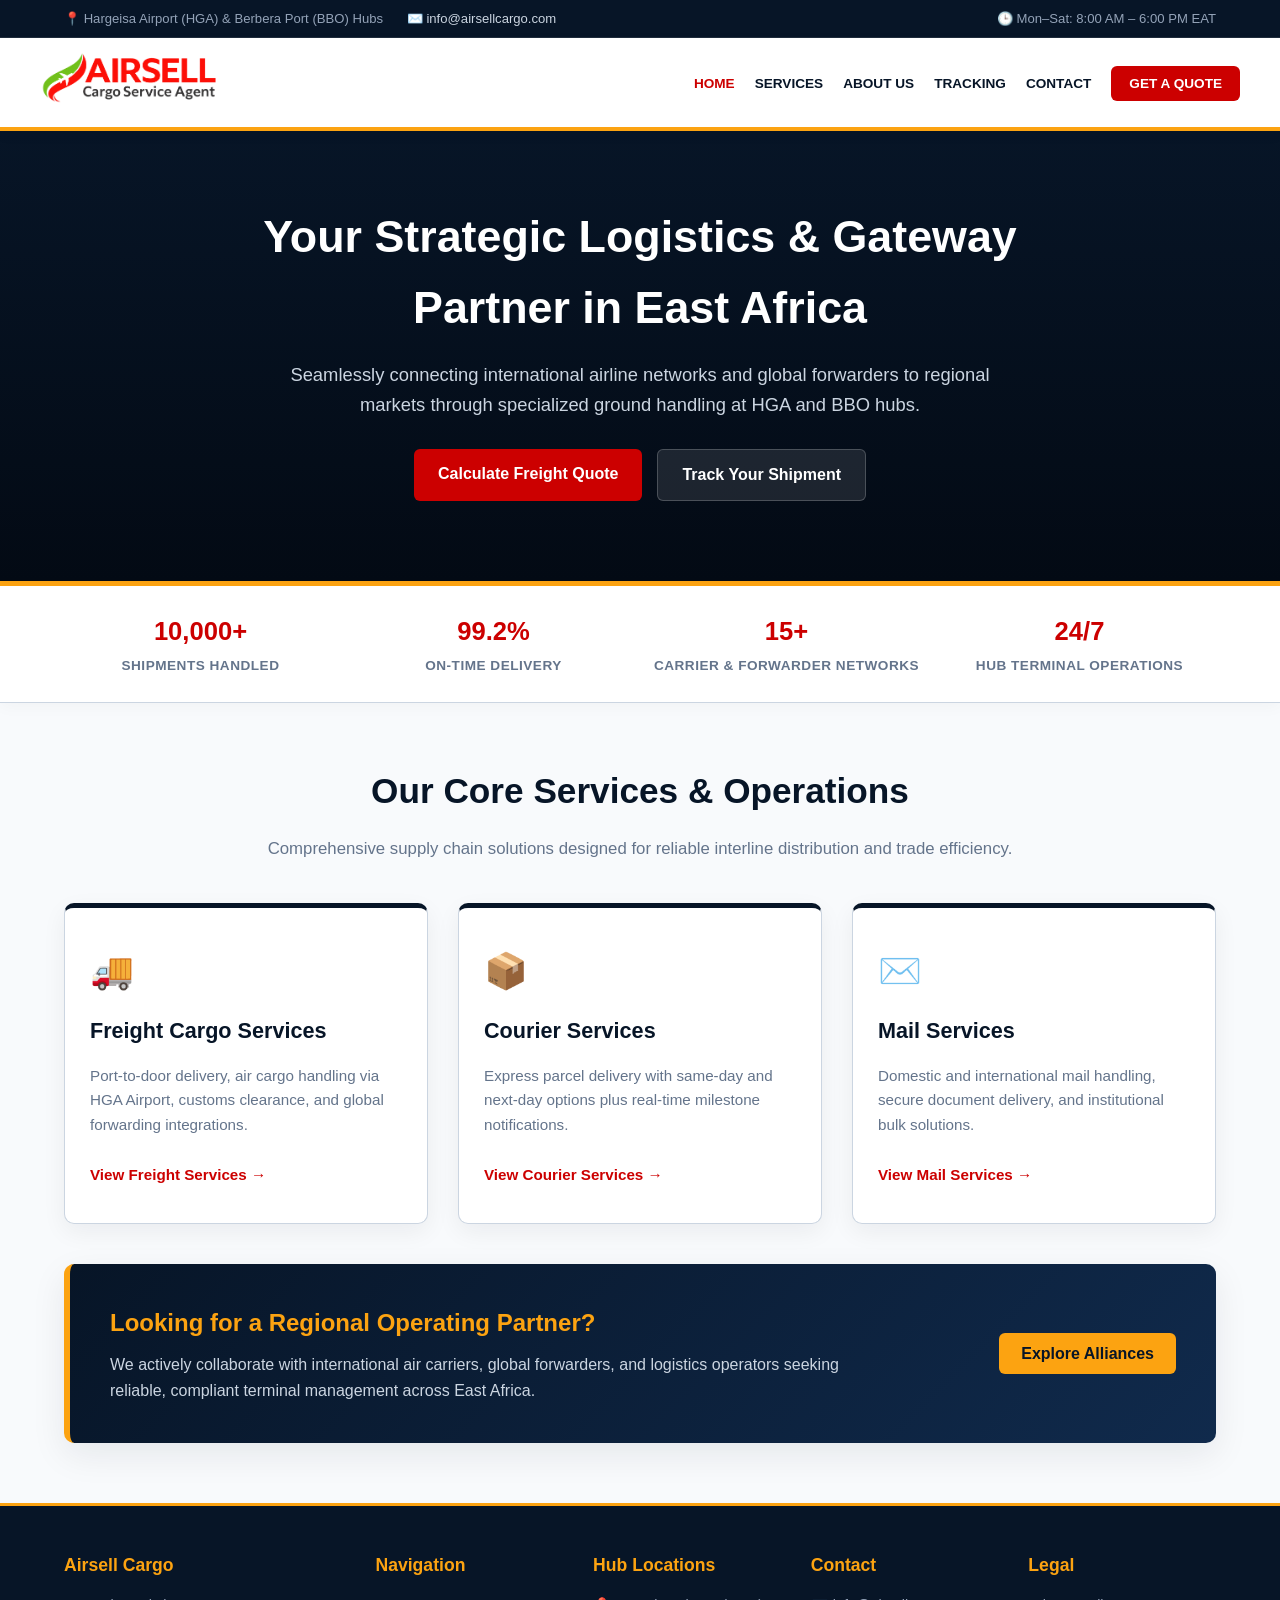
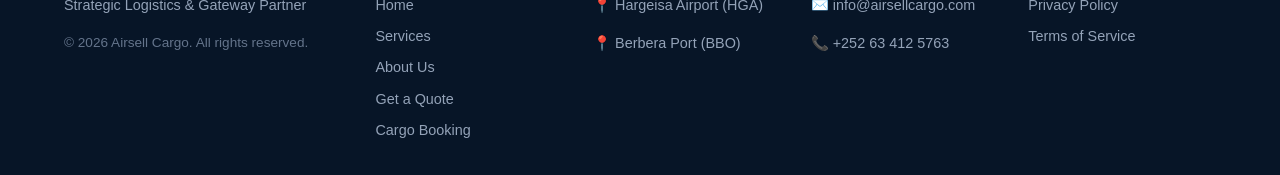
<file: index.html>
<!DOCTYPE html>
<html lang="en">
<head>
  <meta charset="UTF-8">
  <meta http-equiv="X-UA-Compatible" content="IE=edge">
  <meta name="viewport" content="width=device-width, initial-scale=1.0, maximum-scale=5.0">
  <title>Airsell Cargo | Strategic Logistics & Gateway Partner</title>
  <meta name="description" content="Your trusted regional operating extension, connecting international airline networks and global forwarders to East African markets through HGA and BBO hubs.">
  
  <style>  
    :root {
      --brand-red: #cc0000;
      --brand-yellow: #fca311;
      --primary-dark: #071527;
      --text-dark: #0f172a;
      --text-gray: #64748b;
      --bg-light: #f8fafc;
      --card-shadow: 0 12px 35px rgba(7, 21, 39, 0.08);
      --border-color: #cbd5e1;
    }
    
    * { box-sizing: border-box; }

    body { 
      font-family: 'Segoe UI', Roboto, Arial, sans-serif; 
      margin: 0; 
      background: var(--bg-light); 
      color: var(--text-dark); 
      line-height: 1.6; 
    }
    
    .container { 
      max-width: 1200px; 
      margin: auto; 
      padding: 0 24px; 
    }
    
    /* Top Bar */
    .top-bar {
      background: var(--primary-dark);
      color: #94a3b8;
      font-size: 0.82rem;
      padding: 8px 0;
      border-bottom: 1px solid rgba(255, 255, 255, 0.1);
    }

    .top-bar-flex {
      display: flex;
      justify-content: space-between;
      align-items: center;
    }

    .top-bar-info span { margin-right: 20px; }
    .top-bar-info a { color: #cbd5e1; text-decoration: none; }
    .top-bar-info a:hover { color: var(--brand-yellow); }

    /* Header Navigation */
    header { 
      background: #ffffff; 
      border-bottom: 4px solid var(--brand-yellow); 
      box-shadow: 0 4px 12px rgba(0,0,0,0.05); 
      position: sticky;
      top: 0;
      z-index: 1000;
    }
    
    .header-flex { 
      display: flex; 
      justify-content: space-between; 
      align-items: center; 
      padding: 15px 0;
    }
    
    .nav-links { 
      list-style: none; 
      display: flex; 
      align-items: center;
      gap: 20px; 
      margin: 0; 
      padding: 0;
    }
    
    .nav-links a { 
      text-decoration: none; 
      color: var(--primary-dark); 
      font-weight: 600; 
      text-transform: uppercase; 
      font-size: 0.85rem; 
      transition: color 0.3s ease; 
    }
    
    .nav-links a.active, .nav-links a:hover { 
      color: var(--brand-red); 
    }

    .btn-nav-cta {
      background: var(--brand-red);
      color: #ffffff !important;
      padding: 10px 18px;
      border-radius: 6px;
      font-weight: 700 !important;
    }

    .btn-nav-cta:hover {
      background: var(--primary-dark);
    }
    
    /* Hero Section */
    .hero-banner { 
      text-align: center; 
      padding: 70px 20px 80px; 
      background: linear-gradient(180deg, var(--primary-dark) 0%, #030a14 100%);
      color: #ffffff;
      border-bottom: 5px solid var(--brand-yellow); 
    }
    
    .hero-banner h1 { 
      font-size: 2.8rem; 
      margin: 0 0 16px; 
      font-weight: 800; 
      color: #ffffff; 
      max-width: 900px;
      margin-left: auto;
      margin-right: auto;
    } 

    .hero-banner p {
      max-width: 700px;
      margin: 0 auto 30px;
      color: #cbd5e1;
      font-size: 1.15rem;
    }

    .hero-btns {
      display: flex;
      justify-content: center;
      gap: 15px;
    }

    .btn-primary {
      background: var(--brand-red);
      color: #ffffff;
      padding: 12px 24px;
      border-radius: 6px;
      text-decoration: none;
      font-weight: 700;
      transition: background 0.2s;
    }

    .btn-primary:hover {
      background: #a30000;
    }

    .btn-secondary {
      background: rgba(255, 255, 255, 0.1);
      color: #ffffff;
      padding: 12px 24px;
      border-radius: 6px;
      text-decoration: none;
      font-weight: 700;
      border: 1px solid rgba(255, 255, 255, 0.2);
      transition: background 0.2s;
    }

    .btn-secondary:hover {
      background: rgba(255, 255, 255, 0.2);
    }

    /* Trust Metrics Strip */
    .metrics-strip {
      background: #ffffff;
      border-bottom: 1px solid var(--border-color);
      padding: 25px 0;
      box-shadow: 0 4px 15px rgba(0,0,0,0.03);
    }

    .metrics-grid {
      display: grid;
      grid-template-columns: repeat(4, 1fr);
      gap: 20px;
      text-align: center;
    }

    .metric-item strong {
      display: block;
      font-size: 1.6rem;
      color: var(--brand-red);
      font-weight: 800;
    }

    .metric-item span {
      font-size: 0.85rem;
      color: var(--text-gray);
      text-transform: uppercase;
      letter-spacing: 0.5px;
      font-weight: 600;
    }

    /* Services & Partnership Section */
    .services-wrapper {
      max-width: 1200px;
      margin: 60px auto;
      padding: 0 24px;
    }

    .section-title {
      text-align: center;
      margin-bottom: 40px;
    }

    .section-title h2 {
      font-size: 2.2rem;
      color: var(--primary-dark);
      margin-bottom: 10px;
    }

    .section-title p {
      color: var(--text-gray);
      font-size: 1.05rem;
    }

    .services-grid {
      display: grid;
      grid-template-columns: repeat(3, 1fr);
      gap: 30px;
      margin-bottom: 40px;
    }

    .service-card {
      background: #ffffff;
      color: var(--text-dark);
      padding: 35px 25px;
      border-radius: 10px;
      box-shadow: 0 8px 25px rgba(7, 21, 39, 0.06);
      border-top: 5px solid var(--primary-dark);
      border-left: 1px solid var(--border-color);
      border-right: 1px solid var(--border-color);
      border-bottom: 1px solid var(--border-color);
      display: flex;
      flex-direction: column;
      justify-content: space-between;
      transition: transform 0.2s ease;
    }

    .service-card:hover {
      transform: translateY(-4px);
    }

    .service-card .icon {
      font-size: 2.2rem;
      margin-bottom: 15px;
    }

    .service-card h2 {
      color: var(--primary-dark);
      margin-top: 0;
      margin-bottom: 15px;
      font-size: 1.35rem;
    }

    .service-card p {
      color: var(--text-gray);
      font-size: 0.95rem;
      line-height: 1.6;
      margin-bottom: 25px;
    }

    .service-link {
      display: inline-block;
      color: var(--brand-red);
      text-decoration: none;
      font-weight: 700;
      font-size: 0.95rem;
      transition: color 0.2s;
    }

    .service-link:hover {
      color: var(--primary-dark);
    }

    /* Strategic Partnership Spotlight Banner */
    .partnership-spotlight {
      background: linear-gradient(135deg, var(--primary-dark) 0%, #102a4c 100%);
      color: #ffffff;
      padding: 40px;
      border-radius: 10px;
      border-left: 6px solid var(--brand-yellow);
      display: flex;
      justify-content: space-between;
      align-items: center;
      gap: 20px;
      box-shadow: var(--card-shadow);
    }

    .partnership-spotlight h3 {
      color: var(--brand-yellow);
      margin-top: 0;
      margin-bottom: 10px;
      font-size: 1.5rem;
    }

    .partnership-spotlight p {
      color: #cbd5e1;
      margin: 0;
      font-size: 1rem;
      max-width: 750px;
    }

    .btn-partnership {
      background: var(--brand-yellow);
      color: var(--primary-dark);
      padding: 12px 22px;
      border-radius: 6px;
      text-decoration: none;
      font-weight: 800;
      white-space: nowrap;
      transition: background 0.2s;
    }

    .btn-partnership:hover {
      background: #e08e0b;
    }

    /* Footer */
    .site-footer { 
      background: var(--primary-dark); 
      color: #ffffff; 
      padding: 45px 0 25px; 
      font-size: 0.9rem;
      border-top: 3px solid var(--brand-yellow);
    }

    .footer-grid { 
      display: grid; 
      grid-template-columns: 1.5fr repeat(4, 1fr); 
      gap: 30px; 
      max-width: 1200px;
      margin: auto;
      padding: 0 24px;
    }

    .footer-col h3 {
      color: var(--brand-yellow);
      margin-top: 0;
      margin-bottom: 15px;
      font-size: 1.1rem;
    }

    .footer-col ul { list-style: none; padding: 0; margin: 0; }
    .footer-col li { margin-bottom: 8px; }
    .footer-col a { color: #94a3b8; text-decoration: none; transition: color 0.3s ease; }
    .footer-col a:hover { color: #ffffff; }

    @media (max-width: 900px) {
      .services-grid, .metrics-grid { grid-template-columns: 1fr; }
      .hero-btns { flex-direction: column; }
      .partnership-spotlight { flex-direction: column; align-items: flex-start; }
    }
  </style>
</head>
<body>

<!-- Top Notification Bar -->
<div class="top-bar">
  <div class="container top-bar-flex">
    <div class="top-bar-info">
      <span>📍 Hargeisa Airport (HGA) & Berbera Port (BBO) Hubs</span>
      <span>✉️ <a href="mailto:info@airsellcargo.com">info@airsellcargo.com</a></span>
    </div>
    <div>
      <span>🕒 Mon–Sat: 8:00 AM – 6:00 PM EAT</span>
    </div>
  </div>
</div>

<!-- Main Header -->
<header>
  <div class="container header-flex">
    <div class="logo">
      <a href="index.html">
        <img src="logo.png" alt="Airsell Cargo Service Agent" width="180">
      </a>
    </div>
    
    <nav aria-label="Main Navigation">
      <ul class="nav-links">
        <li><a href="index.html" class="active" aria-current="page">Home</a></li>
        <li><a href="services.html">Services</a></li>
        <li><a href="about.html">About Us</a></li>
        <li><a href="tracking.html">Tracking</a></li>
        <li><a href="contact.html">Contact</a></li>
        <li><a href="quote.html" class="btn-nav-cta">Get a Quote</a></li>
      </ul>
    </nav>
  </div>
</header>

<!-- Hero Section -->
<section class="hero-banner">
  <div class="container">
    <h1>Your Strategic Logistics & Gateway Partner in East Africa</h1>
    <p>Seamlessly connecting international airline networks and global forwarders to regional markets through specialized ground handling at HGA and BBO hubs.</p>
    <div class="hero-btns">
      <a href="quote.html" class="btn-primary">Calculate Freight Quote</a>
      <a href="tracking.html" class="btn-secondary">Track Your Shipment</a>
    </div>
  </div>
</section>

<!-- Trust Metrics Strip -->
<div class="metrics-strip">
  <div class="container">
    <div class="metrics-grid">
      <div class="metric-item">
        <strong>10,000+</strong>
        <span>Shipments Handled</span>
      </div>
      <div class="metric-item">
        <strong>99.2%</strong>
        <span>On-Time Delivery</span>
      </div>
      <div class="metric-item">
        <strong>15+</strong>
        <span>Carrier & Forwarder Networks</span>
      </div>
      <div class="metric-item">
        <strong>24/7</strong>
        <span>Hub Terminal Operations</span>
      </div>
    </div>
  </div>
</div>

<!-- Core Services & Partnership Section -->
<div class="services-wrapper">
  <div class="section-title">
    <h2>Our Core Services & Operations</h2>
    <p>Comprehensive supply chain solutions designed for reliable interline distribution and trade efficiency.</p>
  </div>

  <div class="services-grid">
    
    <!-- Service 1 -->
    <div class="service-card">
      <div>
        <div class="icon">🚚</div>
        <h2>Freight Cargo Services</h2>
        <p>Port-to-door delivery, air cargo handling via HGA Airport, customs clearance, and global forwarding integrations.</p>
      </div>
      <div>
        <a href="services.html" class="service-link">View Freight Services →</a>
      </div>
    </div>

    <!-- Service 2 -->
    <div class="service-card">
      <div>
        <div class="icon">📦</div>
        <h2>Courier Services</h2>
        <p>Express parcel delivery with same-day and next-day options plus real-time milestone notifications.</p>
      </div>
      <div>
        <a href="services.html" class="service-link">View Courier Services →</a>
      </div>
    </div>

    <!-- Service 3 -->
    <div class="service-card">
      <div>
        <div class="icon">✉️</div>
        <h2>Mail Services</h2>
        <p>Domestic and international mail handling, secure document delivery, and institutional bulk solutions.</p>
      </div>
      <div>
        <a href="services.html" class="service-link">View Mail Services →</a>
      </div>
    </div>

  </div>

  <!-- Strategic Alliance Spotlight Banner -->
  <div class="partnership-spotlight">
    <div>
      <h3>Looking for a Regional Operating Partner?</h3>
      <p>We actively collaborate with international air carriers, global forwarders, and logistics operators seeking reliable, compliant terminal management across East Africa.</p>
    </div>
    <div>
      <a href="contact.html" class="btn-partnership">Explore Alliances</a>
    </div>
  </div>

</div>

<!-- Footer Section -->
<footer class="site-footer">
  <div class="footer-grid">
    <div class="footer-col">
      <h3>Airsell Cargo</h3>
      <p style="color: #94a3b8;">Strategic Logistics & Gateway Partner</p>
      <p style="color: #64748b; font-size: 0.85rem;">© 2026 Airsell Cargo. All rights reserved.</p>
    </div>

    <div class="footer-col">
      <h3>Navigation</h3>
      <ul>
        <li><a href="index.html">Home</a></li>
        <li><a href="services.html">Services</a></li>
        <li><a href="about.html">About Us</a></li>
        <li><a href="quote.html">Get a Quote</a></li>
        <li><a href="booking.html">Cargo Booking</a></li>
      </ul>
    </div>

    <div class="footer-col">
      <h3>Hub Locations</h3>
      <p style="color: #94a3b8; margin-bottom: 6px;">📍 Hargeisa Airport (HGA)</p>
      <p style="color: #94a3b8;">📍 Berbera Port (BBO)</p>
    </div>

    <div class="footer-col">
      <h3>Contact</h3>
      <p style="color: #94a3b8; margin-bottom: 6px;">✉️ <a href="mailto:info@airsellcargo.com">info@airsellcargo.com</a></p>
      <p style="color: #94a3b8;">📞 +252 63 412 5763</p>
    </div>

    <div class="footer-col">
      <h3>Legal</h3>
      <ul>
        <li><a href="privacy.html">Privacy Policy</a></li>
        <li><a href="terms.html">Terms of Service</a></li>
      </ul>
    </div>
  </div>
</footer>

</body>
</html>
</file>
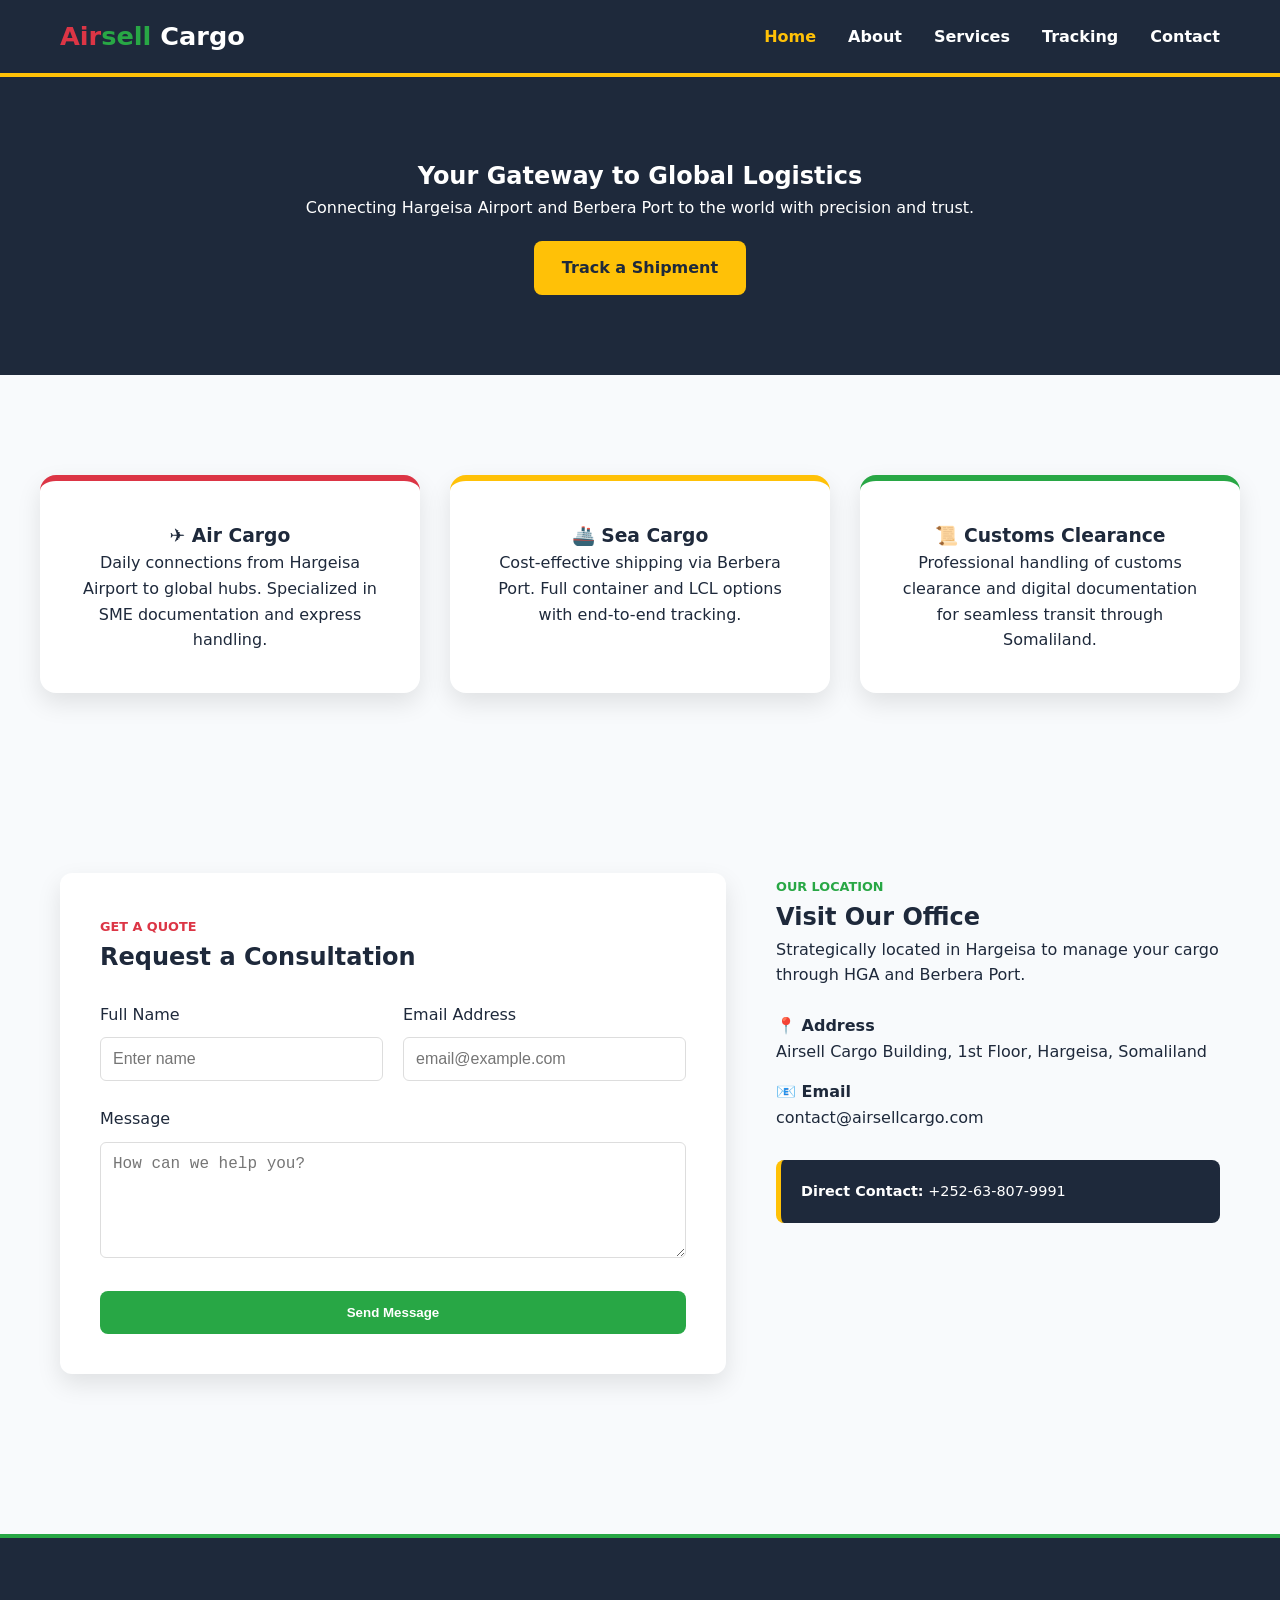
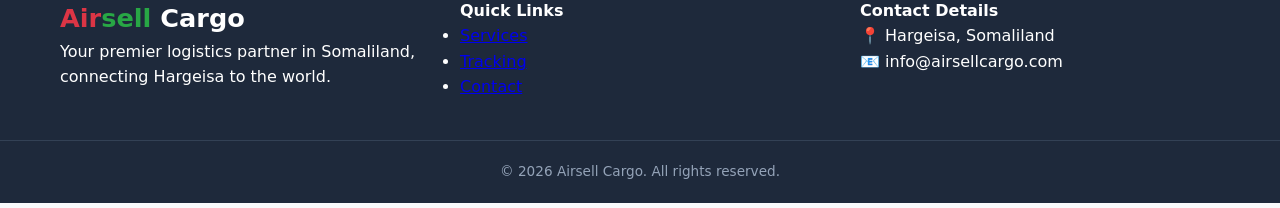
<file: Airsell-web-pages/index.html>
<!DOCTYPE html>
<html lang="en">
<head>
    <meta charset="UTF-8">
    <meta http-equiv="X-UA-Compatible" content="IE=edge"> 
    
    <meta name="viewport" content="width=device-width, initial-scale=1.0, maximum-scale=5.0"> 
    
    <title>Airsell Cargo | Professional Freight Forwarding Hargeisa</title>
    <meta name="description" content="Airsell Cargo: Leading freight forwarding in Hargeisa. Specializing in air and sea cargo, livestock exports, and digital shipment tracking.">
    <meta name="keywords" content="Logistics, Hargeisa, Somaliland, Freight Forwarding, Air Cargo, Berbera Port, Export">

    <meta property="og:title" content="Airsell Cargo | Professional Logistics">
    <meta property="og:description" content="Connecting Somaliland to the world with digital precision.">
    <meta property="og:type" content="website">

    <link rel="stylesheet" href="style.css">

    <meta name="theme-color" content="#0a192f">

    <link rel="preconnect" href="https://fonts.googleapis.com">
</head>
<body>

<header>
    <div class="container header-flex">
        <div class="logo"><span class="brand-red">Air</span><span class="brand-green">sell</span> Cargo</div>
<nav>
    <ul>
        <li><a href="/" class="active">Home</a></li> 
        <li><a href="/about">About</a></li>
        <li><a href="/services">Services</a></li> 
        <li><a href="/tracking">Tracking</a></li> 
        <li><a href="/contact">Contact</a></li>
    </ul>
</nav>
    </div>
</header>

<section class="services-hero">
    <div class="container">
        <h1>Your Gateway to Global Logistics</h1>
        <p>Connecting Hargeisa Airport and Berbera Port to the world with precision and trust.</p>
        <a href="tracking.html" class="btn-primary" style="text-decoration: none; display: inline-block; margin-top: 20px; background: var(--brand-yellow); color: var(--primary-dark);">Track a Shipment</a>
    </div>
</section>

<main class="container" style="padding: 60px 0;">
    <div class="services-grid">
        <div class="service-card">
            <h3>✈️ Air Cargo</h3>
            <p>Daily connections from Hargeisa Airport to global hubs. Specialized in SME documentation and express handling.</p>
        </div>

        <div class="service-card">
            <h3>🚢 Sea Cargo</h3>
            <p>Cost-effective shipping via Berbera Port. Full container and LCL options with end-to-end tracking.</p>
        </div>

        <div class="service-card">
            <h3>📜 Customs Clearance</h3>
            <p>Professional handling of customs clearance and digital documentation for seamless transit through Somaliland.</p>
        </div>
    </div>
</main>

<section id="contact" style="background: var(--light-bg); padding: 80px 0;">
    <div class="container">
        <div class="contact-wrapper">
            <div class="contact-form-container" style="background: white; padding: 40px; border-radius: 12px; box-shadow: var(--card-shadow);">
                <span class="brand-red" style="font-weight: bold; text-transform: uppercase; font-size: 0.8rem;">Get a Quote</span>
                <h2 style="margin-bottom: 25px;">Request a Consultation</h2>
                <form class="main-contact-form">
                    <div class="form-row" style="display: flex; gap: 20px; margin-bottom: 15px;">
                        <div class="form-field" style="flex: 1;">
                            <label>Full Name</label>
                            <input type="text" placeholder="Enter name" required style="width: 100%; padding: 12px; border: 1px solid #ddd; border-radius: 6px;">
                        </div>
                        <div class="form-field" style="flex: 1;">
                            <label>Email Address</label>
                            <input type="email" placeholder="email@example.com" required style="width: 100%; padding: 12px; border: 1px solid #ddd; border-radius: 6px;">
                        </div>
                    </div>
                    <div class="form-field" style="margin-bottom: 15px;">
                        <label>Message</label>
                        <textarea placeholder="How can we help you?" rows="5" style="width: 100%; padding: 12px; border: 1px solid #ddd; border-radius: 6px;"></textarea>
                    </div>
                    <button type="submit" class="btn-primary" style="width: 100%; cursor: pointer;">Send Message</button>
                </form>
            </div>

            <div class="contact-info-container">
                <span class="brand-green" style="font-weight: bold; text-transform: uppercase; font-size: 0.8rem;">Our Location</span>
                <h2>Visit Our Office</h2>
                <p>Strategically located in Hargeisa to manage your cargo through HGA and Berbera Port.</p>
                
                <div class="info-item" style="margin-top: 25px;">
                    <strong>📍 Address</strong>
                    <p>Airsell Cargo Building, 1st Floor, Hargeisa, Somaliland</p>
                </div>
                <div class="info-item" style="margin-top: 15px;">
                    <strong>📧 Email</strong>
                    <p>contact@airsellcargo.com</p>
                </div>
                <div style="background: var(--primary-dark); color: white; padding: 20px; border-radius: 8px; margin-top: 30px; border-left: 5px solid var(--brand-yellow);">
                    <p style="margin: 0; font-size: 0.9rem;"><strong>Direct Contact:</strong> +252-63-807-9991</p>
                </div>
            </div>
        </div>
    </div>
</section>

<footer>
    <div class="container footer-grid">
        <div class="footer-column">
            <div class="logo"><span class="brand-red">Air</span><span class="brand-green">sell</span> Cargo</div>
            <p>Your premier logistics partner in Somaliland, connecting Hargeisa to the world.</p>
        </div>
        <div class="footer-column">
            <h4>Quick Links</h4>
            <ul>
       <li><a href="/services">Services</a></li> 
        <li><a href="/tracking">Tracking</a></li> 
        <li><a href="/#contact">Contact</a></li>
            </ul>
        </div>
        <div class="footer-column">
            <h4>Contact Details</h4>
            <p>📍 Hargeisa, Somaliland</p>
            <p>📧 info@airsellcargo.com</p>
        </div>
    </div>
    <div class="footer-bottom">
        <p>&copy; 2026 Airsell Cargo. All rights reserved.</p>
    </div>
</footer>

</body>
</html>
</file>
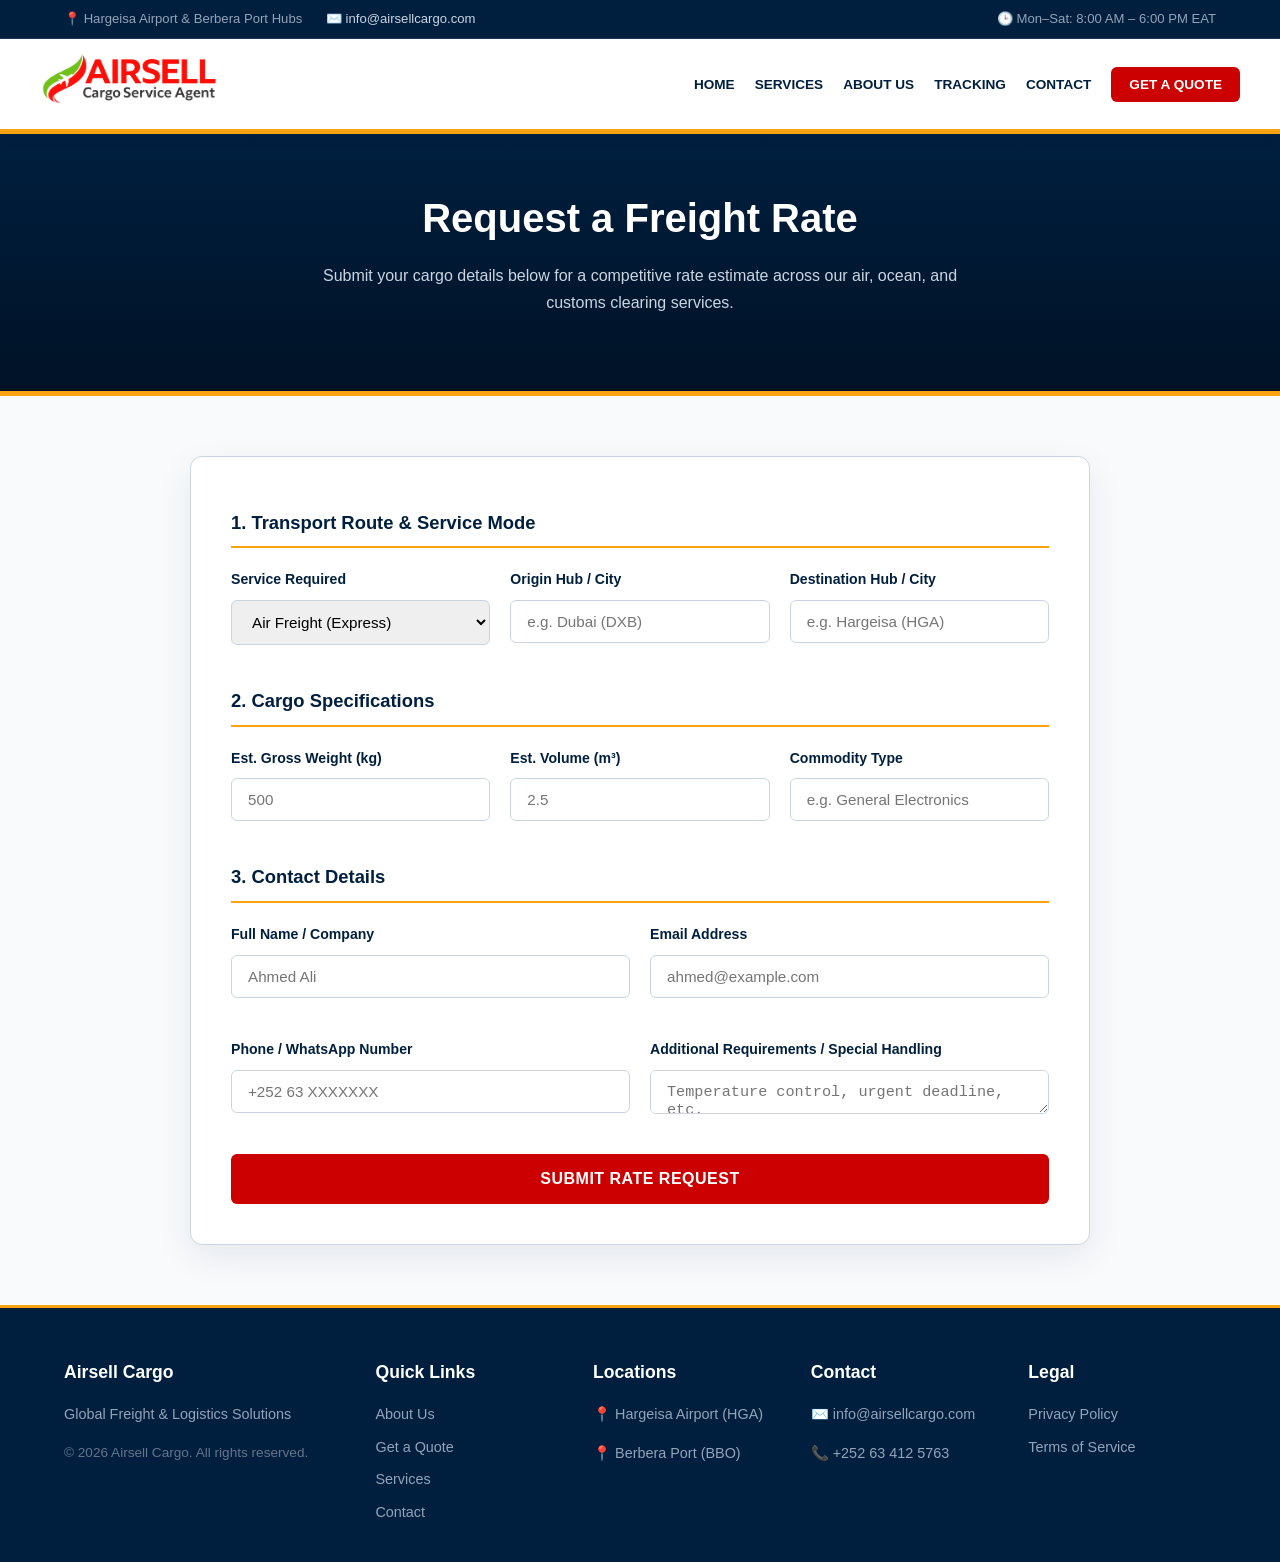
<file: 1quote.html>
<!DOCTYPE html>
<html lang="en">
<head>
  <meta charset="UTF-8">
  <meta http-equiv="X-UA-Compatible" content="IE=edge">
  <meta name="viewport" content="width=device-width, initial-scale=1.0, maximum-scale=5.0">
  <title>Get a Freight Quote | Airsell Cargo</title>
  <meta name="description" content="Request an instant freight estimate for air cargo, ocean shipping, or customs clearing with Airsell Cargo.">
  
  <style>
    :root {
      --brand-red: #cc0000;
      --brand-green: #008800;
      --brand-yellow: #fca311;
      --primary-dark: #001f3f;
      --text-dark: #0f172a;
      --text-gray: #64748b;
      --bg-light: #f8fafc;
      --card-shadow: 0 12px 35px rgba(0, 31, 63, 0.08);
      --border-color: #cbd5e1;
    }
    * { box-sizing: border-box; }
    body {
      font-family: 'Segoe UI', Roboto, Arial, sans-serif;
      margin: 0;
      background: #ffffff;
      color: var(--text-dark);
      line-height: 1.7;
    }
    .container { max-width: 1200px; margin: auto; padding: 0 24px; }
    
    /* Top Bar */
    .top-bar {
      background: var(--primary-dark);
      color: #94a3b8;
      font-size: 0.82rem;
      padding: 8px 0;
      border-bottom: 1px solid rgba(255, 255, 255, 0.1);
    }
    .top-bar-flex { display: flex; justify-content: space-between; align-items: center; }
    .top-bar-info span { margin-right: 20px; }
    .top-bar-info a { color: #cbd5e1; text-decoration: none; }
    .top-bar-info a:hover { color: var(--brand-yellow); }
    
    /* Header Navigation */
    header {
      background: #ffffff;
      border-bottom: 5px solid var(--brand-yellow);
      box-shadow: 0 4px 12px rgba(0,0,0,0.06);
      position: sticky;
      top: 0;
      z-index: 1000;
    }
    .header-flex { display: flex; justify-content: space-between; align-items: center; padding: 15px 0; }
    .nav-links { list-style: none; display: flex; align-items: center; gap: 20px; margin: 0; padding: 0; }
    .nav-links a {
      text-decoration: none;
      color: var(--primary-dark);
      font-weight: 600;
      text-transform: uppercase;
      font-size: 0.85rem;
      transition: color 0.3s ease;
    }
    .nav-links a.active, .nav-links a:hover { color: var(--brand-red); }
    .btn-nav-cta {
      background: var(--brand-red);
      color: #ffffff !important;
      padding: 10px 18px;
      border-radius: 6px;
      font-weight: 700 !important;
    }
    
    /* Hero Banner */
    .hero-banner {
      text-align: center;
      padding: 50px 20px 60px;
      background: linear-gradient(180deg, var(--primary-dark) 0%, #001226 100%);
      color: #ffffff;
      border-bottom: 5px solid var(--brand-yellow);
    }
    .hero-banner h1 { font-size: 2.5rem; margin: 0 0 10px; font-weight: 800; }
    .hero-banner p { max-width: 650px; margin: 0 auto 15px; color: #cbd5e1; font-size: 1rem; }
    
    /* Form Layout */
    .quote-section { padding: 60px 0; background: var(--bg-light); }
    .quote-card {
      background: #ffffff;
      border-radius: 12px;
      box-shadow: var(--card-shadow);
      padding: 40px;
      border: 1px solid var(--border-color);
      max-width: 900px;
      margin: 0 auto;
    }
    .form-grid-2 { display: grid; grid-template-columns: 1fr 1fr; gap: 20px; margin-bottom: 20px; }
    .form-grid-3 { display: grid; grid-template-columns: repeat(3, 1fr); gap: 20px; margin-bottom: 20px; }
    .form-group { display: flex; flex-direction: column; margin-bottom: 20px; }
    .form-group label { font-weight: 700; font-size: 0.88rem; color: var(--primary-dark); margin-bottom: 8px; }
    .form-group input, .form-group select, .form-group textarea {
      padding: 12px 16px;
      border: 1px solid var(--border-color);
      border-radius: 6px;
      font-size: 0.95rem;
      outline: none;
      transition: border-color 0.2s;
    }
    .form-group input:focus, .form-group select:focus, .form-group textarea:focus { border-color: var(--brand-red); }
    .btn-submit {
      background: var(--brand-red);
      color: #ffffff;
      border: none;
      padding: 16px 32px;
      font-size: 1rem;
      font-weight: 700;
      border-radius: 6px;
      cursor: pointer;
      width: 100%;
      text-transform: uppercase;
      letter-spacing: 0.5px;
      transition: background 0.3s;
    }
    .btn-submit:hover { background: var(--primary-dark); }
    
    .form-section-title {
      font-size: 1.15rem;
      color: var(--primary-dark);
      border-bottom: 2px solid var(--brand-yellow);
      padding-bottom: 8px;
      margin-top: 10px;
      margin-bottom: 20px;
      font-weight: 700;
    }
    
    /* Footer */
    .site-footer {
      background: var(--primary-dark);
      color: #ffffff;
      padding: 50px 0 30px;
      font-size: 0.9rem;
      border-top: 3px solid var(--brand-yellow);
    }
    .footer-grid { display: grid; grid-template-columns: 1.5fr repeat(4, 1fr); gap: 30px; }
    .footer-col h4 { color: var(--brand-yellow); margin-top: 0; margin-bottom: 15px; font-size: 1.1rem; }
    .footer-col ul { list-style: none; padding: 0; margin: 0; }
    .footer-col li { margin-bottom: 8px; }
    .footer-col a { color: #94a3b8; text-decoration: none; transition: color 0.3s ease; }
    .footer-col a:hover { color: #ffffff; }
    
    @media (max-width: 768px) {
      .form-grid-2, .form-grid-3 { grid-template-columns: 1fr; }
      .footer-grid { grid-template-columns: 1fr; gap: 25px; }
      .top-bar { display: none; }
    }
  </style>
</head>
<body>

  <!-- Top Navigation Bar -->
  <div class="top-bar">
    <div class="container top-bar-flex">
      <div class="top-bar-info">
        <span>📍 Hargeisa Airport & Berbera Port Hubs</span>
        <span>✉️ <a href="mailto:info@airsellcargo.com">info@airsellcargo.com</a></span>
      </div>
      <div>
        <span>🕒 Mon–Sat: 8:00 AM – 6:00 PM EAT</span>
      </div>
    </div>
  </div>

  <!-- Header Navigation -->
  <header>
    <div class="container header-flex">
      <div class="logo">
        <a href="index.html">
          <img src="logo.png" alt="Airsell Cargo" width="180">
        </a>
      </div>
      <nav aria-label="Main Navigation">
        <ul class="nav-links">
          <li><a href="index.html">Home</a></li>
          <li><a href="services.html">Services</a></li>
          <li><a href="about.html">About Us</a></li>
          <li><a href="tracking.html">Tracking</a></li>
          <li><a href="contact.html">Contact</a></li>
          <li><a href="quote.html" class="btn-nav-cta">Get a Quote</a></li>
        </ul>
      </nav>
    </div>
  </header>

  <!-- Hero Section -->
  <section class="hero-banner">
    <div class="container">
      <h1>Request a Freight Rate</h1>
      <p>Submit your cargo details below for a competitive rate estimate across our air, ocean, and customs clearing services.</p>
    </div>
  </section>

  <!-- Main Content & Form -->
  <main class="quote-section">
    <div class="container">
      <div class="quote-card">
        <form id="quoteForm" action="https://formsubmit.co/1233a26cfc71ac026ab36a3426f8e462" method="POST" enctype="multipart/form-data">
          <!-- FormSubmit Settings -->
          <input type="hidden" name="_captcha" value="false">
          <input type="hidden" name="_template" value="table">
          <input type="hidden" name="_subject" value="🚚 Freight Quote: {Service_Required} ({Origin_Hub} ➔ {Destination_Hub}) - {Full_Name}">
          <input type="hidden" name="_next" value="https://airsellcargo.com/thank.html">
          <input type="hidden" name="_autoresponse" value="Thank you for contacting Airsell Cargo. We have received your freight quote request and our team will get back to you shortly.">

          <!-- 1. Route Selection -->
          <div class="form-section-title">1. Transport Route & Service Mode</div>
          <div class="form-grid-3">
            <div class="form-group">
              <label for="service-type">Service Required</label>
              <select id="service-type" name="Service_Required" required>
                <option value="Air Freight (Express)">Air Freight (Express)</option>
                <option value="Air Charter Special">Air Charter Special</option>
                <option value="Ocean Cargo (FCL)">Ocean Cargo (FCL)</option>
                <option value="Ocean Cargo (LCL)">Ocean Cargo (LCL)</option>
                <option value="Customs Clearance Only">Customs Clearance Only</option>
              </select>
            </div>
            <div class="form-group">
              <label for="origin">Origin Hub / City</label>
              <input type="text" id="origin" name="Origin_Hub" placeholder="e.g. Dubai (DXB)" required>
            </div>
            <div class="form-group">
              <label for="destination">Destination Hub / City</label>
              <input type="text" id="destination" name="Destination_Hub" placeholder="e.g. Hargeisa (HGA)" required>
            </div>
          </div>

          <!-- 2. Cargo Details -->
          <div class="form-section-title">2. Cargo Specifications</div>
          <div class="form-grid-3">
            <div class="form-group">
              <label for="weight">Est. Gross Weight (kg)</label>
              <input type="number" id="weight" name="Est_Gross_Weight_kg" placeholder="500" required>
            </div>
            <div class="form-group">
              <label for="volume">Est. Volume (m³)</label>
              <input type="number" step="0.1" id="volume" name="Est_Volume_m3" placeholder="2.5">
            </div>
            <div class="form-group">
              <label for="commodity">Commodity Type</label>
              <input type="text" id="commodity" name="Commodity_Type" placeholder="e.g. General Electronics" required>
            </div>
          </div>

          <!-- 3. Contact Information -->
          <div class="form-section-title">3. Contact Details</div>
          <div class="form-grid-2">
            <div class="form-group">
              <label for="fullname">Full Name / Company</label>
              <input type="text" id="fullname" name="Full_Name" placeholder="Ahmed Ali" required>
            </div>
            <div class="form-group">
              <label for="email">Email Address</label>
              <input type="email" id="email" name="email" placeholder="ahmed@example.com" required>
            </div>
          </div>
          <div class="form-grid-2">
            <div class="form-group">
              <label for="phone">Phone / WhatsApp Number</label>
              <input type="tel" id="phone" name="Phone_Number" placeholder="+252 63 XXXXXXX" required>
            </div>
            <div class="form-group">
              <label for="notes">Additional Requirements / Special Handling</label>
              <textarea id="notes" name="Special_Handling_Notes" rows="1" placeholder="Temperature control, urgent deadline, etc."></textarea>
            </div>
          </div>

          <button type="submit" class="btn-submit">Submit Rate Request</button>
        </form>
      </div>
    </div>
  </main>

  <!-- Footer Section -->
  <footer class="site-footer">
    <div class="container footer-grid">
      <div class="footer-col">
        <h4 style="color: #ffffff;">Airsell Cargo</h4>
        <p style="color: #94a3b8;">Global Freight & Logistics Solutions</p>
        <p style="color: #64748b; font-size: 0.85rem;">© 2026 Airsell Cargo. All rights reserved.</p>
      </div>
      <div class="footer-col">
        <h4 style="color: #ffffff;">Quick Links</h4>
        <ul>
          <li><a href="about.html">About Us</a></li>
          <li><a href="quote.html">Get a Quote</a></li>
          <li><a href="services.html">Services</a></li>
          <li><a href="contact.html">Contact</a></li>
        </ul>
      </div>
      <div class="footer-col">
        <h4 style="color: #ffffff;">Locations</h4>
        <p style="color: #94a3b8; margin-bottom: 6px;">📍 Hargeisa Airport (HGA)</p>
        <p style="color: #94a3b8;">📍 Berbera Port (BBO)</p>
      </div>
      <div class="footer-col">
        <h4 style="color: #ffffff;">Contact</h4>
        <p style="color: #94a3b8; margin-bottom: 6px;">✉️ info@airsellcargo.com</p>
        <p style="color: #94a3b8;">📞 +252 63 412 5763</p>
      </div>
      <div class="footer-col">
        <h4 style="color: #ffffff;">Legal</h4>
        <ul>
          <li><a href="privacy.html">Privacy Policy</a></li>
          <li><a href="terms.html">Terms of Service</a></li>
        </ul>
      </div>
    </div>
  </footer>

</body>
</html>
</file>
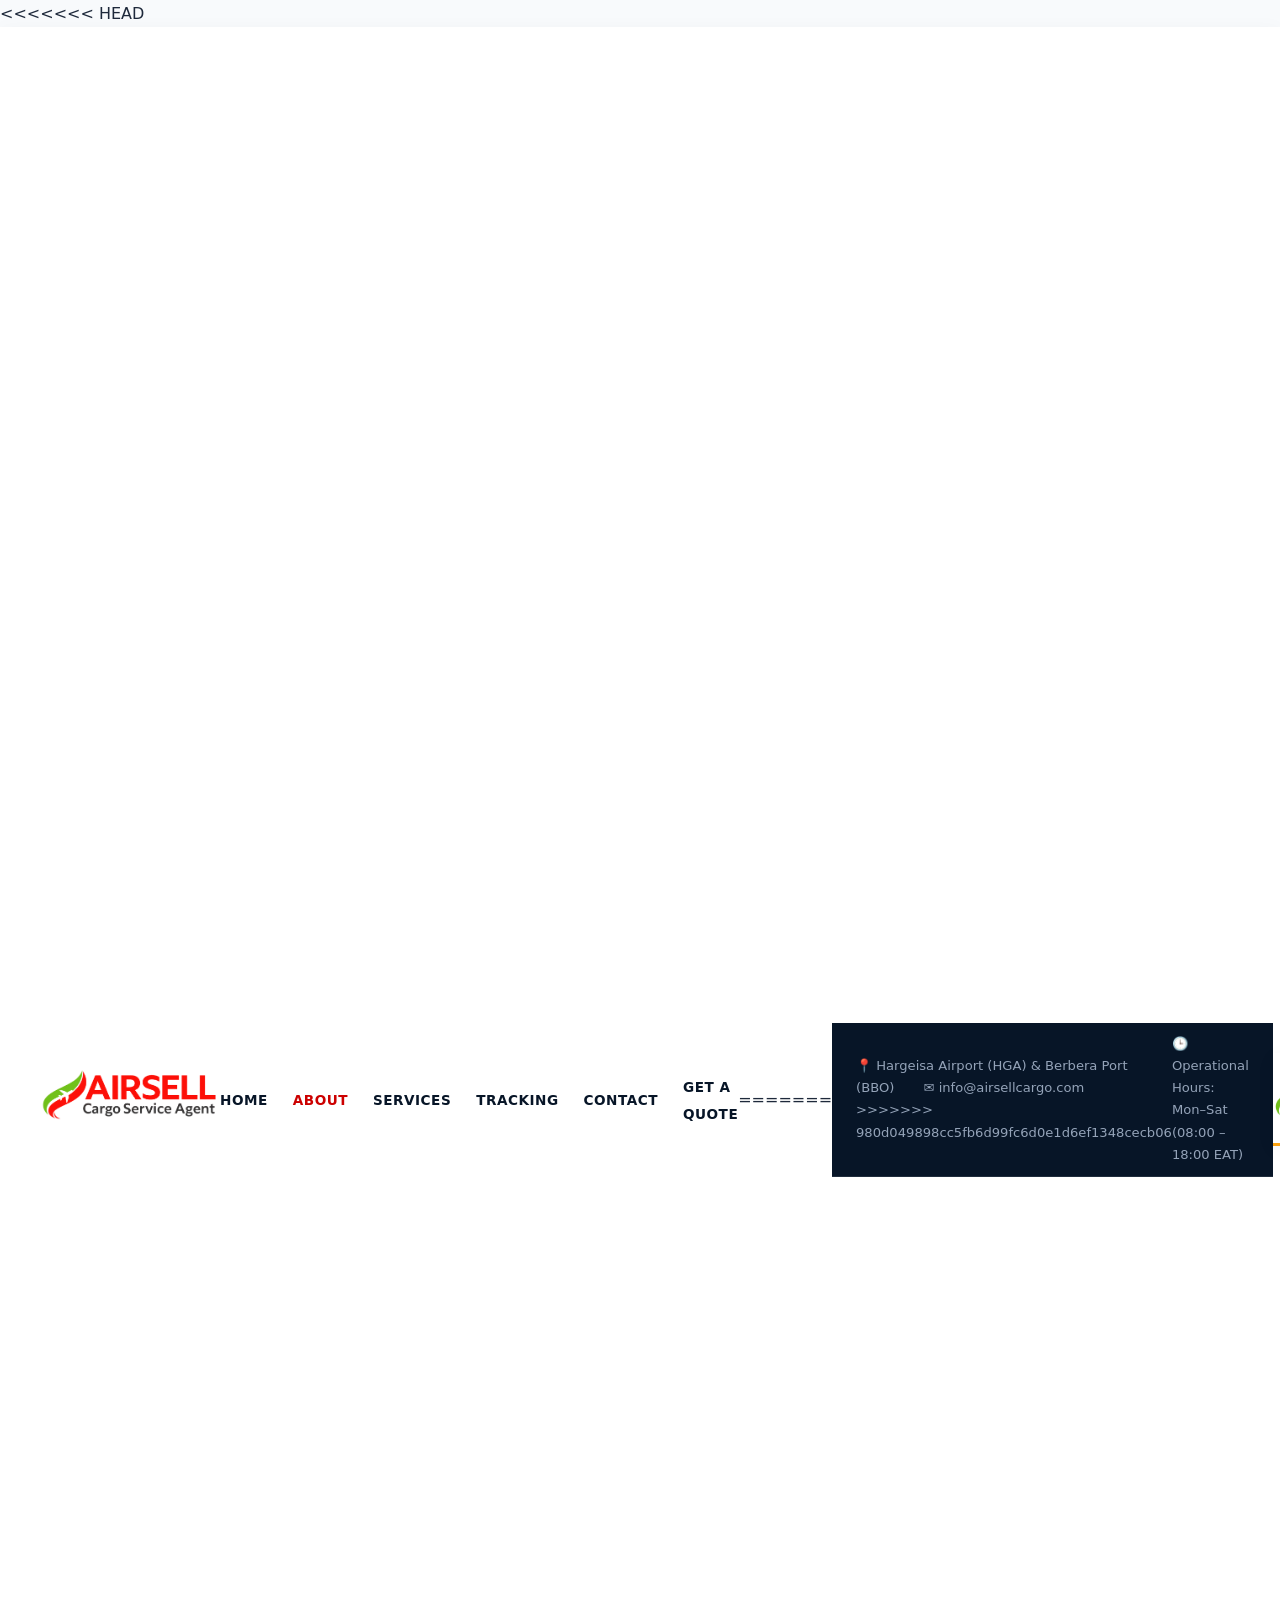
<file: about.html>
<!DOCTYPE html>
<html lang="en">
<head>
  <meta charset="UTF-8">
  <meta http-equiv="X-UA-Compatible" content="IE=edge">
  <meta name="viewport" content="width=device-width, initial-scale=1.0, maximum-scale=5.0">
  <title>About Us | Airsell Cargo - Global Logistics & East Africa Gateway</title>
  <meta name="description" content="Discover Airsell Cargo, a licensed freight forwarding provider established in 2024 connecting global trade lanes to East Africa through Hargeisa Airport (HGA) and Berbera Port (BBO).">
  
  <style>
    :root {
      --brand-red: #cc0000;
      --brand-yellow: #fca311;
      --primary-dark: #071527;
      --text-dark: #1e293b;
      --text-gray: #64748b;
      --bg-light: #f8fafc;
      --card-shadow: 0 12px 35px rgba(7, 21, 39, 0.08);
      --border-color: #e2e8f0;
    }
    
    * { box-sizing: border-box; }

    body { 
      font-family: 'Segoe UI', system-ui, -apple-system, sans-serif; 
      margin: 0; 
      background: var(--bg-light); 
      color: var(--text-dark); 
      line-height: 1.7; 
    }
    
    .container { 
      max-width: 1200px; 
      margin: auto; 
      padding: 0 24px; 
    }
    
    /* Top Utility Bar */
    .top-bar {
      background: var(--primary-dark);
      color: #94a3b8;
      font-size: 0.82rem;
      padding: 10px 0;
      border-bottom: 1px solid rgba(255, 255, 255, 0.1);
    }

    .top-bar-flex {
      display: flex;
      justify-content: space-between;
      align-items: center;
    }

    .top-bar-info span { margin-right: 25px; }
    .top-bar-info a { color: #cbd5e1; text-decoration: none; }
    .top-bar-info a:hover { color: var(--brand-yellow); }

    /* Main Navigation */
    header { 
      background: #ffffff; 
      border-bottom: 3px solid var(--brand-yellow); 
      box-shadow: 0 4px 20px rgba(0,0,0,0.04); 
      position: sticky;
      top: 0;
      z-index: 1000;
    }
    
    .header-flex { 
      display: flex; 
      justify-content: space-between; 
      align-items: center; 
      padding: 18px 0;
    }
    
    .nav-links { 
      list-style: none; 
      display: flex; 
      align-items: center;
      gap: 25px; 
      margin: 0; 
      padding: 0;
    }
    
    .nav-links a { 
      text-decoration: none; 
      color: var(--primary-dark); 
      font-weight: 600; 
      text-transform: uppercase; 
      font-size: 0.85rem; 
      letter-spacing: 0.5px;
      transition: color 0.3s ease; 
    }
    
    .nav-links a.active, .nav-links a:hover { 
      color: var(--brand-red); 
    }

    .btn-nav-cta {
      background: var(--brand-red);
      color: #ffffff !important;
      padding: 10px 20px;
      border-radius: 4px;
      font-weight: 700 !important;
    }

    .btn-nav-cta:hover {
      background: var(--primary-dark);
    }
    
    /* Hero Banner / Page Header */
    .page-header { 
      text-align: center; 
      padding: 70px 20px 60px; 
      background: linear-gradient(135deg, var(--primary-dark) 0%, #030a14 100%);
      color: #ffffff;
      border-bottom: 5px solid var(--brand-yellow); 
    }
    
    .page-header h1 { 
      font-size: 2.8rem; 
      margin: 0 0 15px; 
      font-weight: 800; 
      letter-spacing: -0.5px;
    } 

    .page-header p {
      max-width: 700px;
      margin: 0 auto;
      color: #94a3b8;
      font-size: 1.15rem;
    }

    /* Main Content Sections */
    .content-wrapper {
      max-width: 1200px;
      margin: 60px auto;
      padding: 0 24px;
    }

    /* Corporate Narrative Grid */
    .about-grid {
      display: grid;
      grid-template-columns: 1.1fr 0.9fr;
      gap: 50px;
      align-items: center;
      margin-bottom: 70px;
    }

    .about-text h2 {
      font-size: 2.2rem;
      color: var(--primary-dark);
      margin-top: 0;
      margin-bottom: 20px;
      line-height: 1.2;
    }

    .about-text p {
      color: var(--text-gray);
      font-size: 1.05rem;
      margin-bottom: 20px;
    }

    /* Key Hubs Highlight Cards */
    .hubs-container {
      display: grid;
      grid-template-columns: 1fr 1fr;
      gap: 20px;
    }

    .hub-card {
      background: #ffffff;
      padding: 25px;
      border-radius: 8px;
      border-left: 4px solid var(--brand-red);
      box-shadow: 0 5px 15px rgba(0,0,0,0.03);
      border-top: 1px solid var(--border-color);
      border-right: 1px solid var(--border-color);
      border-bottom: 1px solid var(--border-color);
    }

    .hub-card h4 {
      margin: 0 0 8px;
      color: var(--primary-dark);
      font-size: 1.1rem;
    }

    .hub-card p {
      margin: 0;
      color: var(--text-gray);
      font-size: 0.9rem;
    }

    /* Operational Strengths Grid */
    .strengths-grid {
      display: grid;
      grid-template-columns: repeat(3, 1fr);
      gap: 30px;
      margin-bottom: 60px;
    }

    .strength-box {
      background: #ffffff;
      padding: 35px 30px;
      border-radius: 10px;
      box-shadow: 0 8px 25px rgba(7, 21, 39, 0.04);
      border: 1px solid var(--border-color);
      transition: transform 0.3s ease;
    }

    .strength-box:hover {
      transform: translateY(-5px);
      border-color: var(--brand-yellow);
    }

    .strength-box h3 {
      color: var(--primary-dark);
      font-size: 1.25rem;
      margin-top: 0;
      margin-bottom: 12px;
    }

    .strength-box p {
      color: var(--text-gray);
      font-size: 0.95rem;
      margin: 0;
    }

    /* Global Standards Banner */
    .standards-banner {
      background: var(--primary-dark);
      color: #ffffff;
      border-radius: 12px;
      padding: 50px;
      text-align: center;
      margin-bottom: 60px;
    }

    .standards-banner h2 {
      color: #ffffff;
      margin-top: 0;
      margin-bottom: 15px;
      font-size: 2rem;
    }

    .standards-banner p {
      color: #94a3b8;
      max-width: 700px;
      margin: 0 auto 30px;
    }

    .btn-primary-action {
      background: var(--brand-yellow);
      color: var(--primary-dark);
      padding: 14px 32px;
      border-radius: 4px;
      font-weight: 700;
      text-decoration: none;
      display: inline-block;
      text-transform: uppercase;
      font-size: 0.9rem;
      transition: background 0.3s ease;
    }

    .btn-primary-action:hover {
      background: #ffffff;
    }

    /* Footer */
    .site-footer { 
      background: var(--primary-dark); 
      color: #ffffff; 
      padding: 60px 0 30px; 
      font-size: 0.9rem;
      border-top: 3px solid var(--brand-yellow);
    }

    .footer-grid { 
      display: grid; 
      grid-template-columns: 1.5fr repeat(4, 1fr); 
      gap: 30px; 
      max-width: 1200px;
      margin: auto;
      padding: 0 24px 40px;
      border-bottom: 1px solid rgba(255,255,255,0.1);
    }

    .footer-col h3 {
      color: var(--brand-yellow);
      margin-top: 0;
      margin-bottom: 20px;
      font-size: 1.05rem;
      text-transform: uppercase;
      letter-spacing: 0.5px;
    }

    .footer-col ul { list-style: none; padding: 0; margin: 0; }
    .footer-col li { margin-bottom: 10px; }
    .footer-col a { color: #94a3b8; text-decoration: none; transition: color 0.3s ease; }
    .footer-col a:hover { color: #ffffff; }

    .footer-bottom {
      max-width: 1200px;
      margin: 30px auto 0;
      padding: 0 24px;
      display: flex;
      justify-content: space-between;
      color: #64748b;
      font-size: 0.85rem;
    }

    @media (max-width: 900px) {
      .about-grid, .strengths-grid, .footer-grid { grid-template-columns: 1fr; }
      .hubs-container { grid-template-columns: 1fr; }
      .top-bar { display: none; }
    }
  </style>
</head>
<body>

<<<<<<< HEAD
<header>
    <div class="container header-flex">
        <div class="logo">
            <a href="index.html">
                <img src="logo.png" alt="Airsell Cargo - Multimodal Freight Services" width="180">
            </a>
        </div>
        
        <nav>
            <ul class="nav-links">
                <li><a href="index.html">Home</a></li>
                <li><a href="about.html" class="active">About</a></li>
                <li><a href="services.html">Services</a></li>
                <li><a href="tracking.html">Tracking</a></li>
                <li><a href="contact.html">Contact</a></li>
                <li><a href="quote.html">Get a Quote</a></li>
            </ul>
            </ul>
        </nav>
=======
<!-- Top Utility Bar -->
<div class="top-bar">
  <div class="container top-bar-flex">
    <div class="top-bar-info">
      <span>📍 Hargeisa Airport (HGA) & Berbera Port (BBO)</span>
      <span>✉️ info@airsellcargo.com</span>
>>>>>>> 980d049898cc5fb6d99fc6d0e1d6ef1348cecb06
    </div>
    <div>
      <span>🕒 Operational Hours: Mon–Sat (08:00 – 18:00 EAT)</span>
    </div>
  </div>
</div>

<!-- Main Navigation -->
<header>
  <div class="container header-flex">
    <div class="logo">
      <a href="index.html">
        <img src="logo.png" alt="Airsell Cargo Service Agent" width="160" style="display: block;">
      </a>
    </div>
    
    <nav aria-label="Main Navigation">
      <ul class="nav-links">
        <li><a href="index.html">Home</a></li>
        <li><a href="services.html">Services</a></li>
        <li><a href="about.html" class="active" aria-current="page">About Us</a></li>
        <li><a href="tracking.html">Tracking</a></li>
        <li><a href="contact.html">Contact</a></li>
        <li><a href="quote.html" class="btn-nav-cta">Get a Quote</a></li>
      </ul>
    </nav>
  </div>
</header>

<!-- Page Header Banner -->
<section class="page-header">
  <div class="container">
    <h1>Connecting East Africa to the World</h1>
    <p>Established in 2024 as a premier licensed freight forwarding provider, bridging global supply chains with strategic domestic gateways.</p>
  </div>
</section>

<!-- Content Wrapper -->
<div class="content-wrapper">

  <!-- Corporate Narrative Grid -->
  <div class="about-grid">
    <div class="about-text">
      <h2>Your Trusted Partner in Multimodal Freight Forwarding</h2>
      <p>Airsell Cargo was founded with a singular mission: to streamline international trade corridors into and out of East Africa. By combining cutting-edge digital tracking with rigorous on-the-ground handling, we eliminate friction points across your supply chain.</p>
      <p>Whether navigating complex regulatory customs protocols or managing expedited air cargo movements, our personnel provide the oversight, transparency, and reliability required by enterprise-grade shippers and international forwarders.</p>
    </div>
    
    <!-- Key Terminal Hubs -->
    <div class="hubs-container">
      <div class="hub-card">
        <h4>Hargeisa Hub (HGA)</h4>
        <p>Strategic airport terminal coordination ensuring rapid air cargo intake, dispatch, and custom clearance.</p>
      </div>
      <div class="hub-card">
        <h4>Berbera Port (BBO)</h4>
        <p>Advanced maritime-to-land logistics connection handling high-volume containers and intermodal freight.</p>
      </div>
    </div>
  </div>

  <!-- Operational Core Values -->
  <div class="strengths-grid">
    <div class="strength-box">
      <h3>Compliance & Security</h3>
      <p>Full regulatory adherence to regional customs authorities and international transport safety benchmarks.</p>
    </div>
    <div class="strength-box">
      <h3>End-to-End Visibility</h3>
      <p>Real-time milestone tracking giving clients absolute oversight from origin port to final destination warehouse.</p>
    </div>
    <div class="strength-box">
      <h3>Network Synergy</h3>
      <p>Strategic partnerships with major airlines and shipping lines offering flexible routing and optimized transit times.</p>
    </div>
  </div>

  <!-- Conversion Call-to-Action Banner -->
  <div class="standards-banner">
    <h2>Ready to Optimize Your Supply Chain?</h2>
    <p>Partner with Airsell Cargo for reliable freight forwarding, customs clearance, and dedicated customer support across East Africa.</p>
    <a href="quote.html" class="btn-primary-action">Request a Rate Quote</a>
  </div>

</div>

<!-- Professional Footer -->
<footer class="site-footer">
<<<<<<< HEAD
    <div class="container footer-row">
        <!-- Column 1: Brand Authority -->
        <div class="footer-column">
            <h4 class="brand-yellow-text">Airsell Cargo</h4>
            <p style="font-size: 0.9rem; color: #94a3b8; line-height: 1.6;">
                A licensed freight forwarder and multimodal logistics provider headquartered in Hargeisa, dedicated to expanding commercial trade routes across the Horn of Africa.
            </p>
        </div>

        <!-- Column 2: Quick Links -->
        <div class="footer-column">
            <h4 class="brand-yellow-text">Operations</h4>
            <ul class="footer-links">
                <li><a href="services.html">Freight Services</a></li>
                <li><a href="tracking.html">Shipment Portal</a></li>
                <li><a href="about.html">Company Profile</a></li>
                <li><a href="terms.html">Trading Conditions</a></li>
                <li><a href="quote.html">Get a Quote</a></li>
            </ul>
        </div>

        <!-- Column 3: Member Verification -->
        <div class="footer-column">
            <h4 class="brand-yellow-text">Verification</h4>
            <ul class="footer-links" style="font-size: 0.85rem;">
                <li>
                    <a href="https://www.iata.org/en/publications/directories/cargolink/directory/airsell-cargo-service-agent/12787/" target="_blank" rel="noopener">
                        ✓ IATA CargoLink Directory
                    </a>
                </li>
                <li>
                    <a href="https://fiata.org/directory/so/" target="_blank" rel="noopener">
                        ✓ FIATA Member Directory
                    </a>
                </li>
                <li>
                    <a href="https://www.iata.org/en/programs/cargo/e/one-record/multi-lateral-agreement/" target="_blank" rel="noopener">
                        ✓ IATA ONE Record Standard
                    </a>
                </li>
            </ul>
        </div>

        <!-- Column 4: Contact -->
        <div class="footer-column">
            <h4 class="brand-yellow-text">Global Contact</h4>
            <div style="font-size: 0.9rem; color: #cbd5e1; line-height: 1.8;">
                📍 Hargeisa, Somaliland<br>
                📧 <a href="mailto:info@airsellcargo.com" style="color: white; text-decoration: none;">info@airsellcargo.com</a><br>
                
                <div style="margin-top: 15px;">
                    <a href="https://wa.me/252634823310" target="_blank" rel="noopener" 
                       style="background: #25D366; color: white; padding: 10px 18px; border-radius: 6px; text-decoration: none; font-weight: bold; display: inline-flex; align-items: center; gap: 8px; font-size: 0.88rem;">
                       <span>💬 Live Support Chat</span>
                    </a>
                </div>
            </div>
        </div>
=======
  <div class="footer-grid">
    <div class="footer-col">
      <h3 style="color:#ffffff;">Airsell Cargo</h3>
      <p style="color: #94a3b8; margin-bottom: 15px;">Global Logistics & East African Regional Gateway Partner.</p>
      <p style="color: #64748b; font-size: 0.85rem;">Licensed Freight Forwarder</p>
>>>>>>> 980d049898cc5fb6d99fc6d0e1d6ef1348cecb06
    </div>

    <div class="footer-col">
      <h3>Quick Links</h3>
      <ul>
        <li><a href="index.html">Home</a></li>
        <li><a href="services.html">Our Services</a></li>
        <li><a href="about.html">About Us</a></li>
        <li><a href="tracking.html">Track Shipment</a></li>
      </ul>
    </div>

    <div class="footer-col">
      <h3>Operations</h3>
      <ul>
        <li><a href="services.html#air">Air Freight</a></li>
        <li><a href="services.html#sea">Sea-to-Air Logistics</a></li>
        <li><a href="services.html#customs">Customs Clearance</a></li>
        <li><a href="services.html#storage">Warehousing</a></li>
      </ul>
    </div>

    <div class="footer-col">
      <h3>Hub Locations</h3>
      <p style="color: #94a3b8; margin-bottom: 8px;">📍 Hargeisa Airport (HGA)</p>
      <p style="color: #94a3b8;">📍 Berbera Port (BBO)</p>
    </div>

    <div class="footer-col">
      <h3>Contact Us</h3>
      <p style="color: #94a3b8; margin-bottom: 8px;">✉️ info@airsellcargo.com</p>
      <p style="color: #94a3b8;">📞 +252 63 412 5763</p>
    </div>
  </div>

  <div class="footer-bottom">
    <div>© 2026 Airsell Cargo. All rights reserved.</div>
    <div>Designed for Global Freight Excellence</div>
  </div>
</footer>

</body>
</html>
</file>
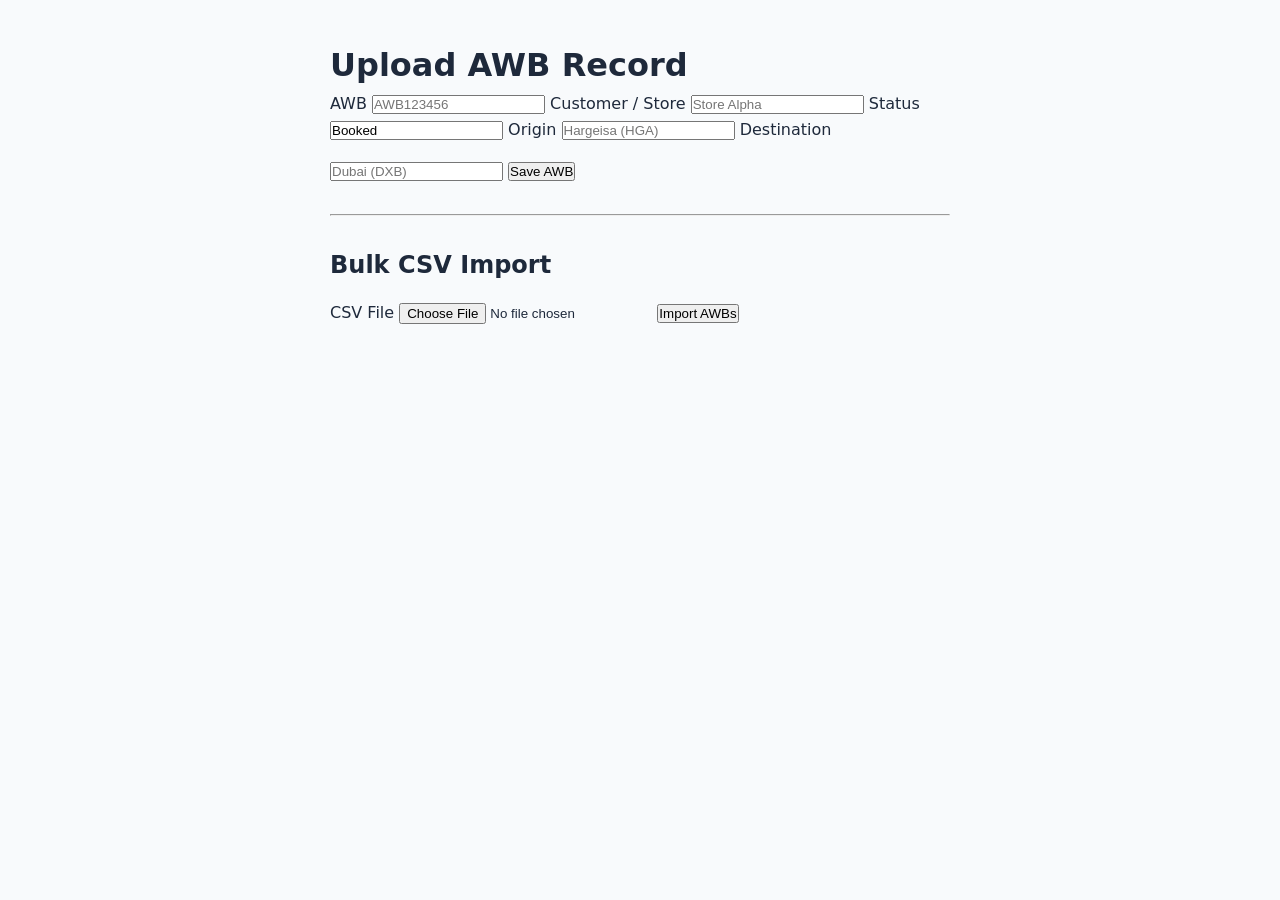
<file: admin_awb.html>
<!DOCTYPE html>
<html lang="en">
<head>
  <meta charset="UTF-8" />
  <meta name="viewport" content="width=device-width, initial-scale=1.0" />
  <title>AWB Admin | Airsell Cargo</title>
  <link rel="stylesheet" href="style.css" />
</head>
<body>
  <main class="container" style="padding:40px; max-width:700px;">
    <h1>Upload AWB Record</h1>
    <form id="awb-upload-form" class="booking-form">
      <label>AWB</label>
      <input type="text" id="awb" placeholder="AWB123456" required />

      <label>Customer / Store</label>
      <input type="text" id="store" placeholder="Store Alpha" required />

      <label>Status</label>
      <input type="text" id="status" value="Booked" required />

      <label>Origin</label>
      <input type="text" id="origin" placeholder="Hargeisa (HGA)" required />

      <label>Destination</label>
      <input type="text" id="destination" placeholder="Dubai (DXB)" required />

      <button type="submit" class="btn-primary" style="margin-top:20px;">Save AWB</button>
    </form>

    <hr style="margin: 30px 0;" />

    <h2>Bulk CSV Import</h2>
    <form id="csv-upload-form" class="booking-form">
      <label>CSV File</label>
      <input type="file" id="csvFile" accept=".csv" required />
      <button type="submit" class="btn-primary" style="margin-top:20px;">Import AWBs</button>
    </form>

    <div id="upload-response" style="margin-top:20px; display:none; padding:12px; border-radius:8px;"></div>
  </main>

  <script>
    async function sendPayload(url, payload, contentType) {
      const response = await fetch(url, {
        method: 'POST',
        headers: contentType ? { 'Content-Type': contentType } : undefined,
        body: payload
      });

      return response.json();
    }

    document.getElementById('awb-upload-form').addEventListener('submit', async function (e) {
      e.preventDefault();

      const payload = {
        awb: document.getElementById('awb').value.trim().toUpperCase(),
        store: document.getElementById('store').value.trim(),
        status: document.getElementById('status').value.trim(),
        origin: document.getElementById('origin').value.trim(),
        destination: document.getElementById('destination').value.trim(),
        timeline: [
          { stage: 'Booked', date: new Date().toLocaleString() }
        ]
      };

      const responseEl = document.getElementById('upload-response');
      responseEl.style.display = 'block';
      responseEl.style.background = '#f8fafc';
      responseEl.style.color = '#111827';
      responseEl.innerText = 'Saving AWB...';

      try {
        const result = await sendPayload('upload_awb.php', JSON.stringify(payload), 'application/json');
        if (result.success) {
          responseEl.style.background = '#dcfce7';
          responseEl.style.color = '#166534';
          responseEl.innerText = 'AWB saved successfully: ' + result.awbs[0];
          document.getElementById('awb-upload-form').reset();
        } else {
          responseEl.style.background = '#fee2e2';
          responseEl.style.color = '#991b1b';
          responseEl.innerText = result.message || 'Save failed.';
        }
      } catch (error) {
        responseEl.style.background = '#fee2e2';
        responseEl.style.color = '#991b1b';
        responseEl.innerText = 'Unable to save AWB. Check PHP support and file permissions.';
      }
    });

    document.getElementById('csv-upload-form').addEventListener('submit', async function (e) {
      e.preventDefault();

      const fileInput = document.getElementById('csvFile');
      const file = fileInput.files[0];
      if (!file) {
        return;
      }

      const responseEl = document.getElementById('upload-response');
      responseEl.style.display = 'block';
      responseEl.style.background = '#f8fafc';
      responseEl.style.color = '#111827';
      responseEl.innerText = 'Importing AWBs...';

      try {
        const formData = new FormData();
        formData.append('csvFile', file);

        const result = await sendPayload('upload_awb.php', formData);
        if (result.success) {
          responseEl.style.background = '#dcfce7';
          responseEl.style.color = '#166534';
          responseEl.innerText = 'Imported AWBs: ' + (result.awbs || []).join(', ');
          document.getElementById('csv-upload-form').reset();
        } else {
          responseEl.style.background = '#fee2e2';
          responseEl.style.color = '#991b1b';
          responseEl.innerText = result.message || 'Import failed.';
        }
      } catch (error) {
        responseEl.style.background = '#fee2e2';
        responseEl.style.color = '#991b1b';
        responseEl.innerText = 'Unable to import CSV. Check PHP support and file permissions.';
      }
    });
  </script>
</body>
</html>
</file>
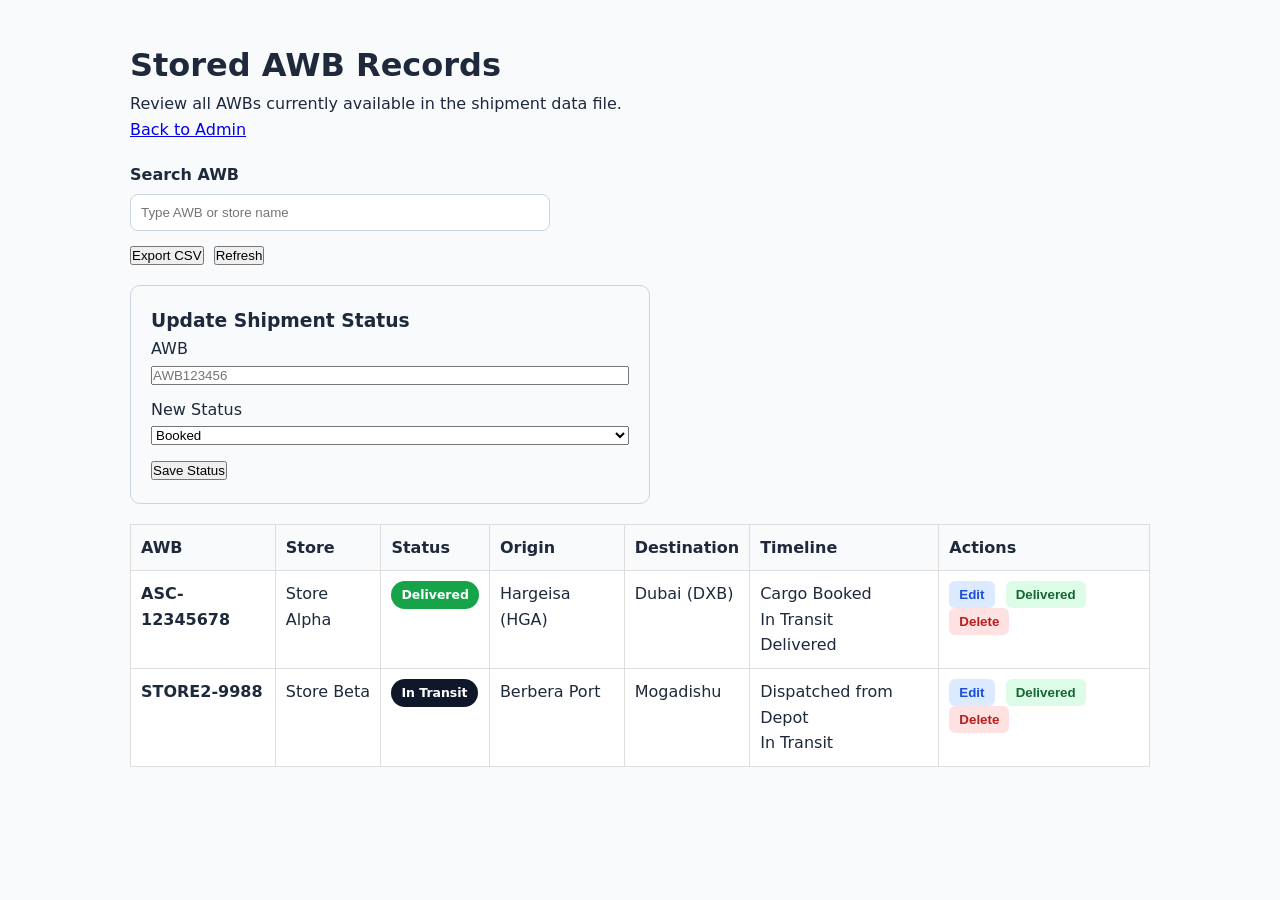
<file: admin_awb_list.html>
<!DOCTYPE html>
<html lang="en">
<head>
  <meta charset="UTF-8" />
  <meta name="viewport" content="width=device-width, initial-scale=1.0" />
  <title>AWB List | Airsell Cargo</title>
  <link rel="stylesheet" href="style.css" />
  <style>
    table {
      width: 100%;
      border-collapse: collapse;
      margin-top: 20px;
      background: #fff;
    }
    th, td {
      border: 1px solid #ddd;
      padding: 10px;
      text-align: left;
      vertical-align: top;
    }
    th {
      background: #f8fafc;
    }
    .status-badge {
      display: inline-block;
      padding: 4px 10px;
      border-radius: 999px;
      font-size: 0.78rem;
      font-weight: 700;
      color: white;
      background: #0f172a;
    }
    .table-action-btn {
      margin-right: 6px;
      padding: 6px 10px;
      border: none;
      border-radius: 6px;
      cursor: pointer;
      font-weight: 700;
    }
    .edit-btn {
      background: #dbeafe;
      color: #1d4ed8;
    }
    .delete-btn {
      background: #fee2e2;
      color: #b91c1c;
    }
    .deliver-btn {
      background: #dcfce7;
      color: #166534;
    }
  </style>
</head>
<body>
  <main class="container" style="padding:40px; max-width:1100px;">
    <h1>Stored AWB Records</h1>
    <p>Review all AWBs currently available in the shipment data file.</p>
    <a href="admin_awb.html" class="btn-primary" style="display:inline-block; margin-bottom:20px;">Back to Admin</a>

    <div style="margin-bottom: 15px;">
      <label for="awb-search" style="display:block; margin-bottom:6px; font-weight:700;">Search AWB</label>
      <input type="text" id="awb-search" placeholder="Type AWB or store name" style="width:100%; max-width:420px; padding:10px; border:1px solid #cbd5e1; border-radius:8px;" />
    </div>

    <div style="margin-bottom: 15px; display:flex; gap:10px; flex-wrap:wrap;">
      <button id="export-csv" class="btn-primary" type="button">Export CSV</button>
      <button id="refresh-awbs" class="btn-primary" type="button">Refresh</button>
    </div>

    <div id="loading" style="padding:12px; color:#475569;">Loading AWBs...</div>

    <div style="margin: 20px 0; padding: 20px; background:#f8fafc; border:1px solid #cbd5e1; border-radius:10px; max-width: 520px;">
      <h3 style="margin-top:0;">Update Shipment Status</h3>
      <form id="status-update-form">
        <label for="status-awb-input">AWB</label>
        <input type="text" id="status-awb-input" placeholder="AWB123456" style="margin-bottom:12px; width:100%;" required />

        <label for="status-select">New Status</label>
        <select id="status-select" style="margin-bottom:12px; width:100%;" required>
          <option value="Booked">Booked</option>
          <option value="In Transit">In Transit</option>
          <option value="Arrived at Hub">Arrived at Hub</option>
          <option value="Delivered">Delivered</option>
        </select>

        <button type="submit" class="btn-primary">Save Status</button>
      </form>
    </div>

    <div id="edit-panel" style="display:none; margin: 20px 0; padding: 20px; background:#f8fafc; border:1px solid #cbd5e1; border-radius:10px; max-width: 520px;">
      <h3 style="margin-top:0;">Edit AWB</h3>
      <form id="edit-awb-form">
        <label>AWB</label>
        <input type="text" id="edit-awb" readonly style="margin-bottom:12px; width:100%;" />

        <label>Store</label>
        <input type="text" id="edit-store" style="margin-bottom:12px; width:100%;" />

        <label>Status</label>
        <input type="text" id="edit-status" style="margin-bottom:12px; width:100%;" />

        <label>Origin</label>
        <input type="text" id="edit-origin" style="margin-bottom:12px; width:100%;" />

        <label>Destination</label>
        <input type="text" id="edit-destination" style="margin-bottom:12px; width:100%;" />

        <button type="submit" class="btn-primary">Save Changes</button>
        <button type="button" id="cancel-edit" style="margin-left:8px;">Cancel</button>
      </form>
    </div>

    <table id="awb-table" style="display:none;">
      <thead>
        <tr>
          <th>AWB</th>
          <th>Store</th>
          <th>Status</th>
          <th>Origin</th>
          <th>Destination</th>
          <th>Timeline</th>
          <th>Actions</th>
        </tr>
      </thead>
      <tbody id="awb-table-body"></tbody>
    </table>
  </main>

  <script>
    async function loadAWBs() {
      const loadingEl = document.getElementById('loading');
      const tableEl = document.getElementById('awb-table');
      const bodyEl = document.getElementById('awb-table-body');
      const searchEl = document.getElementById('awb-search');
      const exportButton = document.getElementById('export-csv');
      const refreshButton = document.getElementById('refresh-awbs');
      const statusUpdateFormEl = document.getElementById('status-update-form');
      const statusAwbInputEl = document.getElementById('status-awb-input');
      const statusSelectEl = document.getElementById('status-select');
      const editPanelEl = document.getElementById('edit-panel');
      const editFormEl = document.getElementById('edit-awb-form');
      const cancelEditBtn = document.getElementById('cancel-edit');

      let rows = [];

      try {
        const response = await fetch('shipment.json');
        if (!response.ok) {
          throw new Error('Unable to load shipment data');
        }

        const data = await response.json();
        rows = Object.entries(data || {});

        if (!rows.length) {
          loadingEl.innerText = 'No AWBs found in shipment.json.';
          return;
        }

        const renderRows = (filterText = '') => {
          const term = filterText.trim().toLowerCase();
          const filteredRows = rows.filter(([awb, item]) => {
            if (!term) return true;
            return (
              awb.toLowerCase().includes(term) ||
              (item.store || '').toLowerCase().includes(term) ||
              (item.origin || '').toLowerCase().includes(term) ||
              (item.destination || '').toLowerCase().includes(term)
            );
          });

          bodyEl.innerHTML = filteredRows.map(([awb, item]) => {
            const steps = Array.isArray(item.timeline) ? item.timeline.map(step => step.stage).join('<br>') : '—';
            const status = (item.status || 'Booked').toLowerCase();
            const statusBg = status === 'delivered' ? '#16a34a' : '#0f172a';

            return `
              <tr>
                <td><strong>${awb}</strong></td>
                <td>${item.store || 'N/A'}</td>
                <td><span class="status-badge" style="background:${statusBg};">${item.status || 'Booked'}</span></td>
                <td>${item.origin || 'N/A'}</td>
                <td>${item.destination || 'N/A'}</td>
                <td>${steps}</td>
                <td>
                  <button type="button" class="table-action-btn edit-btn" data-action="edit" data-awb="${awb}">Edit</button>
                  <button type="button" class="table-action-btn deliver-btn" data-action="deliver" data-awb="${awb}">Delivered</button>
                  <button type="button" class="table-action-btn delete-btn" data-action="delete" data-awb="${awb}">Delete</button>
                </td>
              </tr>
            `;
          }).join('');

          if (!filteredRows.length) {
            bodyEl.innerHTML = '<tr><td colspan="6">No AWBs match your search.</td></tr>';
          }

          exportButton.disabled = filteredRows.length === 0;
        };

        searchEl.addEventListener('input', function () {
          renderRows(searchEl.value);
        });

        refreshButton.addEventListener('click', function () {
          window.location.reload();
        });

        exportButton.addEventListener('click', function () {
          const filteredRows = rows.filter(([awb, item]) => {
            const term = searchEl.value.trim().toLowerCase();
            if (!term) return true;
            return (
              awb.toLowerCase().includes(term) ||
              (item.store || '').toLowerCase().includes(term) ||
              (item.origin || '').toLowerCase().includes(term) ||
              (item.destination || '').toLowerCase().includes(term)
            );
          });

          const csvLines = [
            'awb,store,status,origin,destination,timeline'
          ];

          filteredRows.forEach(([awb, item]) => {
            const timeline = Array.isArray(item.timeline)
              ? item.timeline.map(step => step.stage).join(' | ')
              : '';

            csvLines.push(
              [
                awb,
                item.store || '',
                item.status || '',
                item.origin || '',
                item.destination || '',
                timeline
              ].map(value => '"' + String(value).replace(/"/g, '""') + '"').join(',')
            );
          });

          const blob = new Blob([csvLines.join('\n')], { type: 'text/csv;charset=utf-8;' });
          const url = URL.createObjectURL(blob);
          const link = document.createElement('a');
          link.href = url;
          link.download = 'awbs.csv';
          link.click();
          URL.revokeObjectURL(url);
        });

        bodyEl.addEventListener('click', async function (event) {
          const button = event.target.closest('button[data-action]');
          if (!button) {
            return;
          }

          const action = button.dataset.action;
          const awb = button.dataset.awb;
          const targetRecord = rows.find(([rowAwb]) => rowAwb === awb);
          if (!targetRecord) {
            return;
          }

          if (action === 'edit') {
            document.getElementById('edit-awb').value = awb;
            document.getElementById('edit-store').value = targetRecord[1].store || '';
            document.getElementById('edit-status').value = targetRecord[1].status || 'Booked';
            document.getElementById('edit-origin').value = targetRecord[1].origin || '';
            document.getElementById('edit-destination').value = targetRecord[1].destination || '';
            editPanelEl.style.display = 'block';
            return;
          }

          if (action === 'deliver') {
            const payload = {
              awb: awb,
              store: targetRecord[1].store || '',
              status: 'Delivered',
              origin: targetRecord[1].origin || '',
              destination: targetRecord[1].destination || '',
              timeline: Array.isArray(targetRecord[1].timeline)
                ? [...targetRecord[1].timeline, { stage: 'Delivered', date: new Date().toLocaleString() }]
                : [{ stage: 'Delivered', date: new Date().toLocaleString() }]
            };

            const response = await fetch('upload_awb.php', {
              method: 'PUT',
              headers: { 'Content-Type': 'application/json' },
              body: JSON.stringify(payload)
            });
            const result = await response.json();

            if (result.success) {
              const matchingIndex = rows.findIndex(([rowAwb]) => rowAwb === awb);
              if (matchingIndex >= 0) {
                rows[matchingIndex][1] = {
                  ...rows[matchingIndex][1],
                  status: 'Delivered',
                  timeline: payload.timeline
                };
              }

              renderRows(searchEl.value);
              window.alert('AWB marked as delivered: ' + awb);
            } else {
              window.alert(result.message || 'Unable to update AWB.');
            }
            return;
          }

          if (action === 'delete') {
            const confirmed = window.confirm('Delete AWB ' + awb + '?');
            if (!confirmed) {
              return;
            }

            const response = await fetch('upload_awb.php', {
              method: 'DELETE',
              headers: { 'Content-Type': 'application/json' },
              body: JSON.stringify({ awb: awb })
            });
            const result = await response.json();

            if (result.success) {
              rows = rows.filter(([rowAwb]) => rowAwb !== awb);
              renderRows(searchEl.value);
            } else {
              window.alert(result.message || 'Unable to delete AWB.');
            }
          }
        });

        editFormEl.addEventListener('submit', async function (event) {
          event.preventDefault();

          const updatedPayload = {
            awb: document.getElementById('edit-awb').value.trim(),
            store: document.getElementById('edit-store').value.trim(),
            status: document.getElementById('edit-status').value.trim(),
            origin: document.getElementById('edit-origin').value.trim(),
            destination: document.getElementById('edit-destination').value.trim(),
            timeline: rows.find(([rowAwb]) => rowAwb === document.getElementById('edit-awb').value.trim())?.[1]?.timeline || []
          };

          const response = await fetch('upload_awb.php', {
            method: 'PUT',
            headers: { 'Content-Type': 'application/json' },
            body: JSON.stringify(updatedPayload)
          });
          const result = await response.json();

          if (result.success) {
            const matchingIndex = rows.findIndex(([rowAwb]) => rowAwb === updatedPayload.awb);
            if (matchingIndex >= 0) {
              rows[matchingIndex][1] = {
                ...rows[matchingIndex][1],
                store: updatedPayload.store,
                status: updatedPayload.status,
                origin: updatedPayload.origin,
                destination: updatedPayload.destination
              };
            }

            editPanelEl.style.display = 'none';
            editFormEl.reset();
            renderRows(searchEl.value);
          } else {
            window.alert(result.message || 'Unable to update AWB.');
          }
        });

        cancelEditBtn.addEventListener('click', function () {
          editPanelEl.style.display = 'none';
          editFormEl.reset();
        });

        statusUpdateFormEl.addEventListener('submit', async function (event) {
          event.preventDefault();
          const awb = statusAwbInputEl.value.trim().toUpperCase();
          const newStatus = statusSelectEl.value;
          const targetRecord = rows.find(([rowAwb]) => rowAwb === awb);

          if (!targetRecord) {
            window.alert('AWB not found. Please enter an existing AWB.');
            return;
          }

          const payload = {
            awb: awb,
            store: targetRecord[1].store || '',
            status: newStatus,
            origin: targetRecord[1].origin || '',
            destination: targetRecord[1].destination || '',
            timeline: Array.isArray(targetRecord[1].timeline)
              ? [...targetRecord[1].timeline, { stage: newStatus, date: new Date().toLocaleString() }]
              : [{ stage: newStatus, date: new Date().toLocaleString() }]
          };

          const response = await fetch('upload_awb.php', {
            method: 'PUT',
            headers: { 'Content-Type': 'application/json' },
            body: JSON.stringify(payload)
          });
          const result = await response.json();

          if (result.success) {
            const matchingIndex = rows.findIndex(([rowAwb]) => rowAwb === awb);
            if (matchingIndex >= 0) {
              rows[matchingIndex][1] = {
                ...rows[matchingIndex][1],
                status: newStatus,
                timeline: payload.timeline
              };
            }

            statusAwbInputEl.value = '';
            statusSelectEl.value = 'Booked';
            renderRows(searchEl.value);
            window.alert('Status updated for ' + awb);
          } else {
            window.alert(result.message || 'Unable to update status.');
          }
        });

        renderRows();
        loadingEl.style.display = 'none';
        tableEl.style.display = 'table';
      } catch (error) {
        loadingEl.innerText = 'Unable to load AWB records. Please verify shipment.json is available.';
      }
    }

    loadAWBs();
  </script>
</body>
</html>
</file>
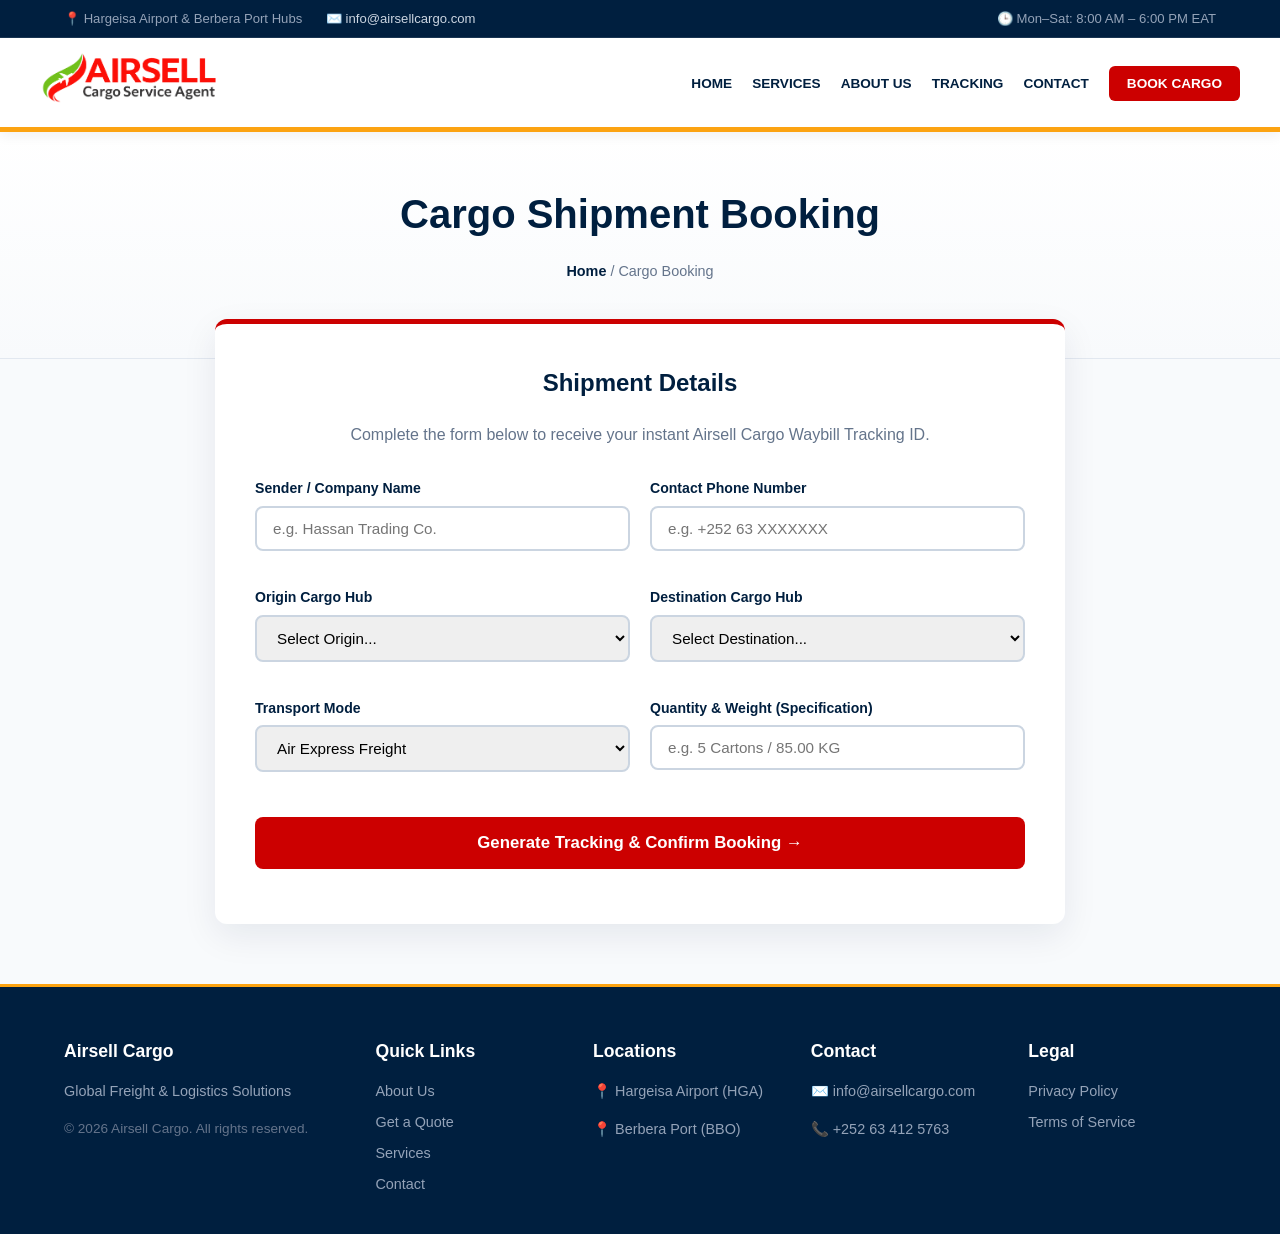
<file: booking.html>
<!DOCTYPE html>
<html lang="en">
<head>
  <meta charset="UTF-8">
  <meta http-equiv="X-UA-Compatible" content="IE=edge">
  <meta name="viewport" content="width=device-width, initial-scale=1.0, maximum-scale=5.0">
  <title>Book Cargo Shipment | Airsell Cargo</title>
  <meta name="description" content="Book air and ocean cargo shipments online with Airsell Cargo. Get instant tracking reference codes.">
  <style>
    :root {
      --brand-red: #cc0000;
      --brand-green: #008800;
      --brand-yellow: #fca311;
      --primary-dark: #001f3f;
      --text-dark: #0f172a;
      --text-gray: #64748b;
      --bg-light: #f8fafc;
      --card-shadow: 0 12px 35px rgba(0, 31, 63, 0.08);
      --border-color: #cbd5e1;
    }
    * { box-sizing: border-box; }
    body {
      font-family: 'Segoe UI', Roboto, Arial, sans-serif;
      margin: 0;
      background: var(--bg-light);
      color: var(--text-dark);
      line-height: 1.6;
    }
    .container {
      max-width: 1200px;
      margin: auto;
      padding: 0 24px;
    }
    /* Top Bar */
    .top-bar {
      background: var(--primary-dark);
      color: #94a3b8;
      font-size: 0.82rem;
      padding: 8px 0;
      border-bottom: 1px solid rgba(255, 255, 255, 0.1);
    }
    .top-bar-flex {
      display: flex;
      justify-content: space-between;
      align-items: center;
    }
    .top-bar-info span { margin-right: 20px; }
    .top-bar-info a { color: #cbd5e1; text-decoration: none; }

    /* Header Navigation */
    header {
      background: #ffffff;
      border-bottom: 5px solid var(--brand-yellow);
      box-shadow: 0 4px 12px rgba(0,0,0,0.06);
      position: sticky;
      top: 0;
      z-index: 1000;
    }
    .header-flex {
      display: flex;
      justify-content: space-between;
      align-items: center;
      padding: 15px 0;
    }
    .nav-links {
      list-style: none;
      display: flex;
      align-items: center;
      gap: 20px;
      margin: 0;
      padding: 0;
    }
    .nav-links a {
      text-decoration: none;
      color: var(--primary-dark);
      font-weight: 600;
      text-transform: uppercase;
      font-size: 0.85rem;
    }
    .nav-links a.active, .nav-links a:hover { color: var(--brand-red); }
    .btn-nav-cta {
      background: var(--brand-red);
      color: #ffffff !important;
      padding: 10px 18px;
      border-radius: 6px;
      font-weight: 700 !important;
    }

    /* Hero Banner */
    .hero-banner {
      text-align: center;
      padding: 50px 20px 60px;
      background: linear-gradient(180deg, #ffffff 0%, var(--bg-light) 100%);
      border-bottom: 1px solid #e2e8f0;
    }
    .hero-banner h1 {
      font-size: 2.5rem;
      margin: 0 0 10px;
      font-weight: 800;
      color: var(--primary-dark);
    }
    .breadcrumbs { font-size: 0.9rem; color: var(--text-gray); }
    .breadcrumbs a { color: var(--primary-dark); text-decoration: none; font-weight: 600; }

    /* Form Card Layout */
    .booking-card {
      background: #ffffff;
      border-radius: 12px;
      box-shadow: var(--card-shadow);
      padding: 40px;
      max-width: 850px;
      margin: -40px auto 60px;
      border-top: 5px solid var(--brand-red);
      position: relative;
      z-index: 10;
    }
    .form-grid {
      display: grid;
      grid-template-columns: 1fr 1fr;
      gap: 20px;
    }
    .form-group {
      display: flex;
      flex-direction: column;
      margin-bottom: 15px;
    }
    .form-group.full-width { grid-column: span 2; }
    .form-group label {
      font-weight: 700;
      font-size: 0.88rem;
      margin-bottom: 6px;
      color: var(--primary-dark);
    }
    .form-control {
      padding: 12px 16px;
      border: 2px solid var(--border-color);
      border-radius: 8px;
      font-size: 0.95rem;
      outline: none;
      transition: border-color 0.3s ease;
    }
    .form-control:focus { border-color: var(--primary-dark); }
    .btn-submit-booking {
      background: var(--brand-red);
      color: #ffffff;
      border: none;
      padding: 16px 30px;
      border-radius: 8px;
      font-weight: 700;
      font-size: 1.05rem;
      cursor: pointer;
      width: 100%;
      margin-top: 10px;
      transition: background 0.3s ease;
    }
    .btn-submit-booking:hover { background: var(--primary-dark); }

    /* Footer */
    .site-footer {
      background: var(--primary-dark);
      color: #ffffff;
      padding: 50px 0 30px;
      margin-top: 60px;
      font-size: 0.9rem;
      border-top: 3px solid var(--brand-yellow);
    }
    .footer-grid { display: grid; grid-template-columns: 1.5fr repeat(4, 1fr); gap: 30px; }
    .footer-col h4 { color: var(--brand-yellow); margin-top: 0; margin-bottom: 15px; font-size: 1.1rem; }
    .footer-col ul { list-style: none; padding: 0; margin: 0; }
    .footer-col li { margin-bottom: 8px; }
    .footer-col a { color: #94a3b8; text-decoration: none; }

    @media (max-width: 768px) {
      .form-grid { grid-template-columns: 1fr; }
      .form-group.full-width { grid-column: span 1; }
      .footer-grid { grid-template-columns: 1fr; gap: 25px; }
      .top-bar { display: none; }
    }
  </style>
</head>
<body>

  <!-- Top Navigation Bar -->
  <div class="top-bar">
    <div class="container top-bar-flex">
      <div class="top-bar-info">
        <span>📍 Hargeisa Airport & Berbera Port Hubs</span>
        <span>✉️ <a href="mailto:info@airsellcargo.com">info@airsellcargo.com</a></span>
      </div>
      <div>
        <span>🕒 Mon–Sat: 8:00 AM – 6:00 PM EAT</span>
      </div>
    </div>
  </div>

  <!-- Header Navigation -->
  <header>
    <div class="container header-flex">
      <div class="logo">
        <a href="index.html">
          <img src="logo.png" alt="Airsell Cargo" width="180">
        </a>
      </div>
      <nav aria-label="Main Navigation">
        <ul class="nav-links">
          <li><a href="index.html">Home</a></li>
          <li><a href="services.html">Services</a></li>
          <li><a href="about.html">About Us</a></li>
          <li><a href="tracking.html">Tracking</a></li>
          <li><a href="contact.html">Contact</a></li>
          <li><a href="booking.html" class="active btn-nav-cta">Book Cargo</a></li>
        </ul>
      </nav>
    </div>
  </header>

  <!-- Hero Section -->
  <section class="hero-banner">
    <div class="container">
      <h1>Cargo Shipment Booking</h1>
      <p class="breadcrumbs"><a href="index.html">Home</a> / Cargo Booking</p>
    </div>
  </section>

  <!-- Booking Form Container -->
  <div class="container">
    <div class="booking-card">
      <h2 style="color: var(--primary-dark); margin-top:0; text-align:center;">Shipment Details</h2>
      <p style="text-align:center; color: var(--text-gray); margin-bottom: 30px;">
        Complete the form below to receive your instant Airsell Cargo Waybill Tracking ID.
      </p>

      <form id="bookingForm" onsubmit="handleBookingSubmission(event)">
        <div class="form-grid">
          
          <div class="form-group">
            <label for="senderName">Sender / Company Name</label>
            <input type="text" id="senderName" class="form-control" placeholder="e.g. Hassan Trading Co." required>
          </div>

          <div class="form-group">
            <label for="senderPhone">Contact Phone Number</label>
            <input type="tel" id="senderPhone" class="form-control" placeholder="e.g. +252 63 XXXXXXX" required>
          </div>

          <div class="form-group">
            <label for="originHub">Origin Cargo Hub</label>
            <select id="originHub" class="form-control" required>
              <option value="">Select Origin...</option>
              <option value="Dubai Cargo Hub (DXB)">Dubai Cargo Hub (DXB)</option>
              <option value="Istanbul Airport Hub (IST)">Istanbul Airport Hub (IST)</option>
              <option value="Guangzhou Cargo Terminal (CAN)">Guangzhou Cargo Terminal (CAN)</option>
              <option value="Nairobi Hub (NBO)">Nairobi Hub (NBO)</option>
            </select>
          </div>

          <div class="form-group">
            <label for="destinationHub">Destination Cargo Hub</label>
            <select id="destinationHub" class="form-control" required>
              <option value="">Select Destination...</option>
              <option value="Hargeisa Intl Airport (HGA)">Hargeisa Intl Airport (HGA)</option>
              <option value="Berbera Port Terminal (BBO)">Berbera Port Terminal (BBO)</option>
              <option value="Mogadishu Hub (MGQ)">Mogadishu Hub (MGQ)</option>
            </select>
          </div>

          <div class="form-group">
            <label for="transportMode">Transport Mode</label>
            <select id="transportMode" class="form-control" required>
              <option value="Air Express Freight">Air Express Freight</option>
              <option value="Ocean LCL Freight">Ocean LCL Freight</option>
              <option value="Overland Logistics">Overland Logistics</option>
            </select>
          </div>

          <div class="form-group">
            <label for="weightAndQty">Quantity & Weight (Specification)</label>
            <input type="text" id="weightAndQty" class="form-control" placeholder="e.g. 5 Cartons / 85.00 KG" required>
          </div>

          <div class="form-group full-width">
            <button type="submit" class="btn-submit-booking">Generate Tracking & Confirm Booking →</button>
          </div>

        </div>
      </form>
    </div>
  </div>

  <!-- Footer -->
  <footer class="site-footer">
    <div class="container footer-grid">
      <div class="footer-col">
        <h4 style="color: #ffffff;">Airsell Cargo</h4>
        <p style="color: #94a3b8;">Global Freight & Logistics Solutions</p>
        <p style="color: #64748b; font-size: 0.85rem;">© 2026 Airsell Cargo. All rights reserved.</p>
      </div>
      <div class="footer-col">
        <h4 style="color: #ffffff;">Quick Links</h4>
        <ul>
          <li><a href="about.html">About Us</a></li>
          <li><a href="quote.html">Get a Quote</a></li>
          <li><a href="services.html">Services</a></li>
          <li><a href="contact.html">Contact</a></li>
        </ul>
      </div>
      <div class="footer-col">
        <h4 style="color: #ffffff;">Locations</h4>
        <p style="color: #94a3b8; margin-bottom: 6px;">📍 Hargeisa Airport (HGA)</p>
        <p style="color: #94a3b8;">📍 Berbera Port (BBO)</p>
      </div>
      <div class="footer-col">
        <h4 style="color: #ffffff;">Contact</h4>
        <p style="color: #94a3b8; margin-bottom: 6px;">✉️ info@airsellcargo.com</p>
        <p style="color: #94a3b8;">📞 +252 63 412 5763</p>
      </div>
      <div class="footer-col">
        <h4 style="color: #ffffff;">Legal</h4>
        <ul>
          <li><a href="privacy.html">Privacy Policy</a></li>
          <li><a href="terms.html">Terms of Service</a></li>
        </ul>
      </div>
    </div>
  </footer>

  <script>
    async function handleBookingSubmission(e) {
      e.preventDefault();

      // 1. Generate unique tracking reference number
      const randomID = Math.floor(1000 + Math.random() * 9000);
      const trackingId = `ASC-2026-${randomID}`;

      // 2. Gather values from form
      const origin = document.getElementById('originHub').value;
      const destination = document.getElementById('destinationHub').value;
      const mode = document.getElementById('transportMode').value;
      const weight = document.getElementById('weightAndQty').value;

      // 3. Construct payload object for API backend / database
      const bookingPayload = {
        trackingId: trackingId,
        status: "Booking Confirmed",
        transportMode: mode,
        originHub: origin,
        destinationHub: destination,
        weightAndQty: weight,
        estimatedDelivery: "Pending Dispatch Date",
        milestones: [
          { label: "Booked", date: "Just now", icon: "✓", state: "active" },
          { label: "Received", date: "Pending", icon: "📦", state: "" },
          { label: "In Transit", date: "Pending", icon: "✈️", state: "" },
          { label: "Customs Clear", date: "Pending", icon: "📑", state: "" },
          { label: "Delivered", date: "Pending", icon: "📍", state: "" }
        ],
        activityLog: [
          {
            time: new Date().toLocaleString('en-US', { dateStyle: 'medium', timeStyle: 'short' }),
            event: "Shipment Booking Created",
            location: origin
          }
        ]
      };

      try {
        // Optional Backend API Post Call:
        /*
        await fetch('/api/shipments', {
          method: 'POST',
          headers: { 'Content-Type': 'application/json' },
          body: JSON.stringify(bookingPayload)
        });
        */

        alert(`Booking successful! Your Waybill Reference is ${trackingId}. Redirecting to tracking portal...`);
        
        // 4. Redirect directly to tracking page with parameter
        window.location.href = `tracking.html?id=${encodeURIComponent(trackingId)}`;

      } catch (error) {
        alert("An error occurred while creating your booking. Please try again.");
      }
    }
  </script>
</body>
</html>
</file>
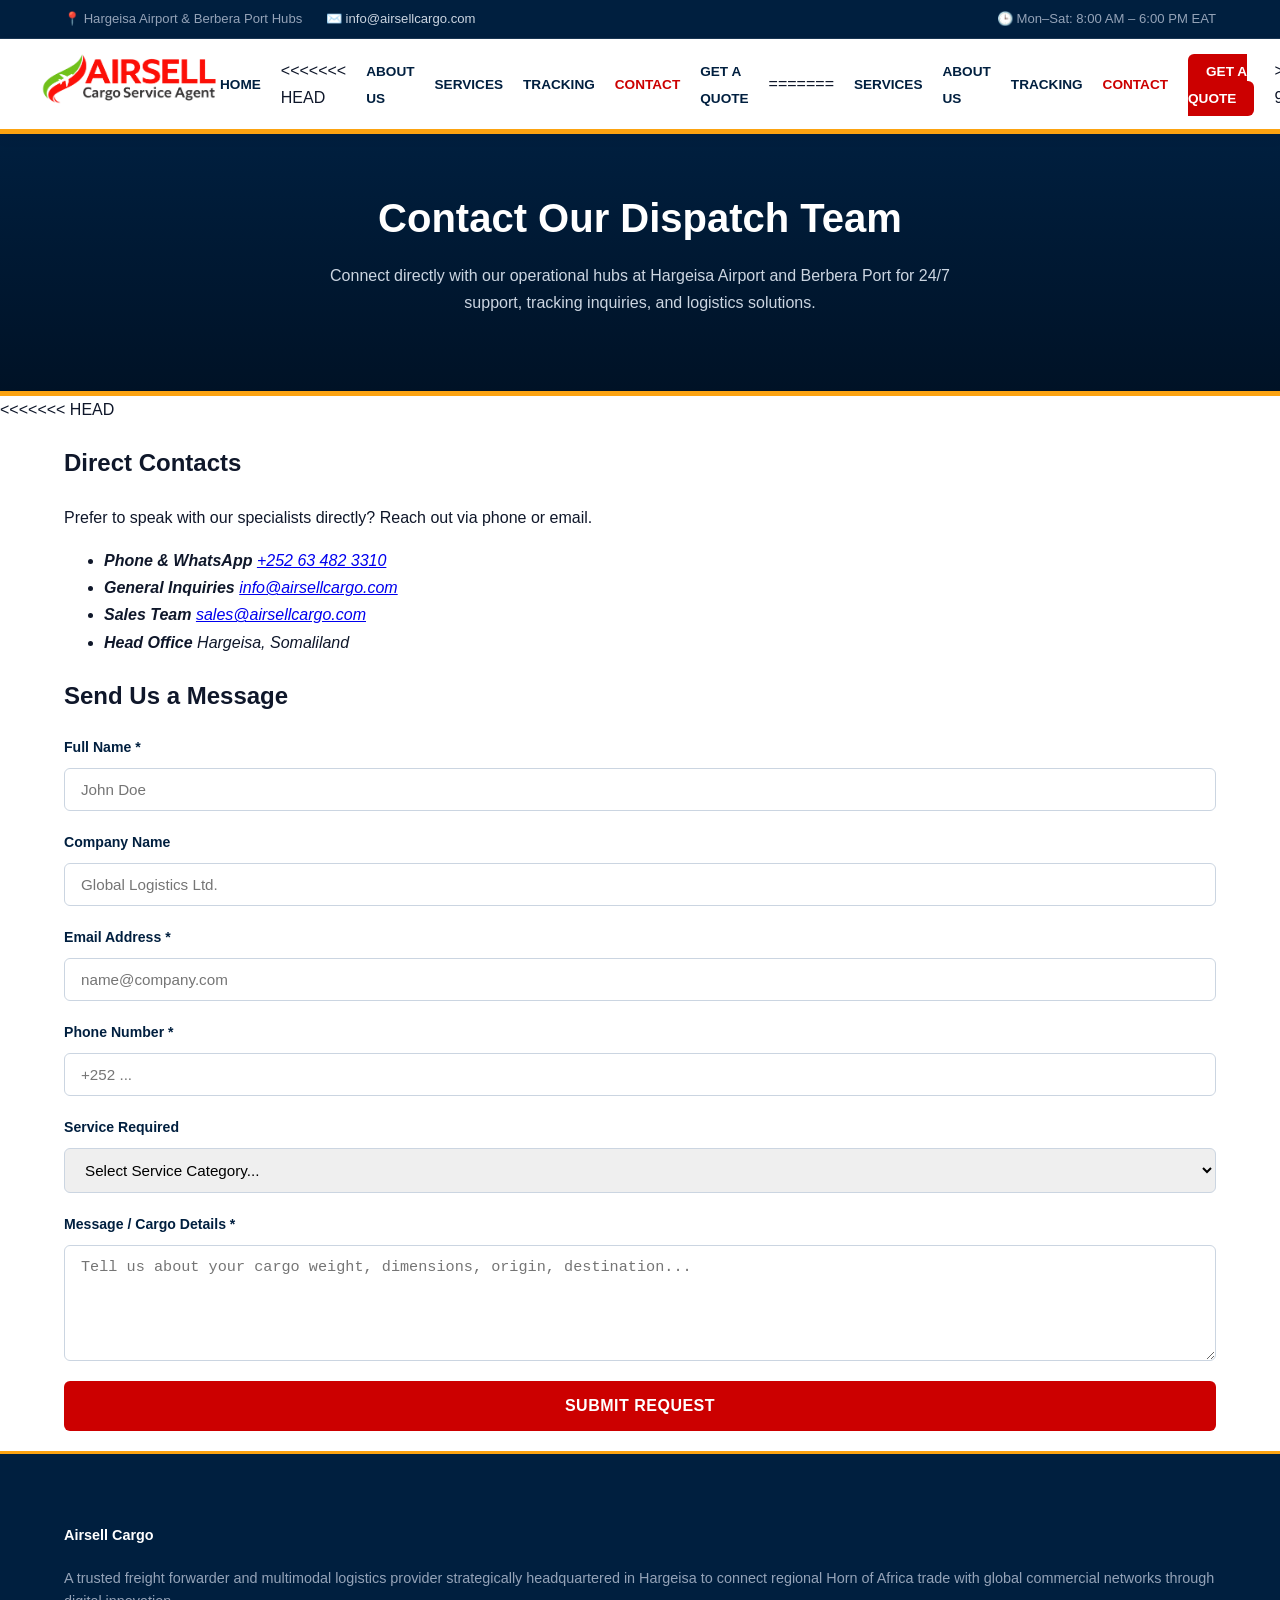
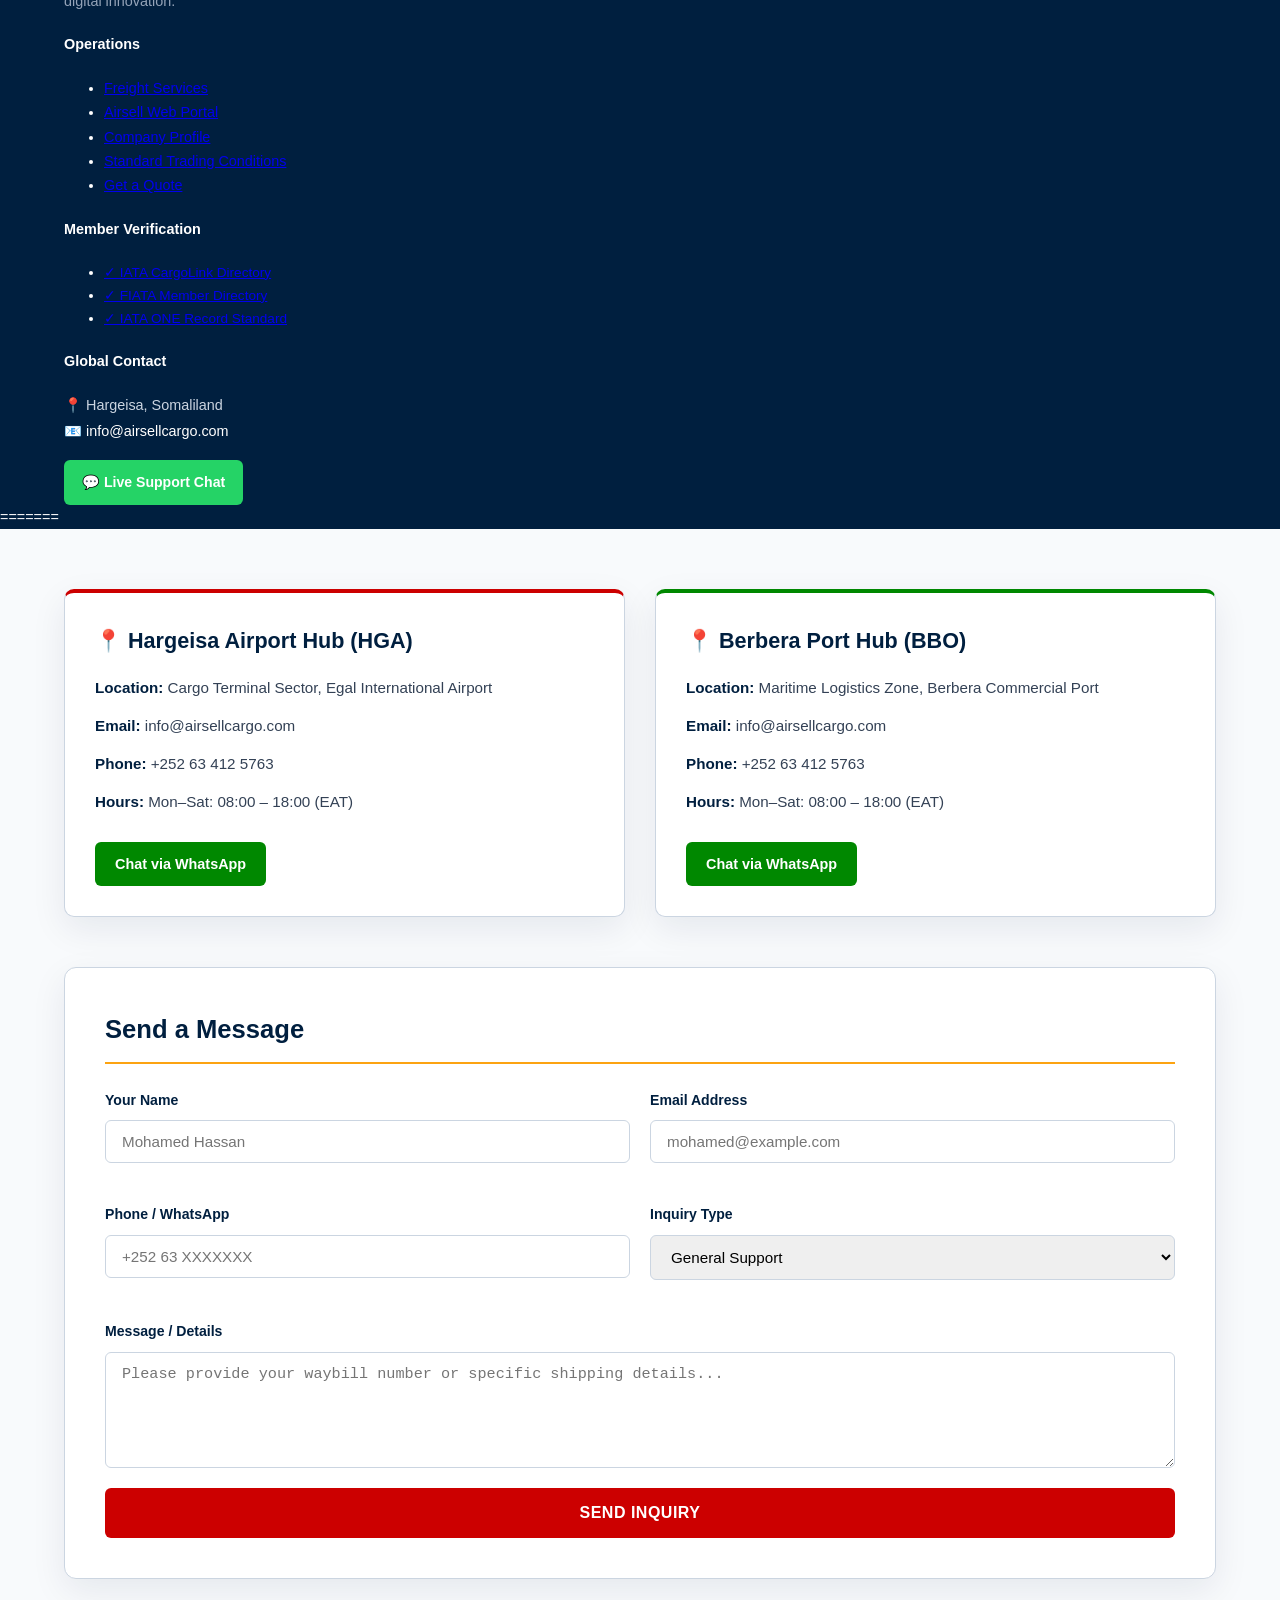
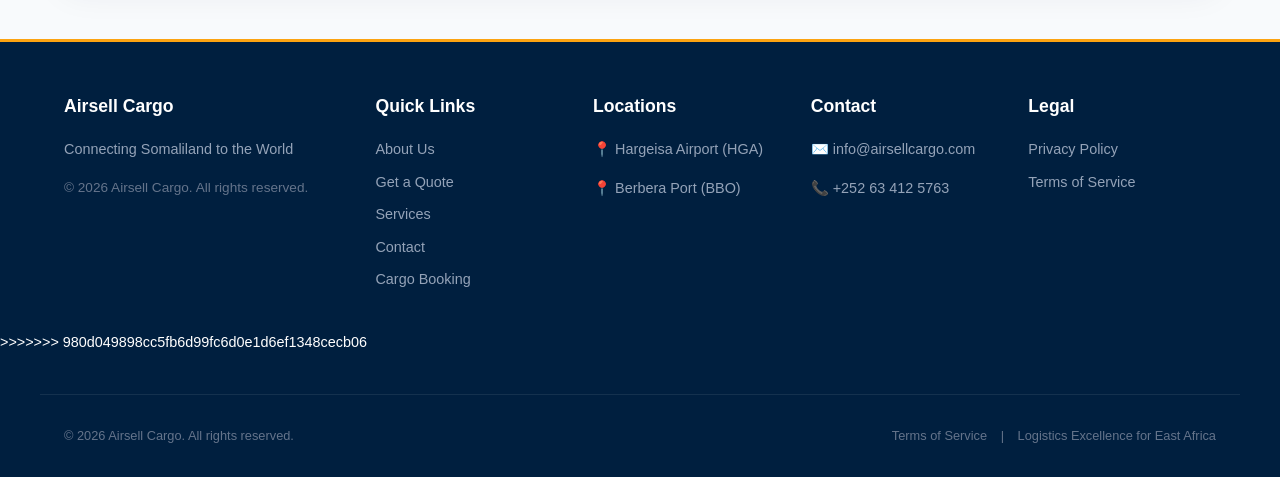
<file: contact.html>
<!DOCTYPE html>
<html lang="en">
<head>
  <meta charset="UTF-8">
  <meta http-equiv="X-UA-Compatible" content="IE=edge">
  <meta name="viewport" content="width=device-width, initial-scale=1.0, maximum-scale=5.0">
  <title>Contact Us | Airsell Cargo - Global Logistics Hubs</title>
  <meta name="description" content="Get in touch with Airsell Cargo dispatch offices at Hargeisa Airport and Berbera Port for freight inquiries, tracking support, and rate quotes.">
  
  <style>  
    :root {
      --brand-red: #cc0000;
      --brand-green: #008800;
      --brand-yellow: #fca311;
      --primary-dark: #001f3f;
      --text-dark: #0f172a;
      --text-gray: #64748b;
      --bg-light: #f8fafc;
      --card-shadow: 0 12px 35px rgba(0, 31, 63, 0.08);
      --border-color: #cbd5e1;
    }
    
    * { box-sizing: border-box; }

    body { 
      font-family: 'Segoe UI', Roboto, Arial, sans-serif; 
      margin: 0; 
      background: #ffffff; 
      color: var(--text-dark); 
      line-height: 1.7; 
    }
    
    .container { 
      max-width: 1200px; 
      margin: auto; 
      padding: 0 24px; 
    }
    
    /* Top Bar */
    .top-bar {
      background: var(--primary-dark);
      color: #94a3b8;
      font-size: 0.82rem;
      padding: 8px 0;
      border-bottom: 1px solid rgba(255, 255, 255, 0.1);
    }

    .top-bar-flex {
      display: flex;
      justify-content: space-between;
      align-items: center;
    }

    .top-bar-info span { margin-right: 20px; }
    .top-bar-info a { color: #cbd5e1; text-decoration: none; }
    .top-bar-info a:hover { color: var(--brand-yellow); }

    /* Header Navigation */
    header { 
      background: #ffffff; 
      border-bottom: 5px solid var(--brand-yellow); 
      box-shadow: 0 4px 12px rgba(0,0,0,0.06); 
      position: sticky;
      top: 0;
      z-index: 1000;
    }
    
    .header-flex { 
      display: flex; 
      justify-content: space-between; 
      align-items: center; 
      padding: 15px 0;
    }
    
    .nav-links { 
      list-style: none; 
      display: flex; 
      align-items: center;
      gap: 20px; 
      margin: 0; 
      padding: 0;
    }
    
    .nav-links a { 
      text-decoration: none; 
      color: var(--primary-dark); 
      font-weight: 600; 
      text-transform: uppercase; 
      font-size: 0.85rem; 
      transition: color 0.3s ease; 
    }
    
    .nav-links a.active, .nav-links a:hover { 
      color: var(--brand-red); 
    }

    .btn-nav-cta {
      background: var(--brand-red);
      color: #ffffff !important;
      padding: 10px 18px;
      border-radius: 6px;
      font-weight: 700 !important;
    }

    .btn-nav-cta:hover {
      background: var(--primary-dark);
    }

    /* Hero Banner */
    .hero-banner { 
      text-align: center; 
      padding: 50px 20px 60px; 
      background: linear-gradient(180deg, var(--primary-dark) 0%, #001226 100%);
      color: #ffffff;
      border-bottom: 5px solid var(--brand-yellow); 
    }
    
    .hero-banner h1 { 
      font-size: 2.5rem; 
      margin: 0 0 10px; 
      font-weight: 800; 
    } 

    .hero-banner p {
      max-width: 650px;
      margin: 0 auto 15px;
      color: #cbd5e1;
      font-size: 1rem;
    }

    /* Contact Cards Section */
    .contact-section {
      padding: 60px 0;
      background: var(--bg-light);
    }

    .hub-grid {
      display: grid;
      grid-template-columns: repeat(2, 1fr);
      gap: 30px;
      margin-bottom: 50px;
    }

    .hub-card {
      background: #ffffff;
      border-radius: 10px;
      padding: 30px;
      box-shadow: var(--card-shadow);
      border: 1px solid var(--border-color);
      border-top: 4px solid var(--brand-red);
    }

    .hub-card h3 {
      margin-top: 0;
      color: var(--primary-dark);
      font-size: 1.35rem;
      margin-bottom: 15px;
    }

    .hub-detail {
      margin-bottom: 12px;
      font-size: 0.95rem;
      color: #334155;
    }

    .hub-detail strong {
      color: var(--primary-dark);
    }

    .btn-whatsapp {
      display: inline-block;
      background: var(--brand-green);
      color: #ffffff;
      text-decoration: none;
      padding: 10px 20px;
      border-radius: 6px;
      font-weight: 700;
      font-size: 0.9rem;
      margin-top: 15px;
      transition: background 0.3s;
    }

    .btn-whatsapp:hover {
      background: #006600;
    }

    /* Form Section */
    .form-container {
      background: #ffffff;
      border-radius: 12px;
      padding: 40px;
      box-shadow: var(--card-shadow);
      border: 1px solid var(--border-color);
    }

    .form-container h2 {
      margin-top: 0;
      color: var(--primary-dark);
      font-size: 1.6rem;
      border-bottom: 2px solid var(--brand-yellow);
      padding-bottom: 10px;
      margin-bottom: 25px;
    }

    .form-grid-2 {
      display: grid;
      grid-template-columns: 1fr 1fr;
      gap: 20px;
      margin-bottom: 20px;
    }

    .form-group {
      display: flex;
      flex-direction: column;
      margin-bottom: 20px;
    }

    .form-group label {
      font-weight: 700;
      font-size: 0.88rem;
      color: var(--primary-dark);
      margin-bottom: 8px;
    }

    .form-group input, .form-group select, .form-group textarea {
      padding: 12px 16px;
      border: 1px solid var(--border-color);
      border-radius: 6px;
      font-size: 0.95rem;
      outline: none;
      transition: border-color 0.2s;
    }

    .form-group input:focus, .form-group select:focus, .form-group textarea:focus {
      border-color: var(--brand-red);
    }

    .btn-submit {
      background: var(--brand-red);
      color: #ffffff;
      border: none;
      padding: 16px 32px;
      font-size: 1rem;
      font-weight: 700;
      border-radius: 6px;
      cursor: pointer;
      width: 100%;
      text-transform: uppercase;
      letter-spacing: 0.5px;
      transition: background 0.3s;
    }

    .btn-submit:hover {
      background: var(--primary-dark);
    }

    /* Footer */
    .site-footer { 
      background: var(--primary-dark); 
      color: #ffffff; 
      padding: 50px 0 30px; 
      font-size: 0.9rem;
      border-top: 3px solid var(--brand-yellow);
    }

    .footer-grid { 
      display: grid; 
      grid-template-columns: 1.5fr repeat(4, 1fr); 
      gap: 30px; 
    }

    .footer-col h4 {
      color: var(--brand-yellow);
      margin-top: 0;
      margin-bottom: 15px;
      font-size: 1.1rem;
    }

    .footer-col ul { list-style: none; padding: 0; margin: 0; }
    .footer-col li { margin-bottom: 8px; }
    .footer-col a { color: #94a3b8; text-decoration: none; transition: color 0.3s ease; }
    .footer-col a:hover { color: #ffffff; }

    @media (max-width: 768px) {
      .hub-grid, .form-grid-2 { grid-template-columns: 1fr; }
      .footer-grid { grid-template-columns: 1fr; gap: 25px; }
      .top-bar { display: none; }
    }
  </style>
</head>
<body>

<!-- Top Navigation Bar -->
<div class="top-bar">
  <div class="container top-bar-flex">
    <div class="top-bar-info">
      <span>📍 Hargeisa Airport & Berbera Port Hubs</span>
      <span>✉️ <a href="mailto:info@airsellcargo.com">info@airsellcargo.com</a></span>
    </div>
    <div>
      <span>🕒 Mon–Sat: 8:00 AM – 6:00 PM EAT</span>
    </div>
  </div>
</div>

<!-- Header Navigation -->
<header>
  <div class="container header-flex">
    <div class="logo">
      <a href="index.html">
        <img src="logo.png" alt="Airsell Cargo" width="180">
      </a>
    </div>
    <nav aria-label="Main Navigation">
      <ul class="nav-links">
        <li><a href="index.html">Home</a></li>
<<<<<<< HEAD
        <li><a href="about.html">About Us</a></li>
        <li><a href="services.html">Services</a></li>
        <li><a href="tracking.html">Tracking</a></li>
        <li><a href="contact.html" class="active">Contact</a></li>
        <li><a href="quote.html">Get a Quote</a></li>
=======
        <li><a href="services.html">Services</a></li>
        <li><a href="about.html">About Us</a></li>
        <li><a href="tracking.html">Tracking</a></li>
        <li><a href="contact.html" class="active">Contact</a></li>
        <li><a href="quote.html" class="btn-nav-cta">Get a Quote</a></li>
>>>>>>> 980d049898cc5fb6d99fc6d0e1d6ef1348cecb06
      </ul>
    </nav>
  </div>
</header>

<!-- Hero Section -->
<section class="hero-banner">
  <div class="container">
    <h1>Contact Our Dispatch Team</h1>
    <p>Connect directly with our operational hubs at Hargeisa Airport and Berbera Port for 24/7 support, tracking inquiries, and logistics solutions.</p>
  </div>
</section>

<<<<<<< HEAD
    <!-- Main Content Section -->
    <section class="container">
      <div class="contact-grid">
        
        <!-- Sidebar Contact Info -->
        <aside class="info-card">
          <h2>Direct Contacts</h2>
          <p>Prefer to speak with our specialists directly? Reach out via phone or email.</p>
          
          <address>
            <ul class="contact-details-list">
              <li>
                <strong>Phone &amp; WhatsApp</strong>
                <a href="tel:+252634823310">+252 63 482 3310</a>
              </li>
              <li>
                <strong>General Inquiries</strong>
                <a href="mailto:info@airsellcargo.com">info@airsellcargo.com</a>
              </li>
              <li>
                <strong>Sales Team</strong>
                <a href="mailto:sales@airsellcargo.com">sales@airsellcargo.com</a>
              </li>
              <li>
                <strong>Head Office</strong>
                <span>Hargeisa, Somaliland</span>
              </li>
            </ul>
          </address>
        </aside>

        <!-- Main Contact Form -->
        <div class="form-card">
          <h2>Send Us a Message</h2>

          <form id="contactForm" action="https://formsubmit.co/1233a26cfc71ac026ab36a3426f8e462" method="POST" enctype="multipart/form-data">
            <!-- Hidden Settings -->
            <input type="hidden" name="_next" value="https://airsellcargo.com/thank.html">
            <input type="hidden" name="_subject" value="New Website Contact Request - Airsell Cargo">
            <input type="hidden" name="_captcha" value="false">
            
            <div class="form-parallel-wrapper">
              
              <div class="form-group">
                <label for="fullName" class="form-label">Full Name *</label>
                <input type="text" id="fullName" name="Full Name" required placeholder="John Doe">
              </div>

              <div class="form-group">
                <label for="companyName" class="form-label">Company Name</label>
                <input type="text" id="companyName" name="Company Name" placeholder="Global Logistics Ltd.">
              </div>

              <div class="form-group">
                <label for="email" class="form-label">Email Address *</label>
                <input type="email" id="email" name="email" required placeholder="name@company.com">
              </div>

              <div class="form-group">
                <label for="phone" class="form-label">Phone Number *</label>
                <input type="tel" id="phone" name="Phone Number" required placeholder="+252 ...">
              </div>

              <div class="form-group full-width">
                <label for="serviceType" class="form-label">Service Required</label>
                <select id="serviceType" name="Service Required">
                  <option value="">Select Service Category...</option>
                  <option value="Air Freight">Air Freight</option>
                  <option value="Ocean Freight">Ocean Freight</option>
                  <option value="Land Transport">Land Transport</option>
                  <option value="Customs Clearance">Customs Clearance</option>
                  <option value="General Inquiry">General Inquiry</option>
                </select>
              </div>

              <div class="form-group full-width">
                <label for="message" class="form-label">Message / Cargo Details *</label>
                <textarea id="message" name="Message" rows="5" required placeholder="Tell us about your cargo weight, dimensions, origin, destination..."></textarea>
              </div>

              <div class="form-group full-width">
                <button type="submit" class="btn-submit">Submit Request</button>
              </div>

            </div>
          </form>
        </div>

      </div>
    </section>
  </main>

<footer class="site-footer">
    <div class="container footer-row">
        <!-- Column 1: Brand Authority -->
        <div class="footer-column">
            <h4 class="brand-yellow-text">Airsell Cargo</h4>
            <p style="font-size: 0.9rem; color: #94a3b8; line-height: 1.6;">
                A trusted freight forwarder and multimodal logistics provider strategically headquartered in Hargeisa to connect regional Horn of Africa trade with global commercial networks through digital innovation.
            </p>
        </div>

        <!-- Column 2: Operations & Portal -->
        <div class="footer-column">
            <h4 class="brand-yellow-text">Operations</h4>
            <ul class="footer-links">
                <li><a href="services.html">Freight Services</a></li>
                <li><a href="tracking.html">Airsell Web Portal</a></li>
                <li><a href="about.html">Company Profile</a></li>
                <li><a href="terms.html">Standard Trading Conditions</a></li>
                <li><a href="quote.html">Get a Quote</a></li>
            </ul>
        </div>

        <!-- Column 3: Professional Verification -->
        <div class="footer-column">
            <h4 class="brand-yellow-text">Member Verification</h4>
            <ul class="footer-links" style="font-size: 0.85rem;">
                <li>
                    <a href="https://www.iata.org/en/publications/directories/cargolink/directory/airsell-cargo-service-agent/12787/" target="_blank" rel="noopener">
                        ✓ IATA CargoLink Directory
                    </a>
                </li>
                <li>
                    <a href="https://fiata.org/directory/so/" target="_blank" rel="noopener">
                        ✓ FIATA Member Directory
                    </a>
                </li>
                <li>
                    <a href="https://www.iata.org/en/programs/cargo/e/one-record/multi-lateral-agreement/" target="_blank" rel="noopener">
                        ✓ IATA ONE Record Standard
                    </a>
                </li>
            </ul>
        </div>

        <!-- Column 4: Contact & Live Support -->
        <div class="footer-column">
            <h4 class="brand-yellow-text">Global Contact</h4>
            <div style="font-size: 0.9rem; color: #cbd5e1; line-height: 1.8;">
                📍 Hargeisa, Somaliland<br>
                📧 <a href="mailto:info@airsellcargo.com" style="color: white; text-decoration: none;">info@airsellcargo.com</a><br>
                
                <div style="margin-top: 15px;">
                    <a href="https://wa.me/252634823310" target="_blank" rel="noopener" 
                       style="background: #25D366; color: white; padding: 10px 18px; border-radius: 6px; text-decoration: none; font-weight: bold; display: inline-flex; align-items: center; gap: 8px; font-size: 0.88rem;">
                       <span>💬 Live Support Chat</span>
                    </a>
                </div>
            </div>
        </div>
    </div>
=======
<!-- Main Contact Section -->
<main class="contact-section">
  <div class="container">
    
    <!-- Operational Hub Cards -->
    <div class="hub-grid">
      <div class="hub-card">
        <h3>📍 Hargeisa Airport Hub (HGA)</h3>
        <div class="hub-detail"><strong>Location:</strong> Cargo Terminal Sector, Egal International Airport</div>
        <div class="hub-detail"><strong>Email:</strong> info@airsellcargo.com</div>
        <div class="hub-detail"><strong>Phone:</strong> +252 63 412 5763</div>
        <div class="hub-detail"><strong>Hours:</strong> Mon–Sat: 08:00 – 18:00 (EAT)</div>
        <a href="https://wa.me/+252634125763" class="btn-whatsapp" target="_blank" rel="noopener">Chat via WhatsApp</a>
      </div>

      <div class="hub-card" style="border-top-color: var(--brand-green);">
        <h3>📍 Berbera Port Hub (BBO)</h3>
        <div class="hub-detail"><strong>Location:</strong> Maritime Logistics Zone, Berbera Commercial Port</div>
        <div class="hub-detail"><strong>Email:</strong> info@airsellcargo.com</div>
        <div class="hub-detail"><strong>Phone:</strong> +252 63 412 5763</div>
        <div class="hub-detail"><strong>Hours:</strong> Mon–Sat: 08:00 – 18:00 (EAT)</div>
        <a href="https://wa.me/+252634125763" class="btn-whatsapp" target="_blank" rel="noopener">Chat via WhatsApp</a>
      </div>
    </div>

    <!-- General Inquiries Form -->
    <div class="form-container">
      <h2>Send a Message</h2>
      <form action="thank.html" method="GET">
        <div class="form-grid-2">
          <div class="form-group">
            <label for="name">Your Name</label>
            <input type="text" id="name" name="name" placeholder="Mohamed Hassan" required>
          </div>
          <div class="form-group">
            <label for="email">Email Address</label>
            <input type="email" id="email" name="email" placeholder="mohamed@example.com" required>
          </div>
        </div>

        <div class="form-grid-2">
          <div class="form-group">
            <label for="phone">Phone / WhatsApp</label>
            <input type="tel" id="phone" name="phone" placeholder="+252 63 XXXXXXX" required>
          </div>
          <div class="form-group">
            <label for="subject">Inquiry Type</label>
            <select id="subject" name="subject" required>
              <option value="general">General Support</option>
              <option value="tracking">Shipment Status & Tracking</option>
              <option value="customs">Customs Brokerage Assistance</option>
              <option value="specialized">Perishable & Oversized Cargo</option>
            </select>
          </div>
        </div>

        <div class="form-group">
          <label for="message">Message / Details</label>
          <textarea id="message" name="message" rows="5" placeholder="Please provide your waybill number or specific shipping details..." required></textarea>
        </div>

        <button type="submit" class="btn-submit">Send Inquiry</button>
      </form>
    </div>

  </div>
</main>

<!-- Footer Section -->
<footer class="site-footer">
  <div class="container footer-grid">
    <div class="footer-col">
      <h4 style="color: #ffffff;">Airsell Cargo</h4>
      <p style="color: #94a3b8;">Connecting Somaliland to the World</p>
      <p style="color: #64748b; font-size: 0.85rem;">© 2026 Airsell Cargo. All rights reserved.</p>
    </div>

    <div class="footer-col">
      <h4 style="color: #ffffff;">Quick Links</h4>
      <ul>
        <li><a href="about.html">About Us</a></li>
        <li><a href="quote.html">Get a Quote</a></li>
        <li><a href="services.html">Services</a></li>
        <li><a href="contact.html">Contact</a></li>
        <li><a href="booking.html">Cargo Booking</a></li>
      </ul>
    </div>

    <div class="footer-col">
      <h4 style="color: #ffffff;">Locations</h4>
      <p style="color: #94a3b8; margin-bottom: 6px;">📍 Hargeisa Airport (HGA)</p>
      <p style="color: #94a3b8;">📍 Berbera Port (BBO)</p>
    </div>

    <div class="footer-col">
      <h4 style="color: #ffffff;">Contact</h4>
      <p style="color: #94a3b8; margin-bottom: 6px;">✉️ info@airsellcargo.com</p>
      <p style="color: #94a3b8;">📞 +252 63 412 5763</p>
    </div>

    <div class="footer-col">
      <h4 style="color: #ffffff;">Legal</h4>
      <ul>
        <li><a href="privacy.html">Privacy Policy</a></li>
        <li><a href="terms.html">Terms of Service</a></li>
      </ul>
    </div>
  </div>
</footer>
>>>>>>> 980d049898cc5fb6d99fc6d0e1d6ef1348cecb06

    <!-- Legal & Compliance Bar -->
    <div class="footer-bottom">
        <div class="container" style="border-top: 1px solid rgba(255,255,255,0.08); margin-top: 40px; padding-top: 30px; display: flex; justify-content: space-between; align-items: center; flex-wrap: wrap; gap: 15px;">
            <p style="color: #64748b; font-size: 0.8rem; margin: 0;">&copy; 2026 Airsell Cargo. All rights reserved.</p>
            <div style="font-size: 0.8rem;">
                <a href="terms.html" style="color: #64748b; text-decoration: none;">Terms of Service</a>
                <span style="color: #64748b; margin: 0 10px;">|</span>
                <span style="color: #64748b;">Logistics Excellence for East Africa</span>
            </div>
        </div>
    </div>
</footer>
</body>
</html>
</file>
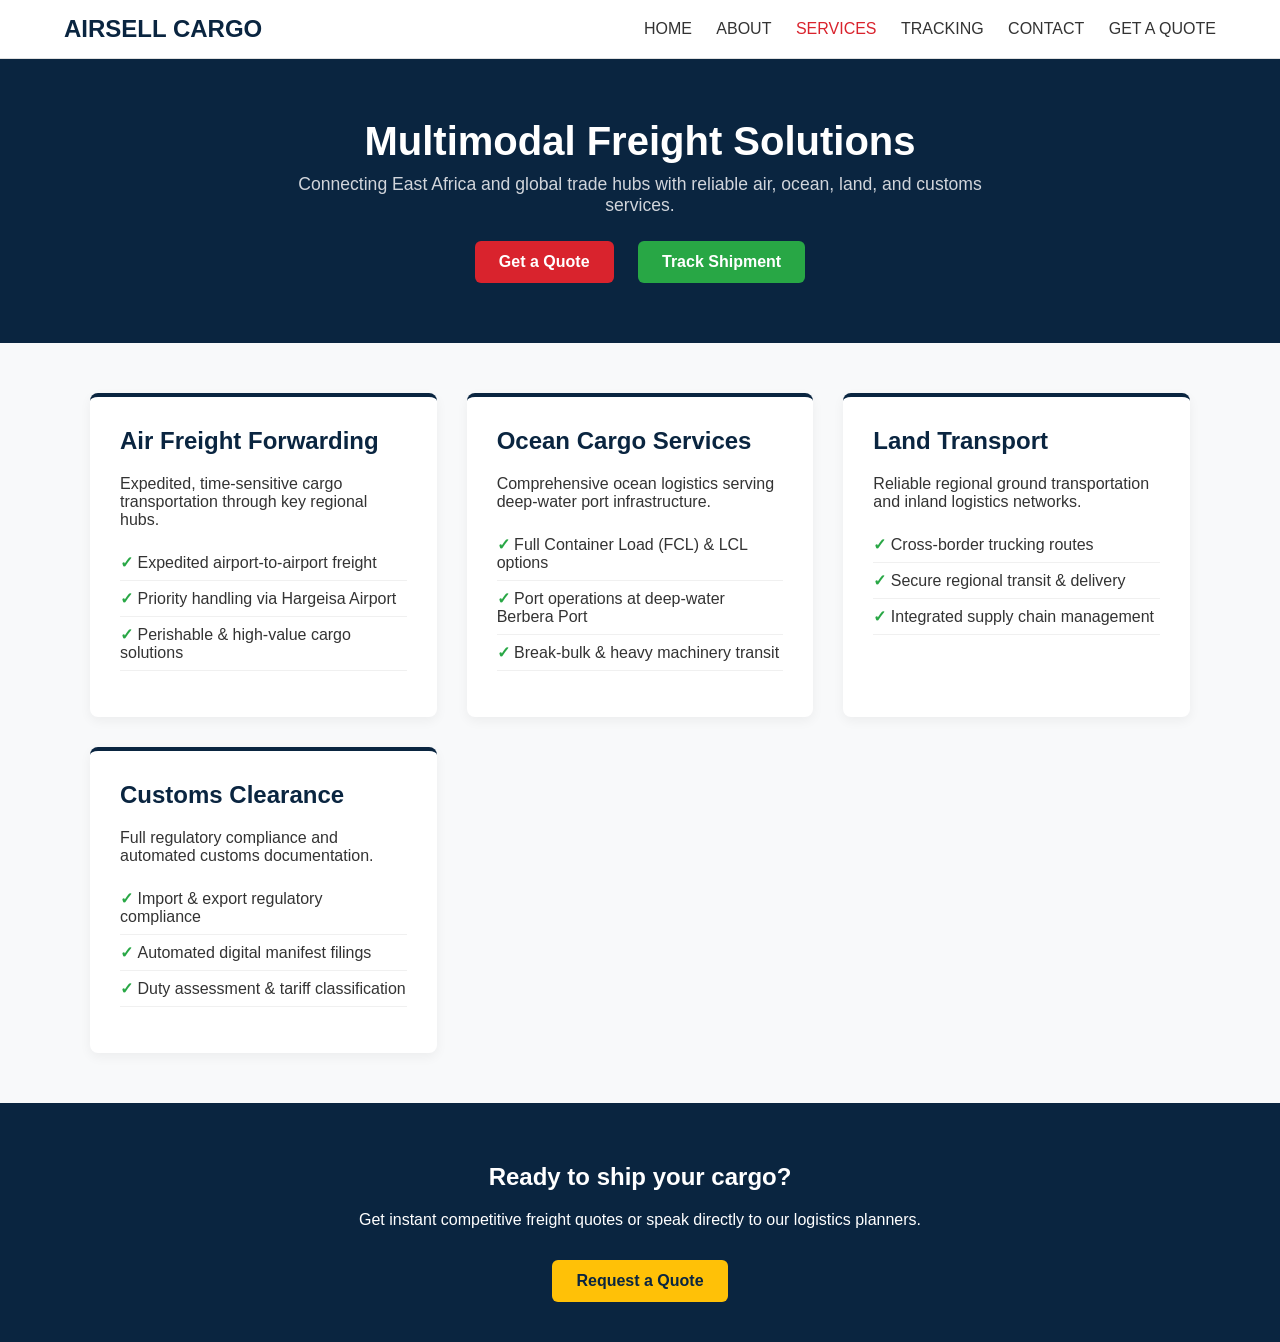
<file: freight.html>
<!DOCTYPE html>
<html lang="en">
<head>
    <meta charset="UTF-8">
    <meta name="viewport" content="width=device-width, initial-scale=1.0">
    <title>Freight Services | Airsell Cargo</title>
    <style>
        :root {
            --primary: #0a2540;
            --accent-red: #d9232d;
            --accent-green: #28a745;
            --accent-yellow: #ffc107;
            --bg-light: #f8f9fa;
            --text-dark: #333333;
        }

        body {
            font-family: 'Segoe UI', Tahoma, Geneva, Verdana, sans-serif;
            margin: 0;
            padding: 0;
            color: var(--text-dark);
            background-color: var(--bg-light);
        }

        /* Header Navigation */
        header {
            background-color: #ffffff;
            border-bottom: 1px solid #e0e0e0;
            padding: 15px 5%;
            display: flex;
            justify-content: space-between;
            align-items: center;
        }

        .logo {
            font-size: 1.5rem;
            font-weight: bold;
            color: var(--primary);
        }

        nav a {
            margin-left: 20px;
            text-decoration: none;
            color: var(--text-dark);
            font-weight: 500;
        }

        nav a.active {
            color: var(--accent-red);
        }

        /* Page Hero Header */
        .hero {
            background-color: var(--primary);
            color: white;
            text-align: center;
            padding: 60px 20px;
        }

        .hero h1 {
            margin: 0 0 10px 0;
            font-size: 2.5rem;
        }

        .hero p {
            font-size: 1.1rem;
            max-width: 700px;
            margin: 0 auto 25px auto;
            color: #d1d5db;
        }

        .hero-buttons .btn {
            display: inline-block;
            padding: 12px 24px;
            margin: 0 10px;
            border-radius: 6px;
            text-decoration: none;
            font-weight: bold;
        }

        .btn-quote { background-color: var(--accent-red); color: white; }
        .btn-track { background-color: var(--accent-green); color: white; }

        /* Services Section */
        .services-container {
            max-width: 1100px;
            margin: 50px auto;
            padding: 0 20px;
            display: grid;
            grid-template-columns: repeat(auto-fit, minmax(300px, 1fr));
            gap: 30px;
        }

        .service-card {
            background: white;
            border-radius: 8px;
            padding: 30px;
            box-shadow: 0 4px 12px rgba(0,0,0,0.05);
            border-top: 4px solid var(--primary);
        }

        .service-card h2 {
            color: var(--primary);
            margin-top: 0;
        }

        .service-card ul {
            list-style: none;
            padding: 0;
        }

        .service-card ul li {
            padding: 8px 0;
            border-bottom: 1px solid #f0f0f0;
        }

        .service-card ul li::before {
            content: "✓ ";
            color: var(--accent-green);
            font-weight: bold;
        }

        /* Footer Banner */
        .cta-banner {
            background-color: var(--primary);
            color: white;
            padding: 40px 20px;
            text-align: center;
            margin-top: 50px;
        }

        .cta-banner .btn-yellow {
            background-color: var(--accent-yellow);
            color: var(--primary);
            padding: 12px 24px;
            border-radius: 6px;
            text-decoration: none;
            font-weight: bold;
            display: inline-block;
            margin-top: 15px;
        }
    </style>
</head>
<body>

    <!-- Navigation -->
    <header>
        <div class="logo">AIRSELL CARGO</div>
        <nav>
            <a href="index.html">HOME</a>
            <a href="about.html">ABOUT</a>
            <a href="freight.html" class="active">SERVICES</a>
            <a href="tracking.html">TRACKING</a>
            <a href="contact.html">CONTACT</a>
            <a href="quote.html">GET A QUOTE</a>
        </nav>
    </header>

    <!-- Hero Banner -->
    <section class="hero">
        <h1>Multimodal Freight Solutions</h1>
        <p>Connecting East Africa and global trade hubs with reliable air, ocean, land, and customs services.</p>
        <div class="hero-buttons">
            <a href="quote.html" class="btn btn-quote">Get a Quote</a>
            <a href="tracking.html" class="btn btn-track">Track Shipment</a>
        </div>
    </section>

    <!-- Services Grid -->
    <section class="services-container">
        
        <div class="service-card" id="air">
            <h2>Air Freight Forwarding</h2>
            <p>Expedited, time-sensitive cargo transportation through key regional hubs.</p>
            <ul>
                <li>Expedited airport-to-airport freight</li>
                <li>Priority handling via Hargeisa Airport</li>
                <li>Perishable & high-value cargo solutions</li>
            </ul>
        </div>

        <div class="service-card" id="ocean">
            <h2>Ocean Cargo Services</h2>
            <p>Comprehensive ocean logistics serving deep-water port infrastructure.</p>
            <ul>
                <li>Full Container Load (FCL) & LCL options</li>
                <li>Port operations at deep-water Berbera Port</li>
                <li>Break-bulk & heavy machinery transit</li>
            </ul>
        </div>

        <div class="service-card" id="land">
            <h2>Land Transport</h2>
            <p>Reliable regional ground transportation and inland logistics networks.</p>
            <ul>
                <li>Cross-border trucking routes</li>
                <li>Secure regional transit & delivery</li>
                <li>Integrated supply chain management</li>
            </ul>
        </div>

        <div class="service-card" id="customs">
            <h2>Customs Clearance</h2>
            <p>Full regulatory compliance and automated customs documentation.</p>
            <ul>
                <li>Import & export regulatory compliance</li>
                <li>Automated digital manifest filings</li>
                <li>Duty assessment & tariff classification</li>
            </ul>
        </div>

    </section>

    <!-- Call to Action Banner -->
    <section class="cta-banner">
        <h2>Ready to ship your cargo?</h2>
        <p>Get instant competitive freight quotes or speak directly to our logistics planners.</p>
        <a href="quote.html" class="btn-yellow">Request a Quote</a>
    </section>

</body>
</html>
</file>
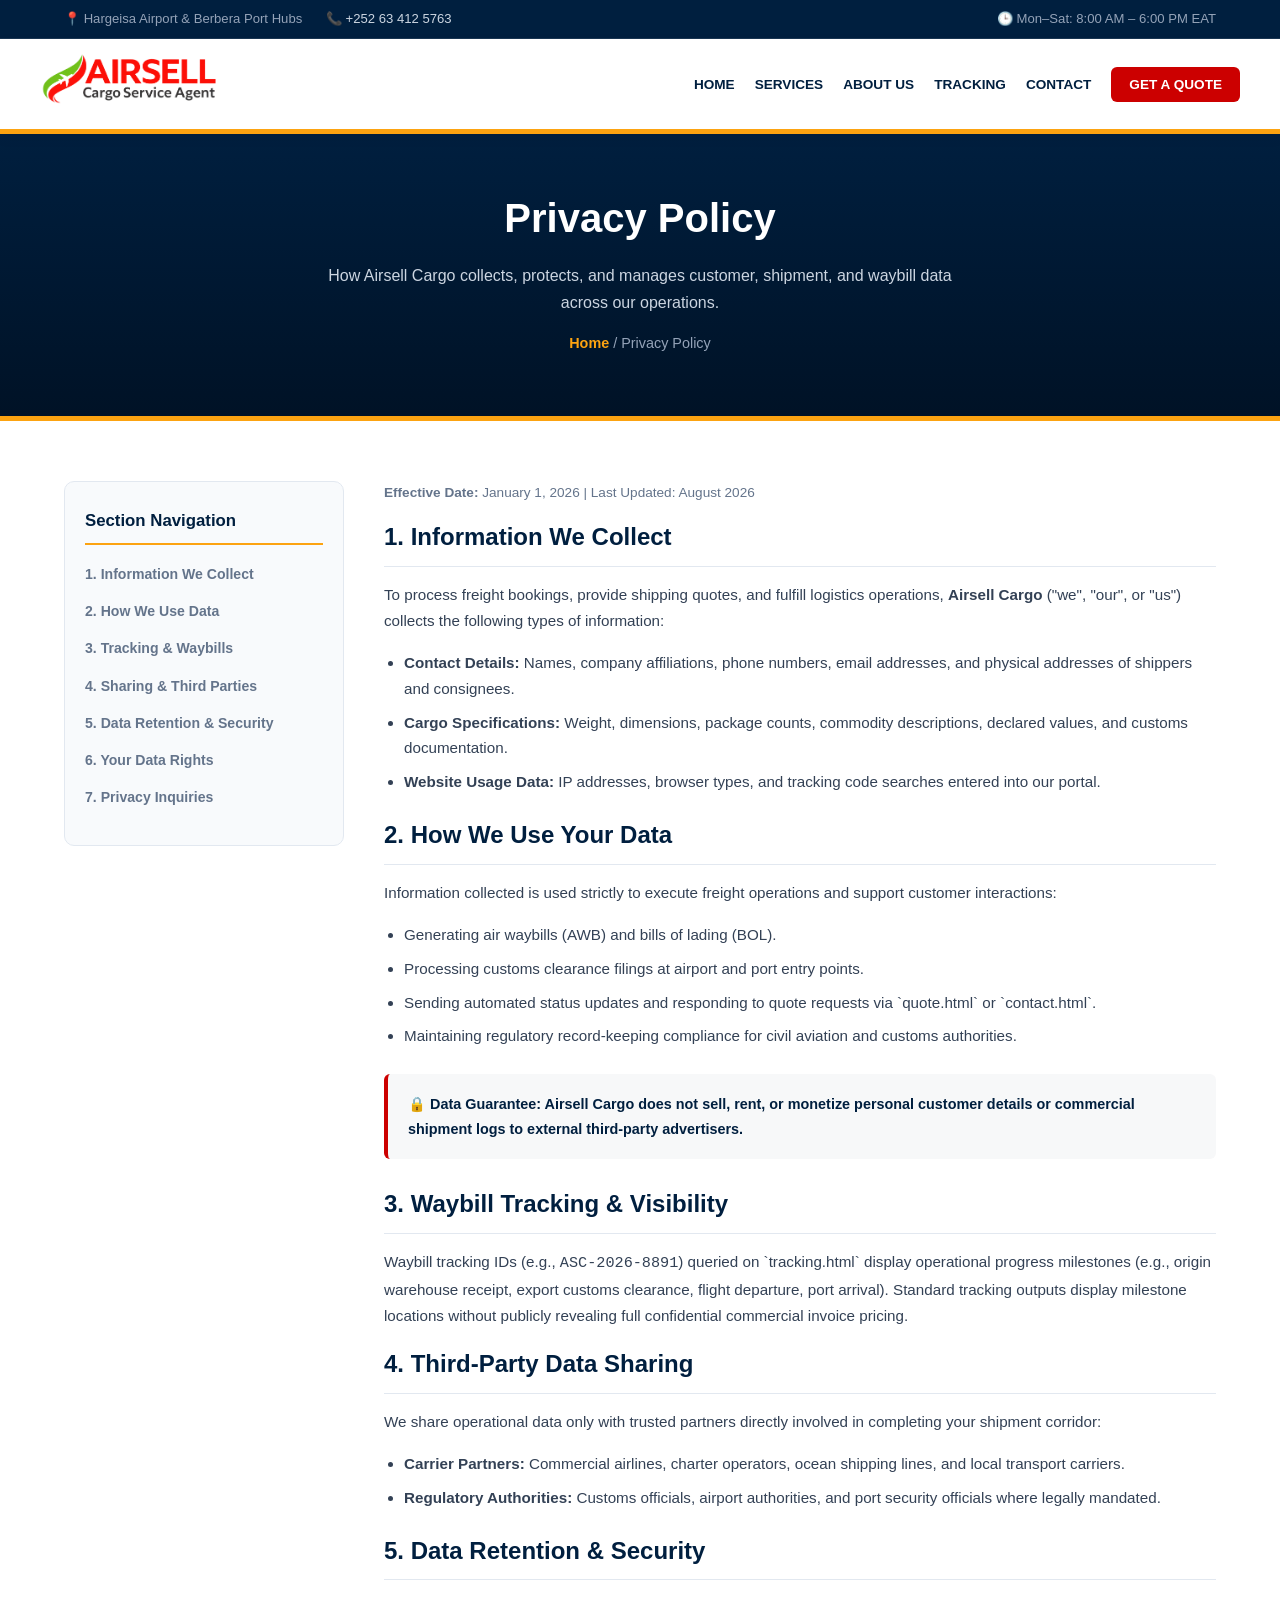
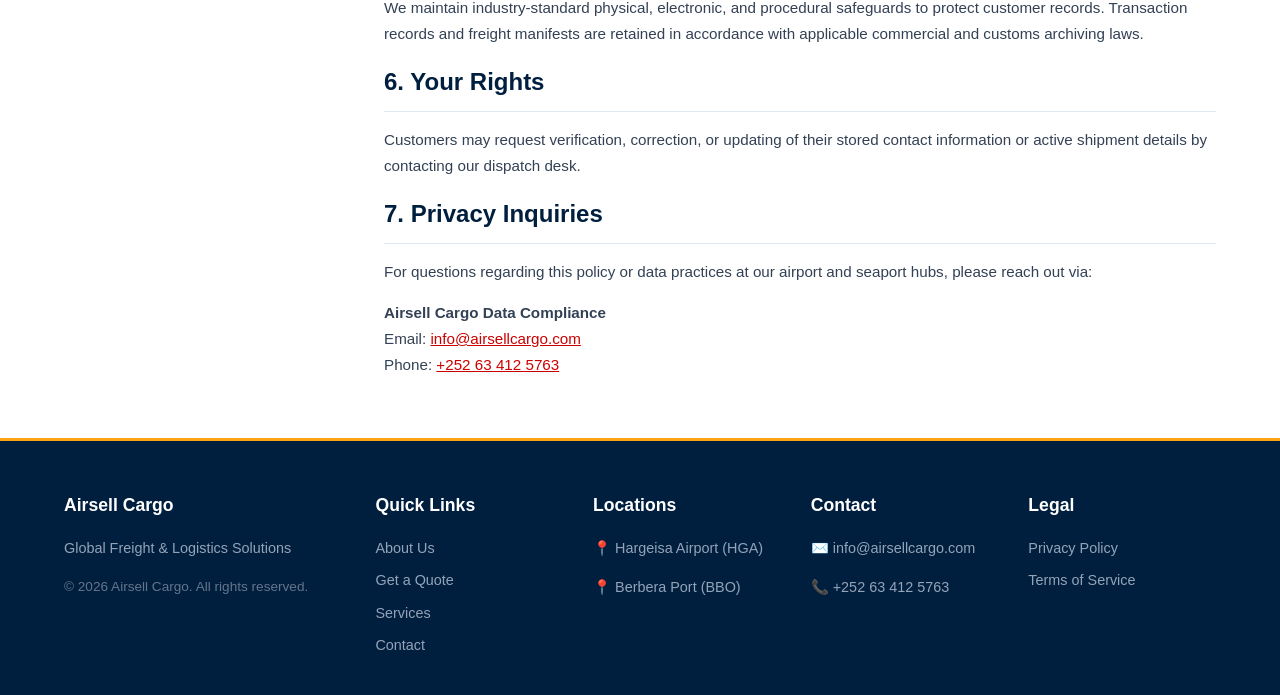
<file: privacy.html>
<!DOCTYPE html>
<html lang="en">
<head>
  <meta charset="UTF-8">
  <meta http-equiv="X-UA-Compatible" content="IE=edge">
  <meta name="viewport" content="width=device-width, initial-scale=1.0, maximum-scale=5.0">
  <title>Privacy Policy | Airsell Cargo - Global Logistics Data Protection</title>
  <meta name="description" content="Learn how Airsell Cargo collects, protects, and uses shipment, customer, and tracking data across our global freight network.">
  
  <style>  
    :root {
      --brand-red: #cc0000;
      --brand-green: #008800;
      --brand-yellow: #fca311;
      --primary-dark: #001f3f;
      --text-dark: #0f172a;
      --text-gray: #64748b;
      --bg-light: #f8fafc;
      --card-shadow: 0 12px 35px rgba(0, 31, 63, 0.08);
      --border-color: #cbd5e1;
    }
    
    * { box-sizing: border-box; }

    body { 
      font-family: 'Segoe UI', Roboto, Arial, sans-serif; 
      margin: 0; 
      background: #ffffff; 
      color: var(--text-dark); 
      line-height: 1.7; 
    }
    
    .container { 
      max-width: 1200px; 
      margin: auto; 
      padding: 0 24px; 
    }
    
    /* Top Bar */
    .top-bar {
      background: var(--primary-dark);
      color: #94a3b8;
      font-size: 0.82rem;
      padding: 8px 0;
      border-bottom: 1px solid rgba(255, 255, 255, 0.1);
    }

    .top-bar-flex {
      display: flex;
      justify-content: space-between;
      align-items: center;
    }

    .top-bar-info span { margin-right: 20px; }
    .top-bar-info a { color: #cbd5e1; text-decoration: none; }
    .top-bar-info a:hover { color: var(--brand-yellow); }

    /* Header Navigation */
    header { 
      background: #ffffff; 
      border-bottom: 5px solid var(--brand-yellow); 
      box-shadow: 0 4px 12px rgba(0,0,0,0.06); 
      position: sticky;
      top: 0;
      z-index: 1000;
    }
    
    .header-flex { 
      display: flex; 
      justify-content: space-between; 
      align-items: center; 
      padding: 15px 0;
    }
    
    .nav-links { 
      list-style: none; 
      display: flex; 
      align-items: center;
      gap: 20px; 
      margin: 0; 
      padding: 0;
    }
    
    .nav-links a { 
      text-decoration: none; 
      color: var(--primary-dark); 
      font-weight: 600; 
      text-transform: uppercase; 
      font-size: 0.85rem; 
      transition: color 0.3s ease; 
    }
    
    .nav-links a.active, .nav-links a:hover { 
      color: var(--brand-red); 
    }

    .btn-nav-cta {
      background: var(--brand-red);
      color: #ffffff !important;
      padding: 10px 18px;
      border-radius: 6px;
      font-weight: 700 !important;
    }

    .btn-nav-cta:hover {
      background: var(--primary-dark);
    }
    
    /* Hero Banner */
    .hero-banner { 
      text-align: center; 
      padding: 50px 20px 60px; 
      background: linear-gradient(180deg, var(--primary-dark) 0%, #001226 100%);
      color: #ffffff;
      border-bottom: 5px solid var(--brand-yellow); 
    }
    
    .hero-banner h1 { 
      font-size: 2.5rem; 
      margin: 0 0 10px; 
      font-weight: 800; 
    } 

    .hero-banner p {
      max-width: 650px;
      margin: 0 auto 15px;
      color: #cbd5e1;
      font-size: 1rem;
    }

    .breadcrumbs {
      font-size: 0.9rem;
      color: #94a3b8;
    }

    .breadcrumbs a {
      color: var(--brand-yellow);
      text-decoration: none;
      font-weight: 600;
    }

    /* Content Layout */
    .legal-content {
      padding: 60px 0;
    }

    .legal-grid {
      display: grid;
      grid-template-columns: 280px 1fr;
      gap: 40px;
    }

    .sidebar-nav {
      background: var(--bg-light);
      border-radius: 10px;
      padding: 25px 20px;
      border: 1px solid #e2e8f0;
      position: sticky;
      top: 100px;
      height: fit-content;
    }

    .sidebar-nav h4 {
      margin-top: 0;
      color: var(--primary-dark);
      font-size: 1.05rem;
      border-bottom: 2px solid var(--brand-yellow);
      padding-bottom: 8px;
      margin-bottom: 15px;
    }

    .sidebar-nav ul {
      list-style: none;
      padding: 0;
      margin: 0;
    }

    .sidebar-nav li {
      margin-bottom: 10px;
    }

    .sidebar-nav a {
      color: var(--text-gray);
      text-decoration: none;
      font-size: 0.88rem;
      font-weight: 600;
      transition: color 0.2s ease;
    }

    .sidebar-nav a:hover {
      color: var(--brand-red);
    }

    .privacy-article {
      background: #ffffff;
    }

    .privacy-article h2 {
      font-size: 1.5rem;
      color: var(--primary-dark);
      margin-top: 35px;
      margin-bottom: 12px;
      border-bottom: 1px solid #e2e8f0;
      padding-bottom: 8px;
    }

    .privacy-article h2:first-of-type {
      margin-top: 0;
    }

    .privacy-article p, .privacy-article li {
      color: #334155;
      font-size: 0.95rem;
    }

    .privacy-article ul {
      padding-left: 20px;
      margin-bottom: 20px;
    }

    .privacy-article li {
      margin-bottom: 8px;
    }

    .highlight-card {
      background: rgba(0, 31, 63, 0.03);
      border-left: 4px solid var(--brand-red);
      padding: 18px 20px;
      border-radius: 6px;
      margin: 25px 0;
    }

    .highlight-card p {
      margin: 0;
      font-size: 0.9rem;
      color: var(--primary-dark);
      font-weight: 600;
    }

    /* Footer */
    .site-footer { 
      background: var(--primary-dark); 
      color: #ffffff; 
      padding: 50px 0 30px; 
      font-size: 0.9rem;
      border-top: 3px solid var(--brand-yellow);
    }

    .footer-grid { 
      display: grid; 
      grid-template-columns: 1.5fr repeat(4, 1fr); 
      gap: 30px; 
    }

    .footer-col h4 {
      color: var(--brand-yellow);
      margin-top: 0;
      margin-bottom: 15px;
      font-size: 1.1rem;
    }

    .footer-col ul { list-style: none; padding: 0; margin: 0; }
    .footer-col li { margin-bottom: 8px; }
    .footer-col a { color: #94a3b8; text-decoration: none; transition: color 0.3s ease; }
    .footer-col a:hover { color: #ffffff; }

    @media (max-width: 992px) {
      .legal-grid { grid-template-columns: 1fr; }
      .sidebar-nav { display: none; }
    }

    @media (max-width: 768px) {
      .footer-grid { grid-template-columns: 1fr; gap: 25px; }
      .top-bar { display: none; }
    }
  </style>
</head>
<body>

<!-- Top Navigation Bar -->
<div class="top-bar">
  <div class="container top-bar-flex">
    <div class="top-bar-info">
      <span>📍 Hargeisa Airport & Berbera Port Hubs</span>
      <span>📞 <a href="tel:+252634125763">+252 63 412 5763</a></span>
    </div>
    <div>
      <span>🕒 Mon–Sat: 8:00 AM – 6:00 PM EAT</span>
    </div>
  </div>
</div>

<!-- Header Navigation -->
<header>
  <div class="container header-flex">
    <div class="logo">
      <a href="index.html">
        <img src="logo.png" alt="Airsell Cargo" width="180">
      </a>
    </div>
    
    <nav aria-label="Main Navigation">
      <ul class="nav-links">
        <li><a href="index.html">Home</a></li>
        <li><a href="services.html">Services</a></li>
        <li><a href="about.html">About Us</a></li>
        <li><a href="tracking.html">Tracking</a></li>
        <li><a href="contact.html">Contact</a></li>
        <li><a href="quote.html" class="btn-nav-cta">Get a Quote</a></li>
      </ul>
    </nav>
  </div>
</header>

<!-- Hero Section -->
<section class="hero-banner">
  <div class="container">
    <h1>Privacy Policy</h1>
    <p>How Airsell Cargo collects, protects, and manages customer, shipment, and waybill data across our operations.</p>
    <div class="breadcrumbs"><a href="index.html">Home</a> / Privacy Policy</div>
  </div>
</section>

<!-- Legal Content Section -->
<main class="legal-content">
  <div class="container legal-grid">
    
    <!-- Sidebar Navigation -->
    <aside class="sidebar-nav">
      <h4>Section Navigation</h4>
      <ul>
        <li><a href="#section-1">1. Information We Collect</a></li>
        <li><a href="#section-2">2. How We Use Data</a></li>
        <li><a href="#section-3">3. Tracking & Waybills</a></li>
        <li><a href="#section-4">4. Sharing & Third Parties</a></li>
        <li><a href="#section-5">5. Data Retention & Security</a></li>
        <li><a href="#section-6">6. Your Data Rights</a></li>
        <li><a href="#section-7">7. Privacy Inquiries</a></li>
      </ul>
    </aside>

    <!-- Article Content -->
    <article class="privacy-article">
      
      <p style="font-size: 0.85rem; color: var(--text-gray); margin-top: 0;"><strong>Effective Date:</strong> January 1, 2026 | Last Updated: August 2026</p>

      <section id="section-1">
        <h2>1. Information We Collect</h2>
        <p>To process freight bookings, provide shipping quotes, and fulfill logistics operations, <strong>Airsell Cargo</strong> ("we", "our", or "us") collects the following types of information:</p>
        <ul>
          <li><strong>Contact Details:</strong> Names, company affiliations, phone numbers, email addresses, and physical addresses of shippers and consignees.</li>
          <li><strong>Cargo Specifications:</strong> Weight, dimensions, package counts, commodity descriptions, declared values, and customs documentation.</li>
          <li><strong>Website Usage Data:</strong> IP addresses, browser types, and tracking code searches entered into our portal.</li>
        </ul>
      </section>

      <section id="section-2">
        <h2>2. How We Use Your Data</h2>
        <p>Information collected is used strictly to execute freight operations and support customer interactions:</p>
        <ul>
          <li>Generating air waybills (AWB) and bills of lading (BOL).</li>
          <li>Processing customs clearance filings at airport and port entry points.</li>
          <li>Sending automated status updates and responding to quote requests via `quote.html` or `contact.html`.</li>
          <li>Maintaining regulatory record-keeping compliance for civil aviation and customs authorities.</li>
        </ul>
      </section>

      <div class="highlight-card">
        <p>🔒 Data Guarantee: Airsell Cargo does not sell, rent, or monetize personal customer details or commercial shipment logs to external third-party advertisers.</p>
      </div>

      <section id="section-3">
        <h2>3. Waybill Tracking & Visibility</h2>
        <p>Waybill tracking IDs (e.g., <code>ASC-2026-8891</code>) queried on `tracking.html` display operational progress milestones (e.g., origin warehouse receipt, export customs clearance, flight departure, port arrival). Standard tracking outputs display milestone locations without publicly revealing full confidential commercial invoice pricing.</p>
      </section>

      <section id="section-4">
        <h2>4. Third-Party Data Sharing</h2>
        <p>We share operational data only with trusted partners directly involved in completing your shipment corridor:</p>
        <ul>
          <li><strong>Carrier Partners:</strong> Commercial airlines, charter operators, ocean shipping lines, and local transport carriers.</li>
          <li><strong>Regulatory Authorities:</strong> Customs officials, airport authorities, and port security officials where legally mandated.</li>
        </ul>
      </section>

      <section id="section-5">
        <h2>5. Data Retention & Security</h2>
        <p>We maintain industry-standard physical, electronic, and procedural safeguards to protect customer records. Transaction records and freight manifests are retained in accordance with applicable commercial and customs archiving laws.</p>
      </section>

      <section id="section-6">
        <h2>6. Your Rights</h2>
        <p>Customers may request verification, correction, or updating of their stored contact information or active shipment details by contacting our dispatch desk.</p>
      </section>

      <section id="section-7">
        <h2>7. Privacy Inquiries</h2>
        <p>For questions regarding this policy or data practices at our airport and seaport hubs, please reach out via:</p>
        <p style="margin-bottom: 0;"><strong>Airsell Cargo Data Compliance</strong><br>
        Email: <a href="mailto:info@airsellcargo.com" style="color: var(--brand-red);">info@airsellcargo.com</a><br>
        Phone: <a href="tel:+252634125763" style="color: var(--brand-red);">+252 63 412 5763</a></p>
      </section>

    </article>

  </div>
</main>

<!-- Footer Section -->
<footer class="site-footer">
  <div class="container footer-grid">
    <div class="footer-col">
      <h4 style="color: #ffffff;">Airsell Cargo</h4>
      <p style="color: #94a3b8;">Global Freight & Logistics Solutions</p>
      <p style="color: #64748b; font-size: 0.85rem;">© 2026 Airsell Cargo. All rights reserved.</p>
    </div>

    <div class="footer-col">
      <h4 style="color: #ffffff;">Quick Links</h4>
      <ul>
        <li><a href="about.html">About Us</a></li>
        <li><a href="quote.html">Get a Quote</a></li>
        <li><a href="services.html">Services</a></li>
        <li><a href="contact.html">Contact</a></li>
      </ul>
    </div>

    <div class="footer-col">
      <h4 style="color: #ffffff;">Locations</h4>
      <p style="color: #94a3b8; margin-bottom: 6px;">📍 Hargeisa Airport (HGA)</p>
      <p style="color: #94a3b8;">📍 Berbera Port (BBO)</p>
    </div>

    <div class="footer-col">
      <h4 style="color: #ffffff;">Contact</h4>
      <p style="color: #94a3b8; margin-bottom: 6px;">✉️ info@airsellcargo.com</p>
      <p style="color: #94a3b8;">📞 +252 63 412 5763</p>
    </div>

    <div class="footer-col">
      <h4 style="color: #ffffff;">Legal</h4>
      <ul>
        <li><a href="privacy.html">Privacy Policy</a></li>
        <li><a href="terms.html">Terms of Service</a></li>
      </ul>
    </div>
  </div>
</footer>

</body>
</html>
</file>
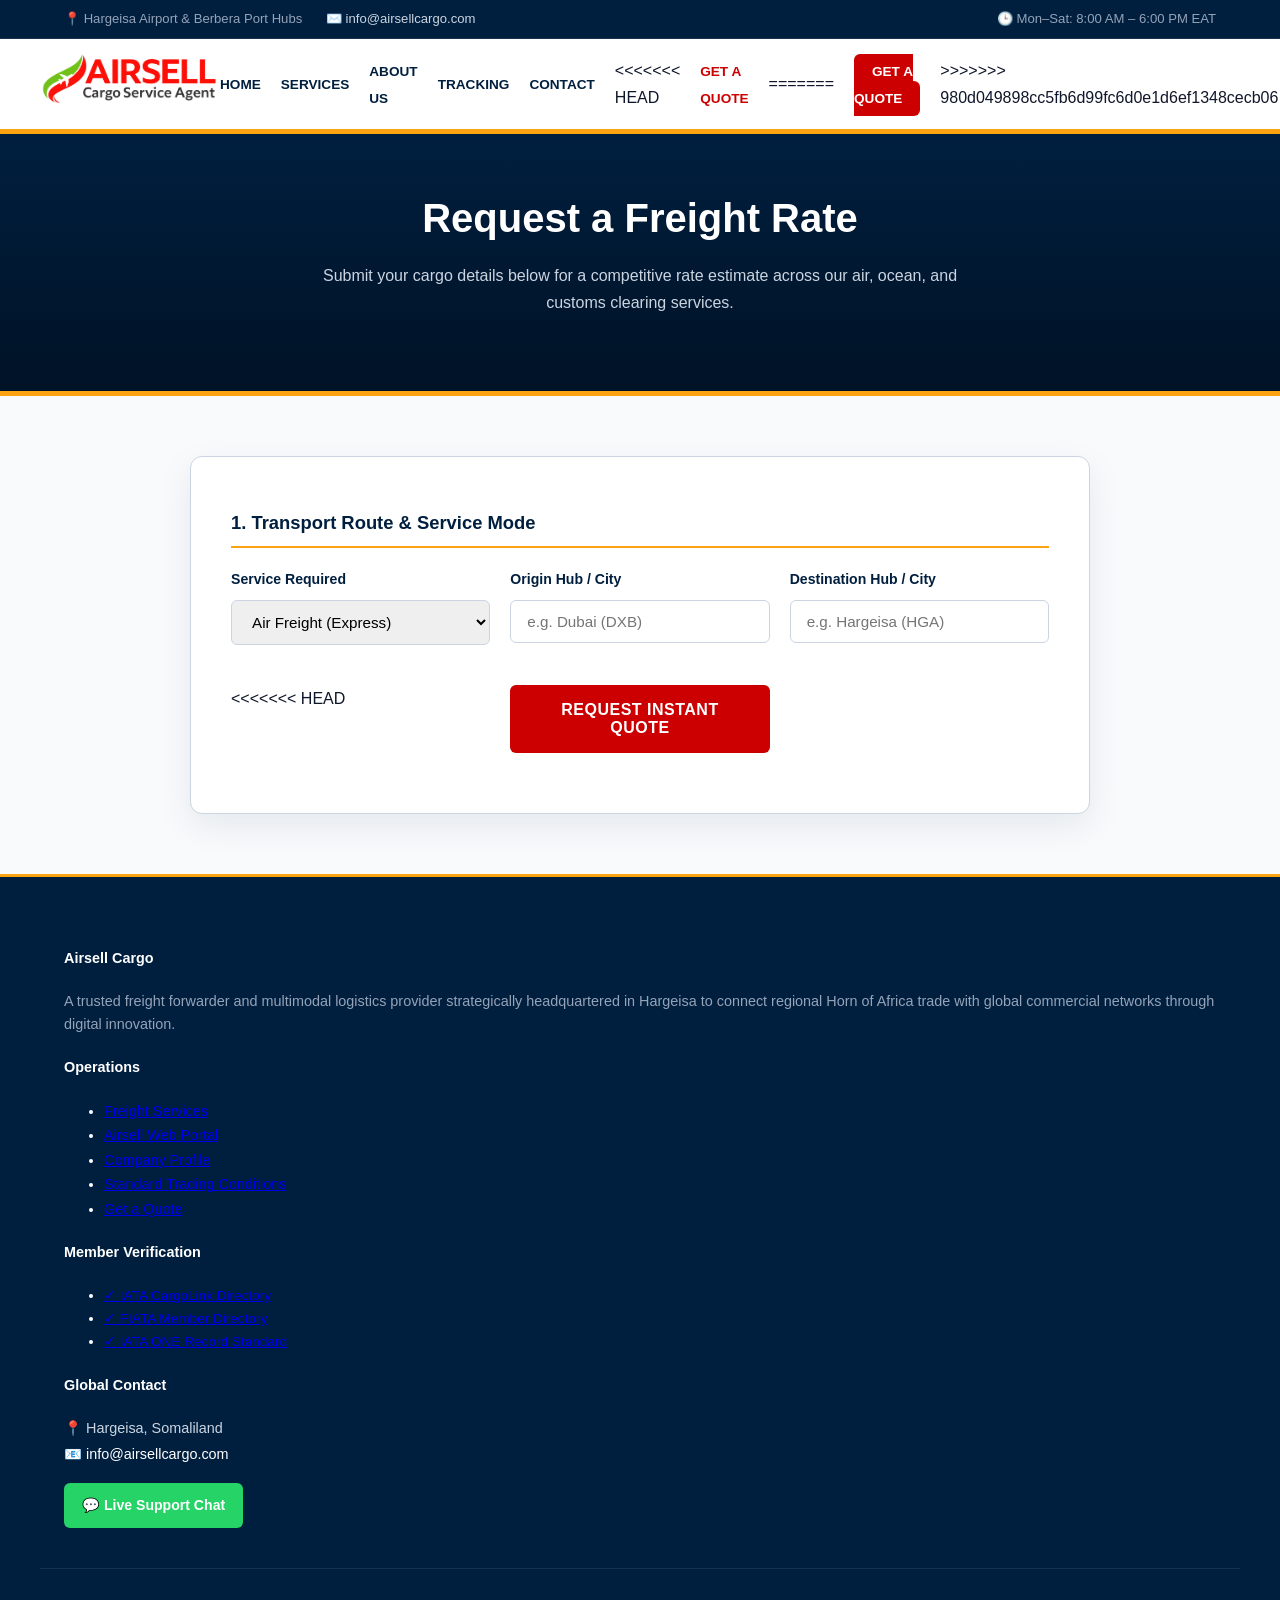
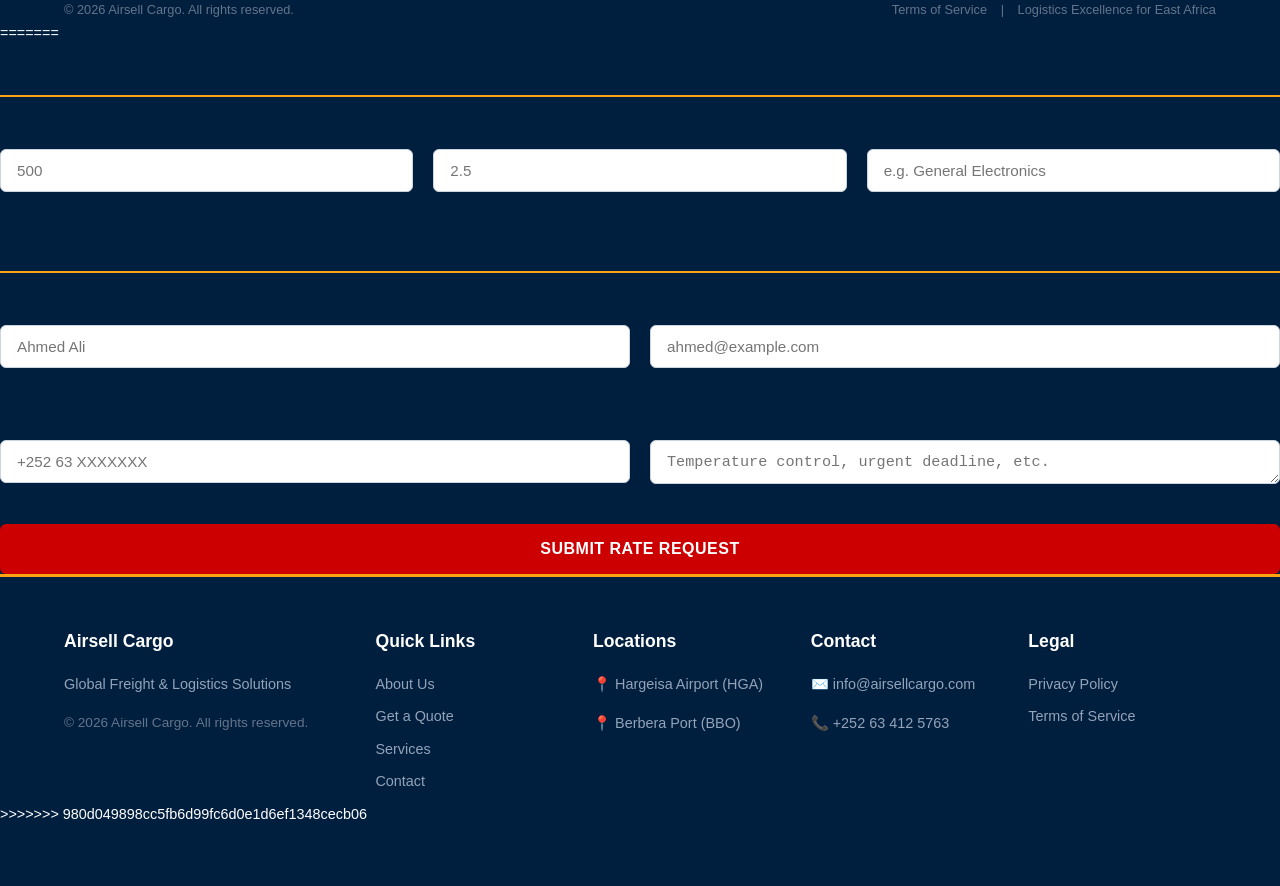
<file: quote.html>
<!DOCTYPE html>
<html lang="en">
<head>
  <meta charset="UTF-8">
  <meta http-equiv="X-UA-Compatible" content="IE=edge">
  <meta name="viewport" content="width=device-width, initial-scale=1.0, maximum-scale=5.0">
  <title>Get a Freight Quote | Airsell Cargo</title>
  <meta name="description" content="Request an instant freight estimate for air cargo, ocean shipping, or customs clearing with Airsell Cargo.">
  
  <style>  
    :root {
      --brand-red: #cc0000;
      --brand-green: #008800;
      --brand-yellow: #fca311;
      --primary-dark: #001f3f;
      --text-dark: #0f172a;
      --text-gray: #64748b;
      --bg-light: #f8fafc;
      --card-shadow: 0 12px 35px rgba(0, 31, 63, 0.08);
      --border-color: #cbd5e1;
    }
    
    * { box-sizing: border-box; }

    body { 
      font-family: 'Segoe UI', Roboto, Arial, sans-serif; 
      margin: 0; 
      background: #ffffff; 
      color: var(--text-dark); 
      line-height: 1.7; 
    }
    
    .container { 
      max-width: 1200px; 
      margin: auto; 
      padding: 0 24px; 
    }
    
    /* Top Bar */
    .top-bar {
      background: var(--primary-dark);
      color: #94a3b8;
      font-size: 0.82rem;
      padding: 8px 0;
      border-bottom: 1px solid rgba(255, 255, 255, 0.1);
    }

    .top-bar-flex {
      display: flex;
      justify-content: space-between;
      align-items: center;
    }

    .top-bar-info span { margin-right: 20px; }
    .top-bar-info a { color: #cbd5e1; text-decoration: none; }
    .top-bar-info a:hover { color: var(--brand-yellow); }

    /* Header Navigation */
    header { 
      background: #ffffff; 
      border-bottom: 5px solid var(--brand-yellow); 
      box-shadow: 0 4px 12px rgba(0,0,0,0.06); 
      position: sticky;
      top: 0;
      z-index: 1000;
    }
    
    .header-flex { 
      display: flex; 
      justify-content: space-between; 
      align-items: center; 
      padding: 15px 0;
    }
    
    .nav-links { 
      list-style: none; 
      display: flex; 
      align-items: center;
      gap: 20px; 
      margin: 0; 
      padding: 0;
    }
    
    .nav-links a { 
      text-decoration: none; 
      color: var(--primary-dark); 
      font-weight: 600; 
      text-transform: uppercase; 
      font-size: 0.85rem; 
      transition: color 0.3s ease; 
    }
    
    .nav-links a.active, .nav-links a:hover { 
      color: var(--brand-red); 
    }

    .btn-nav-cta {
      background: var(--brand-red);
      color: #ffffff !important;
      padding: 10px 18px;
      border-radius: 6px;
      font-weight: 700 !important;
    }

    /* Hero Banner */
    .hero-banner { 
      text-align: center; 
      padding: 50px 20px 60px; 
      background: linear-gradient(180deg, var(--primary-dark) 0%, #001226 100%);
      color: #ffffff;
      border-bottom: 5px solid var(--brand-yellow); 
    }
    
    .hero-banner h1 { 
      font-size: 2.5rem; 
      margin: 0 0 10px; 
      font-weight: 800; 
    } 

    .hero-banner p {
      max-width: 650px;
      margin: 0 auto 15px;
      color: #cbd5e1;
      font-size: 1rem;
    }

    /* Form Layout */
    .quote-section {
      padding: 60px 0;
      background: var(--bg-light);
    }

    .quote-card {
      background: #ffffff;
      border-radius: 12px;
      box-shadow: var(--card-shadow);
      padding: 40px;
      border: 1px solid var(--border-color);
      max-width: 900px;
      margin: 0 auto;
    }

    .form-grid-2 {
      display: grid;
      grid-template-columns: 1fr 1fr;
      gap: 20px;
      margin-bottom: 20px;
    }

    .form-grid-3 {
      display: grid;
      grid-template-columns: repeat(3, 1fr);
      gap: 20px;
      margin-bottom: 20px;
    }

    .form-group {
      display: flex;
      flex-direction: column;
      margin-bottom: 20px;
    }

    .form-group label {
      font-weight: 700;
      font-size: 0.88rem;
      color: var(--primary-dark);
      margin-bottom: 8px;
    }

    .form-group input, .form-group select, .form-group textarea {
      padding: 12px 16px;
      border: 1px solid var(--border-color);
      border-radius: 6px;
      font-size: 0.95rem;
      outline: none;
      transition: border-color 0.2s;
    }

    .form-group input:focus, .form-group select:focus, .form-group textarea:focus {
      border-color: var(--brand-red);
    }

    .btn-submit {
      background: var(--brand-red);
      color: #ffffff;
      border: none;
      padding: 16px 32px;
      font-size: 1rem;
      font-weight: 700;
      border-radius: 6px;
      cursor: pointer;
      width: 100%;
      text-transform: uppercase;
      letter-spacing: 0.5px;
      transition: background 0.3s;
    }

    .btn-submit:hover {
      background: var(--primary-dark);
    }

    /* Section Divider in Form */
    .form-section-title {
      font-size: 1.15rem;
      color: var(--primary-dark);
      border-bottom: 2px solid var(--brand-yellow);
      padding-bottom: 8px;
      margin-top: 10px;
      margin-bottom: 20px;
      font-weight: 700;
    }

    /* Footer */
    .site-footer { 
      background: var(--primary-dark); 
      color: #ffffff; 
      padding: 50px 0 30px; 
      font-size: 0.9rem;
      border-top: 3px solid var(--brand-yellow);
    }

    .footer-grid { 
      display: grid; 
      grid-template-columns: 1.5fr repeat(4, 1fr); 
      gap: 30px; 
    }

    .footer-col h4 {
      color: var(--brand-yellow);
      margin-top: 0;
      margin-bottom: 15px;
      font-size: 1.1rem;
    }

    .footer-col ul { list-style: none; padding: 0; margin: 0; }
    .footer-col li { margin-bottom: 8px; }
    .footer-col a { color: #94a3b8; text-decoration: none; transition: color 0.3s ease; }
    .footer-col a:hover { color: #ffffff; }

    @media (max-width: 768px) {
      .form-grid-2, .form-grid-3 { grid-template-columns: 1fr; }
      .footer-grid { grid-template-columns: 1fr; gap: 25px; }
      .top-bar { display: none; }
    }
  </style>
</head>
<body>

<!-- Top Navigation Bar -->
<div class="top-bar">
  <div class="container top-bar-flex">
    <div class="top-bar-info">
      <span>📍 Hargeisa Airport & Berbera Port Hubs</span>
      <span>✉️ <a href="mailto:info@airsellcargo.com">info@airsellcargo.com</a></span>
    </div>
    <div>
      <span>🕒 Mon–Sat: 8:00 AM – 6:00 PM EAT</span>
    </div>
  </div>
</div>

<!-- Header Navigation -->
<header>
  <div class="container header-flex">
    <div class="logo">
      <a href="index.html">
        <img src="logo.png" alt="Airsell Cargo" width="180">
      </a>
    </div>
    
    <nav aria-label="Main Navigation">
      <ul class="nav-links">
        <li><a href="index.html">Home</a></li>
        <li><a href="services.html">Services</a></li>
        <li><a href="about.html">About Us</a></li>
        <li><a href="tracking.html">Tracking</a></li>
        <li><a href="contact.html">Contact</a></li>
<<<<<<< HEAD
        <li><a href="quote.html" class="active" aria-current="page">Get a Quote</a></li>
=======
        <li><a href="quote.html" class="btn-nav-cta active" aria-current="page">Get a Quote</a></li>
>>>>>>> 980d049898cc5fb6d99fc6d0e1d6ef1348cecb06
      </ul>
    </nav>
  </div>
</header>

<!-- Hero Section -->
<section class="hero-banner">
  <div class="container">
    <h1>Request a Freight Rate</h1>
    <p>Submit your cargo details below for a competitive rate estimate across our air, ocean, and customs clearing services.</p>
  </div>
</section>

<!-- Form Container Section -->
<main class="quote-section">
  <div class="container">
    <div class="quote-card">
      <form id="quoteForm" action="https://formsubmit.co/1233a26cfc71ac026ab36a3426f8e462" method="POST" enctype="multipart/form-data">
        
        <!-- FormSubmit Configuration Settings -->
        <input type="hidden" name="_captcha" value="false">
        <input type="hidden" name="_template" value="table">
        <input type="hidden" name="_subject" value="🚚 Freight Quote: {Service_Required} ({Origin_Hub} ➔ {Destination_Hub}) - {Full_Name}">
        <input type="hidden" name="_next" value="https://airsellcargo.com/thank.html">
        <input type="hidden" name="_autoresponse" value="Thank you for contacting Airsell Cargo. We have received your freight quote request and our team will get back to you shortly.">

        <!-- 1. Route Selection -->
        <div class="form-section-title">1. Transport Route & Service Mode</div>
        <div class="form-grid-3">
          <div class="form-group">
            <label for="service-type">Service Required</label>
            <select id="service-type" name="Service_Required" required>
              <option value="Air Freight (Express)">Air Freight (Express)</option>
              <option value="Air Charter Special">Air Charter Special</option>
              <option value="Ocean Cargo (FCL)">Ocean Cargo (FCL)</option>
              <option value="Ocean Cargo (LCL)">Ocean Cargo (LCL)</option>
              <option value="Customs Clearance Only">Customs Clearance Only</option>
            </select>
          </div>
          <div class="form-group">
            <label for="origin">Origin Hub / City</label>
            <input type="text" id="origin" name="Origin_Hub" placeholder="e.g. Dubai (DXB)" required>
          </div>
          <div class="form-group">
            <label for="destination">Destination Hub / City</label>
            <input type="text" id="destination" name="Destination_Hub" placeholder="e.g. Hargeisa (HGA)" required>
          </div>
<<<<<<< HEAD

          <!-- Submit Button Spans Across Bottom -->
          <button type="submit" class="btn-submit">Request Instant Quote</button>
        </form>
      </div>

    </div>
  </main>

<footer class="site-footer">
    <div class="container footer-row">
        <!-- Column 1: Brand Authority -->
        <div class="footer-column">
            <h4 class="brand-yellow-text">Airsell Cargo</h4>
            <p style="font-size: 0.9rem; color: #94a3b8; line-height: 1.6;">
                A trusted freight forwarder and multimodal logistics provider strategically headquartered in Hargeisa to connect regional Horn of Africa trade with global commercial networks through digital innovation.
            </p>
        </div>

        <!-- Column 2: Operations & Portal -->
        <div class="footer-column">
            <h4 class="brand-yellow-text">Operations</h4>
            <ul class="footer-links">
                <li><a href="services.html">Freight Services</a></li>
                <li><a href="tracking.html">Airsell Web Portal</a></li>
                <li><a href="about.html">Company Profile</a></li>
                <li><a href="terms.html">Standard Trading Conditions</a></li>
                <li><a href="quote.html">Get a Quote</a></li>
            </ul>
        </div>

        <!-- Column 3: Professional Verification -->
        <div class="footer-column">
            <h4 class="brand-yellow-text">Member Verification</h4>
            <ul class="footer-links" style="font-size: 0.85rem;">
                <li>
                    <a href="https://www.iata.org/en/publications/directories/cargolink/directory/airsell-cargo-service-agent/12787/" target="_blank" rel="noopener">
                        ✓ IATA CargoLink Directory
                    </a>
                </li>
                <li>
                    <a href="https://fiata.org/directory/so/" target="_blank" rel="noopener">
                        ✓ FIATA Member Directory
                    </a>
                </li>
                <li>
                    <a href="https://www.iata.org/en/programs/cargo/e/one-record/multi-lateral-agreement/" target="_blank" rel="noopener">
                        ✓ IATA ONE Record Standard
                    </a>
                </li>
            </ul>
        </div>

        <!-- Column 4: Contact & Live Support -->
        <div class="footer-column">
            <h4 class="brand-yellow-text">Global Contact</h4>
            <div style="font-size: 0.9rem; color: #cbd5e1; line-height: 1.8;">
                📍 Hargeisa, Somaliland<br>
                📧 <a href="mailto:info@airsellcargo.com" style="color: white; text-decoration: none;">info@airsellcargo.com</a><br>
                
                <div style="margin-top: 15px;">
                    <a href="https://wa.me/252634823310" target="_blank" rel="noopener" 
                       style="background: #25D366; color: white; padding: 10px 18px; border-radius: 6px; text-decoration: none; font-weight: bold; display: inline-flex; align-items: center; gap: 8px; font-size: 0.88rem;">
                       <span>💬 Live Support Chat</span>
                    </a>
                </div>
            </div>
        </div>
    </div>

    <!-- Legal & Compliance Bar -->
    <div class="footer-bottom">
        <div class="container" style="border-top: 1px solid rgba(255,255,255,0.08); margin-top: 40px; padding-top: 30px; display: flex; justify-content: space-between; align-items: center; flex-wrap: wrap; gap: 15px;">
            <p style="color: #64748b; font-size: 0.8rem; margin: 0;">&copy; 2026 Airsell Cargo. All rights reserved.</p>
            <div style="font-size: 0.8rem;">
                <a href="terms.html" style="color: #64748b; text-decoration: none;">Terms of Service</a>
                <span style="color: #64748b; margin: 0 10px;">|</span>
                <span style="color: #64748b;">Logistics Excellence for East Africa</span>
            </div>
        </div>
    </div>
=======
        </div>

        <!-- 2. Cargo Details -->
        <div class="form-section-title">2. Cargo Specifications</div>
        <div class="form-grid-3">
          <div class="form-group">
            <label for="weight">Est. Gross Weight (kg)</label>
            <input type="number" id="weight" name="Est_Gross_Weight_kg" placeholder="500" required>
          </div>
          <div class="form-group">
            <label for="volume">Est. Volume (m³)</label>
            <input type="number" step="0.1" id="volume" name="Est_Volume_m3" placeholder="2.5">
          </div>
          <div class="form-group">
            <label for="commodity">Commodity Type</label>
            <input type="text" id="commodity" name="Commodity_Type" placeholder="e.g. General Electronics" required>
          </div>
        </div>

        <!-- 3. Contact Information -->
        <div class="form-section-title">3. Contact Details</div>
        <div class="form-grid-2">
          <div class="form-group">
            <label for="fullname">Full Name / Company</label>
            <input type="text" id="fullname" name="Full_Name" placeholder="Ahmed Ali" required>
          </div>
          <div class="form-group">
            <label for="email">Email Address</label>
            <input type="email" id="email" name="email" placeholder="ahmed@example.com" required>
          </div>
        </div>

        <div class="form-grid-2">
          <div class="form-group">
            <label for="phone">Phone / WhatsApp Number</label>
            <input type="tel" id="phone" name="Phone_Number" placeholder="+252 63 XXXXXXX" required>
          </div>
          <div class="form-group">
            <label for="notes">Additional Requirements / Special Handling</label>
            <textarea id="notes" name="Special_Handling_Notes" rows="1" placeholder="Temperature control, urgent deadline, etc."></textarea>
          </div>
        </div>

        <button type="submit" class="btn-submit">Submit Rate Request</button>
      </form>
    </div>
  </div>
</main>

<!-- Footer Section -->
<footer class="site-footer">
  <div class="container footer-grid">
    <div class="footer-col">
      <h4 style="color: #ffffff;">Airsell Cargo</h4>
      <p style="color: #94a3b8;">Global Freight & Logistics Solutions</p>
      <p style="color: #64748b; font-size: 0.85rem;">© 2026 Airsell Cargo. All rights reserved.</p>
    </div>

    <div class="footer-col">
      <h4 style="color: #ffffff;">Quick Links</h4>
      <ul>
        <li><a href="about.html">About Us</a></li>
        <li><a href="quote.html">Get a Quote</a></li>
        <li><a href="services.html">Services</a></li>
        <li><a href="contact.html">Contact</a></li>
      </ul>
    </div>

    <div class="footer-col">
      <h4 style="color: #ffffff;">Locations</h4>
      <p style="color: #94a3b8; margin-bottom: 6px;">📍 Hargeisa Airport (HGA)</p>
      <p style="color: #94a3b8;">📍 Berbera Port (BBO)</p>
    </div>

    <div class="footer-col">
      <h4 style="color: #ffffff;">Contact</h4>
      <p style="color: #94a3b8; margin-bottom: 6px;">✉️ info@airsellcargo.com</p>
      <p style="color: #94a3b8;">📞 +252 63 412 5763</p>
    </div>

    <div class="footer-col">
      <h4 style="color: #ffffff;">Legal</h4>
      <ul>
        <li><a href="privacy.html">Privacy Policy</a></li>
        <li><a href="terms.html">Terms of Service</a></li>
      </ul>
    </div>
  </div>
>>>>>>> 980d049898cc5fb6d99fc6d0e1d6ef1348cecb06
</footer>

</body>
</html>
</file>
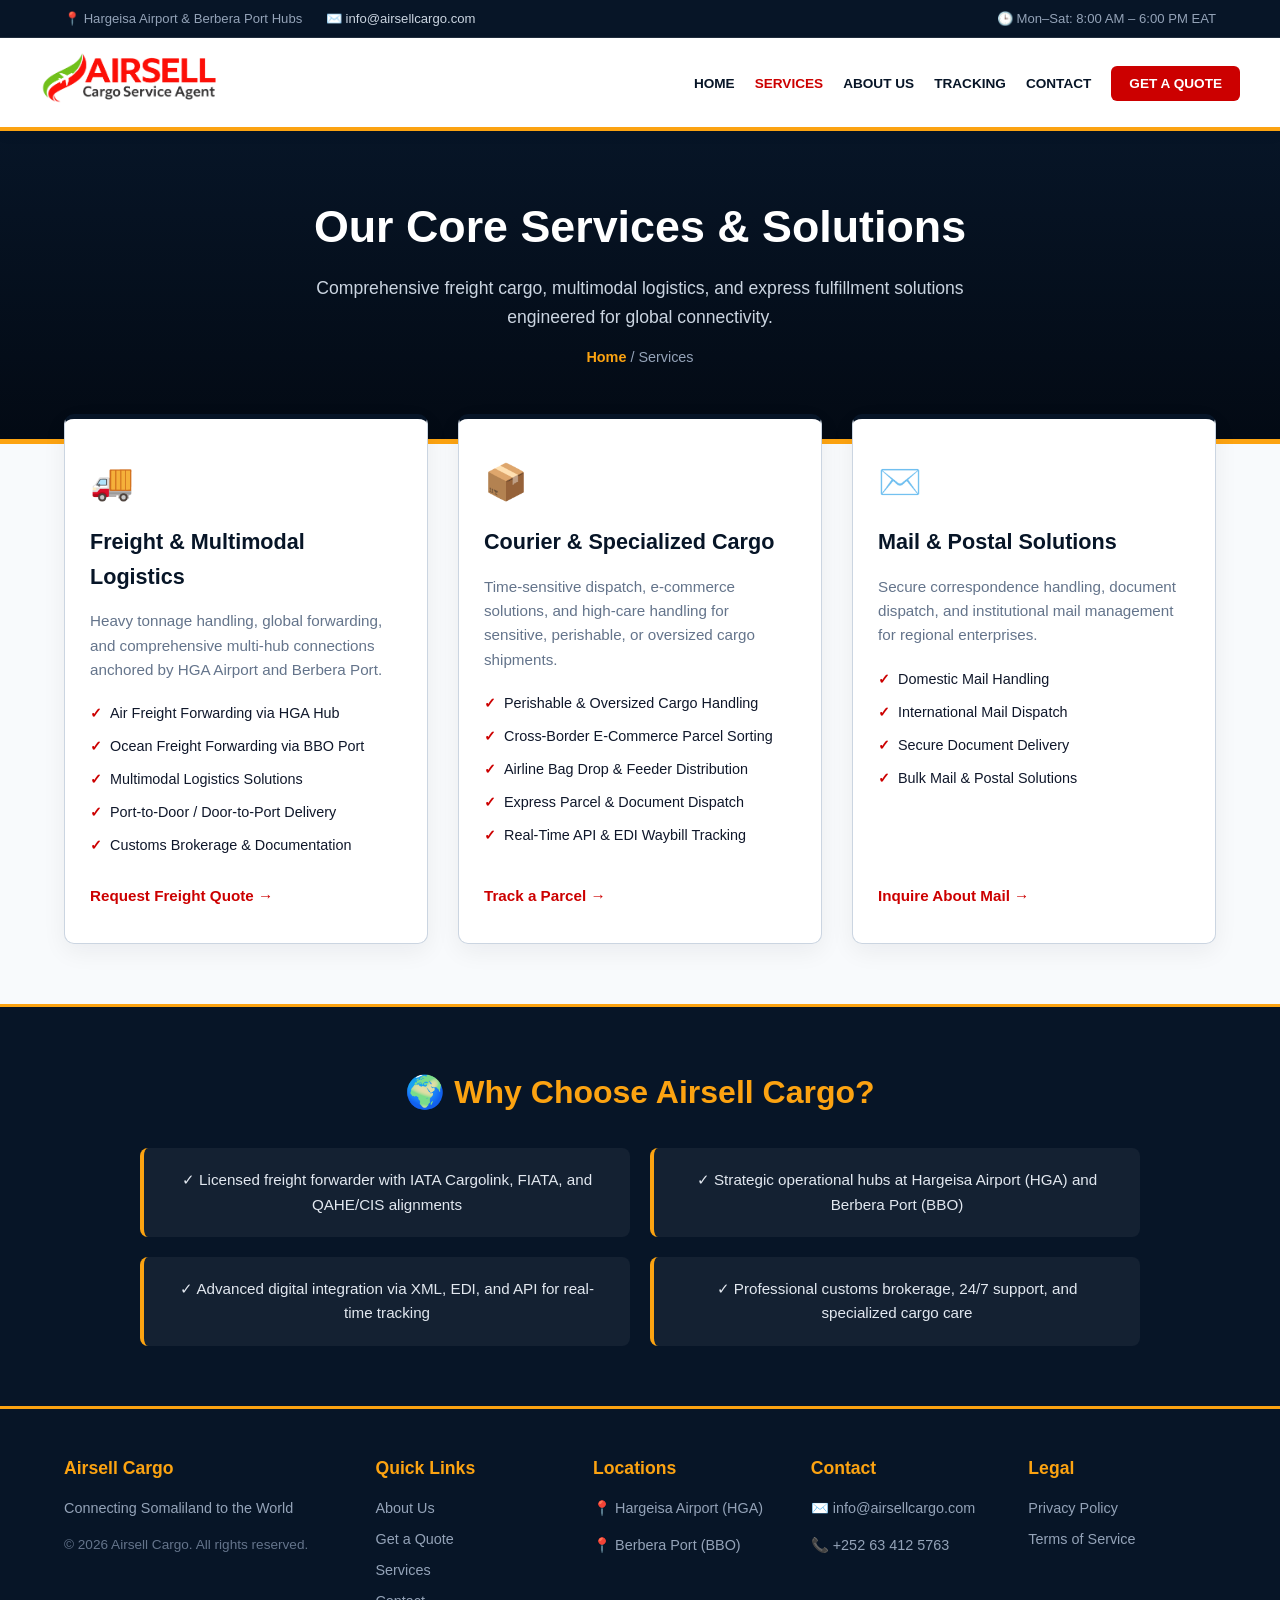
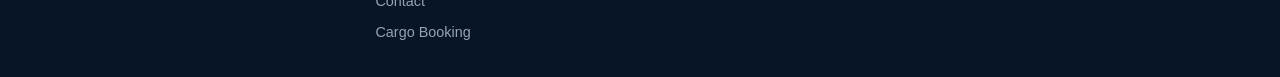
<file: services.html>
<!DOCTYPE html>
<html lang="en">
<head>
  <meta charset="UTF-8">
  <meta http-equiv="X-UA-Compatible" content="IE=edge">
  <meta name="viewport" content="width=device-width, initial-scale=1.0, maximum-scale=5.0">
  <title>Freight, Courier & Mail Services | Airsell Cargo</title>
  <meta name="description" content="Comprehensive freight cargo, ocean freight, multimodal logistics, and express courier solutions engineered for reliability, safety, and speed across HGA and BBO hubs.">
  
  <style>  
    :root {
      --brand-red: #cc0000;
      --brand-yellow: #fca311;
      --primary-dark: #071527;
      --text-dark: #0f172a;
      --text-gray: #64748b;
      --bg-light: #f8fafc;
      --card-shadow: 0 12px 35px rgba(7, 21, 39, 0.08);
      --border-color: #cbd5e1;
    }
    
    * { box-sizing: border-box; }

    body { 
      font-family: 'Segoe UI', Roboto, Arial, sans-serif; 
      margin: 0; 
      background: var(--bg-light); 
      color: var(--text-dark); 
      line-height: 1.6; 
    }
    
    .container { 
      max-width: 1200px; 
      margin: auto; 
      padding: 0 24px; 
    }
    
    /* Top Bar */
    .top-bar {
      background: var(--primary-dark);
      color: #94a3b8;
      font-size: 0.82rem;
      padding: 8px 0;
      border-bottom: 1px solid rgba(255, 255, 255, 0.1);
    }

    .top-bar-flex {
      display: flex;
      justify-content: space-between;
      align-items: center;
    }

    .top-bar-info span { margin-right: 20px; }
    .top-bar-info a { color: #cbd5e1; text-decoration: none; }
    .top-bar-info a:hover { color: var(--brand-yellow); }

    /* Header Navigation */
    header { 
      background: #ffffff; 
      border-bottom: 4px solid var(--brand-yellow); 
      box-shadow: 0 4px 12px rgba(0,0,0,0.05); 
      position: sticky;
      top: 0;
      z-index: 1000;
    }
    
    .header-flex { 
      display: flex; 
      justify-content: space-between; 
      align-items: center; 
      padding: 15px 0;
    }
    
    .nav-links { 
      list-style: none; 
      display: flex; 
      align-items: center;
      gap: 20px; 
      margin: 0; 
      padding: 0;
    }
    
    .nav-links a { 
      text-decoration: none; 
      color: var(--primary-dark); 
      font-weight: 600; 
      text-transform: uppercase; 
      font-size: 0.85rem; 
      transition: color 0.3s ease; 
    }
    
    .nav-links a.active, .nav-links a:hover { 
      color: var(--brand-red); 
    }

    .btn-nav-cta {
      background: var(--brand-red);
      color: #ffffff !important;
      padding: 10px 18px;
      border-radius: 6px;
      font-weight: 700 !important;
    }

    .btn-nav-cta:hover {
      background: var(--primary-dark);
    }
    
    /* Hero Banner */
    .hero-banner { 
      text-align: center; 
      padding: 60px 20px 70px; 
      background: linear-gradient(180deg, var(--primary-dark) 0%, #030a14 100%);
      color: #ffffff;
      border-bottom: 5px solid var(--brand-yellow); 
    }
    
    .hero-banner h1 { 
      font-size: 2.8rem; 
      margin: 0 0 12px; 
      font-weight: 800; 
      color: #ffffff; 
    } 

    .hero-banner p {
      max-width: 680px;
      margin: 0 auto 15px;
      color: #cbd5e1;
      font-size: 1.1rem;
    }

    .breadcrumbs {
      font-size: 0.9rem;
      color: #94a3b8;
    }

    .breadcrumbs a {
      color: var(--brand-yellow);
      text-decoration: none;
      font-weight: 600;
    }

    /* Concise Services Grid Container */
    .services-wrapper {
      max-width: 1200px;
      margin: -30px auto 60px;
      position: relative;
      z-index: 10;
      padding: 0 24px;
    }

    .services-grid {
      display: grid;
      grid-template-columns: repeat(3, 1fr);
      gap: 30px;
    }

    .service-card {
      background: #ffffff;
      color: var(--text-dark);
      padding: 35px 25px;
      border-radius: 10px;
      box-shadow: 0 8px 25px rgba(7, 21, 39, 0.06);
      border-top: 5px solid var(--primary-dark);
      border-left: 1px solid var(--border-color);
      border-right: 1px solid var(--border-color);
      border-bottom: 1px solid var(--border-color);
      display: flex;
      flex-direction: column;
      justify-content: space-between;
      transition: transform 0.2s ease;
    }

    .service-card:hover {
      transform: translateY(-4px);
    }

    .service-card .icon {
      font-size: 2.2rem;
      margin-bottom: 15px;
    }

    .service-card h2 {
      color: var(--primary-dark);
      margin-top: 0;
      margin-bottom: 15px;
      font-size: 1.35rem;
    }

    .service-card p {
      color: var(--text-gray);
      font-size: 0.95rem;
      line-height: 1.6;
      margin-bottom: 20px;
    }

    .service-card ul {
      list-style: none;
      padding: 0;
      margin: 0 0 25px 0;
    }

    .service-card li {
      font-size: 0.9rem;
      color: var(--text-dark);
      margin-bottom: 10px;
      padding-left: 20px;
      position: relative;
      font-weight: 500;
    }

    .service-card li::before {
      content: '✓';
      color: var(--brand-red);
      position: absolute;
      left: 0;
      font-weight: bold;
    }

    .service-link {
      display: inline-block;
      color: var(--brand-red);
      text-decoration: none;
      font-weight: 700;
      font-size: 0.95rem;
      transition: color 0.2s;
    }

    .service-link:hover {
      color: var(--primary-dark);
    }

    /* Why Choose Us Section */
    .why-section {
      background: var(--primary-dark);
      color: #ffffff;
      padding: 60px 0;
      border-top: 3px solid var(--brand-yellow);
    }

    .why-grid {
      display: grid;
      grid-template-columns: repeat(2, 1fr);
      gap: 20px;
      max-width: 1000px;
      margin: 30px auto 0;
    }

    .why-item {
      background: rgba(255, 255, 255, 0.05);
      padding: 20px 24px;
      border-radius: 8px;
      border-left: 4px solid var(--brand-yellow);
      font-size: 0.95rem;
      color: #e2e8f0;
    }

    /* Footer */
    .site-footer { 
      background: var(--primary-dark); 
      color: #ffffff; 
      padding: 45px 0 25px; 
      font-size: 0.9rem;
      border-top: 3px solid var(--brand-yellow);
    }

    .footer-grid { 
      display: grid; 
      grid-template-columns: 1.5fr repeat(4, 1fr); 
      gap: 30px; 
      max-width: 1200px;
      margin: auto;
      padding: 0 24px;
    }

    .footer-col h3 {
      color: var(--brand-yellow);
      margin-top: 0;
      margin-bottom: 15px;
      font-size: 1.1rem;
    }

    .footer-col ul { list-style: none; padding: 0; margin: 0; }
    .footer-col li { margin-bottom: 8px; }
    .footer-col a { color: #94a3b8; text-decoration: none; transition: color 0.3s ease; }
    .footer-col a:hover { color: #ffffff; }

    @media (max-width: 900px) {
      .services-grid, .why-grid { grid-template-columns: 1fr; }
    }
  </style>
</head>
<body>

<!-- Top Notification Bar -->
<div class="top-bar">
  <div class="container top-bar-flex">
    <div class="top-bar-info">
      <span>📍 Hargeisa Airport & Berbera Port Hubs</span>
      <span>✉️ <a href="mailto:info@airsellcargo.com">info@airsellcargo.com</a></span>
    </div>
    <div>
      <span>🕒 Mon–Sat: 8:00 AM – 6:00 PM EAT</span>
    </div>
  </div>
</div>

<!-- Main Header -->
<header>
  <div class="container header-flex">
    <div class="logo">
      <a href="https://airsellcargo.com/index.html">
        <img src="logo.png" alt="Airsell Cargo Service Agent" width="180">
      </a>
    </div>
    
    <nav aria-label="Main Navigation">
      <ul class="nav-links">
        <li><a href="https://airsellcargo.com/index.html">HOME</a></li>
        <li><a href="https://airsellcargo.com/services.html" class="active" aria-current="page">SERVICES</a></li>
        <li><a href="https://airsellcargo.com/about.html">ABOUT US</a></li>
        <li><a href="https://airsellcargo.com/tracking.html">TRACKING</a></li>
        <li><a href="https://airsellcargo.com/contact.html">CONTACT</a></li>
        <li><a href="https://airsellcargo.com/quote.html" class="btn-nav-cta">GET A QUOTE</a></li>
      </ul>
    </nav>
  </div>
</header>

<!-- Hero Section -->
<section class="hero-banner">
  <div class="container">
    <h1>Our Core Services & Solutions</h1>
    <p>Comprehensive freight cargo, multimodal logistics, and express fulfillment solutions engineered for global connectivity.</p>
    <div class="breadcrumbs"><a href="https://airsellcargo.com/index.html">Home</a> / Services</div>
  </div>
</section>

<!-- Concise Services Grid Container -->
<div class="services-wrapper">
  <div class="services-grid">
    
    <!-- Service 1: Freight Cargo & Multimodal Logistics -->
    <div class="service-card">
      <div>
        <div class="icon">🚚</div>
        <h2>Freight & Multimodal Logistics</h2>
        <p>Heavy tonnage handling, global forwarding, and comprehensive multi-hub connections anchored by HGA Airport and Berbera Port.</p>
        <ul>
          <li>Air Freight Forwarding via HGA Hub</li>
          <li>Ocean Freight Forwarding via BBO Port</li>
          <li>Multimodal Logistics Solutions</li>
          <li>Port-to-Door / Door-to-Port Delivery</li>
          <li>Customs Brokerage & Documentation</li>
        </ul>
      </div>
      <div>
        <a href="https://airsellcargo.com/quote.html" class="service-link">Request Freight Quote →</a>
      </div>
    </div>

    <!-- Service 2: Courier & Specialized Cargo Services -->
    <div class="service-card">
      <div>
        <div class="icon">📦</div>
        <h2>Courier & Specialized Cargo</h2>
        <p>Time-sensitive dispatch, e-commerce solutions, and high-care handling for sensitive, perishable, or oversized cargo shipments.</p>
        <ul>
          <li>Perishable & Oversized Cargo Handling</li>
          <li>Cross-Border E-Commerce Parcel Sorting</li>
          <li>Airline Bag Drop & Feeder Distribution</li>
          <li>Express Parcel & Document Dispatch</li>
          <li>Real-Time API & EDI Waybill Tracking</li>
        </ul>
      </div>
      <div>
        <a href="https://airsellcargo.com/tracking.html" class="service-link">Track a Parcel →</a>
      </div>
    </div>

    <!-- Service 3: Mail & Institutional Services -->
    <div class="service-card">
      <div>
        <div class="icon">✉️</div>
        <h2>Mail & Postal Solutions</h2>
        <p>Secure correspondence handling, document dispatch, and institutional mail management for regional enterprises.</p>
        <ul>
          <li>Domestic Mail Handling</li>
          <li>International Mail Dispatch</li>
          <li>Secure Document Delivery</li>
          <li>Bulk Mail & Postal Solutions</li>
        </ul>
      </div>
      <div>
        <a href="https://airsellcargo.com/contact.html" class="service-link">Inquire About Mail →</a>
      </div>
    </div>

  </div>
</div>

<!-- Why Choose Us Section -->
<section class="why-section">
  <div class="container" style="text-align: center;">
    <h2 style="color: var(--brand-yellow); font-size: 2rem; margin-top: 0;">🌍 Why Choose Airsell Cargo?</h2>
    <div class="why-grid">
      <div class="why-item">✓ Licensed freight forwarder with IATA Cargolink, FIATA, and QAHE/CIS alignments</div>
      <div class="why-item">✓ Strategic operational hubs at Hargeisa Airport (HGA) and Berbera Port (BBO)</div>
      <div class="why-item">✓ Advanced digital integration via XML, EDI, and API for real-time tracking</div>
      <div class="why-item">✓ Professional customs brokerage, 24/7 support, and specialized cargo care</div>
    </div>
  </div>
</section>

<!-- Footer Section -->
<footer class="site-footer">
  <div class="footer-grid">
    <div class="footer-col">
      <h3>Airsell Cargo</h3>
      <p style="color: #94a3b8;">Connecting Somaliland to the World</p>
      <p style="color: #64748b; font-size: 0.85rem;">© 2026 Airsell Cargo. All rights reserved.</p>
    </div>

    <div class="footer-col">
      <h3>Quick Links</h3>
      <ul>
        <li><a href="https://airsellcargo.com/about.html">About Us</a></li>
        <li><a href="https://airsellcargo.com/quote.html">Get a Quote</a></li>
        <li><a href="https://airsellcargo.com/url?id=2">Services</a></li>
        <li><a href="url?id=5">Contact</a></li>
        <li><a href="https://airsellcargo.com/booking.html">Cargo Booking</a></li>
      </ul>
    </div>

    <div class="footer-col">
      <h3>Locations</h3>
      <p style="color: #94a3b8; margin-bottom: 6px;">📍 Hargeisa Airport (HGA)</p>
      <p style="color: #94a3b8;">📍 Berbera Port (BBO)</p>
    </div>

    <div class="footer-col">
      <h3>Contact</h3>
      <p style="color: #94a3b8; margin-bottom: 6px;">✉️ info@airsellcargo.com</p>
      <p style="color: #94a3b8;">📞 +252 63 412 5763</p>
    </div>

    <div class="footer-col">
      <h3>Legal</h3>
      <ul>
        <li><a href="https://airsellcargo.com/url?id=8">Privacy Policy</a></li>
        <li><a href="https://airsellcargo.com/terms.html">Terms of Service</a></li>
      </ul>
    </div>
  </div>
</footer>

</body>
</html>
</file>
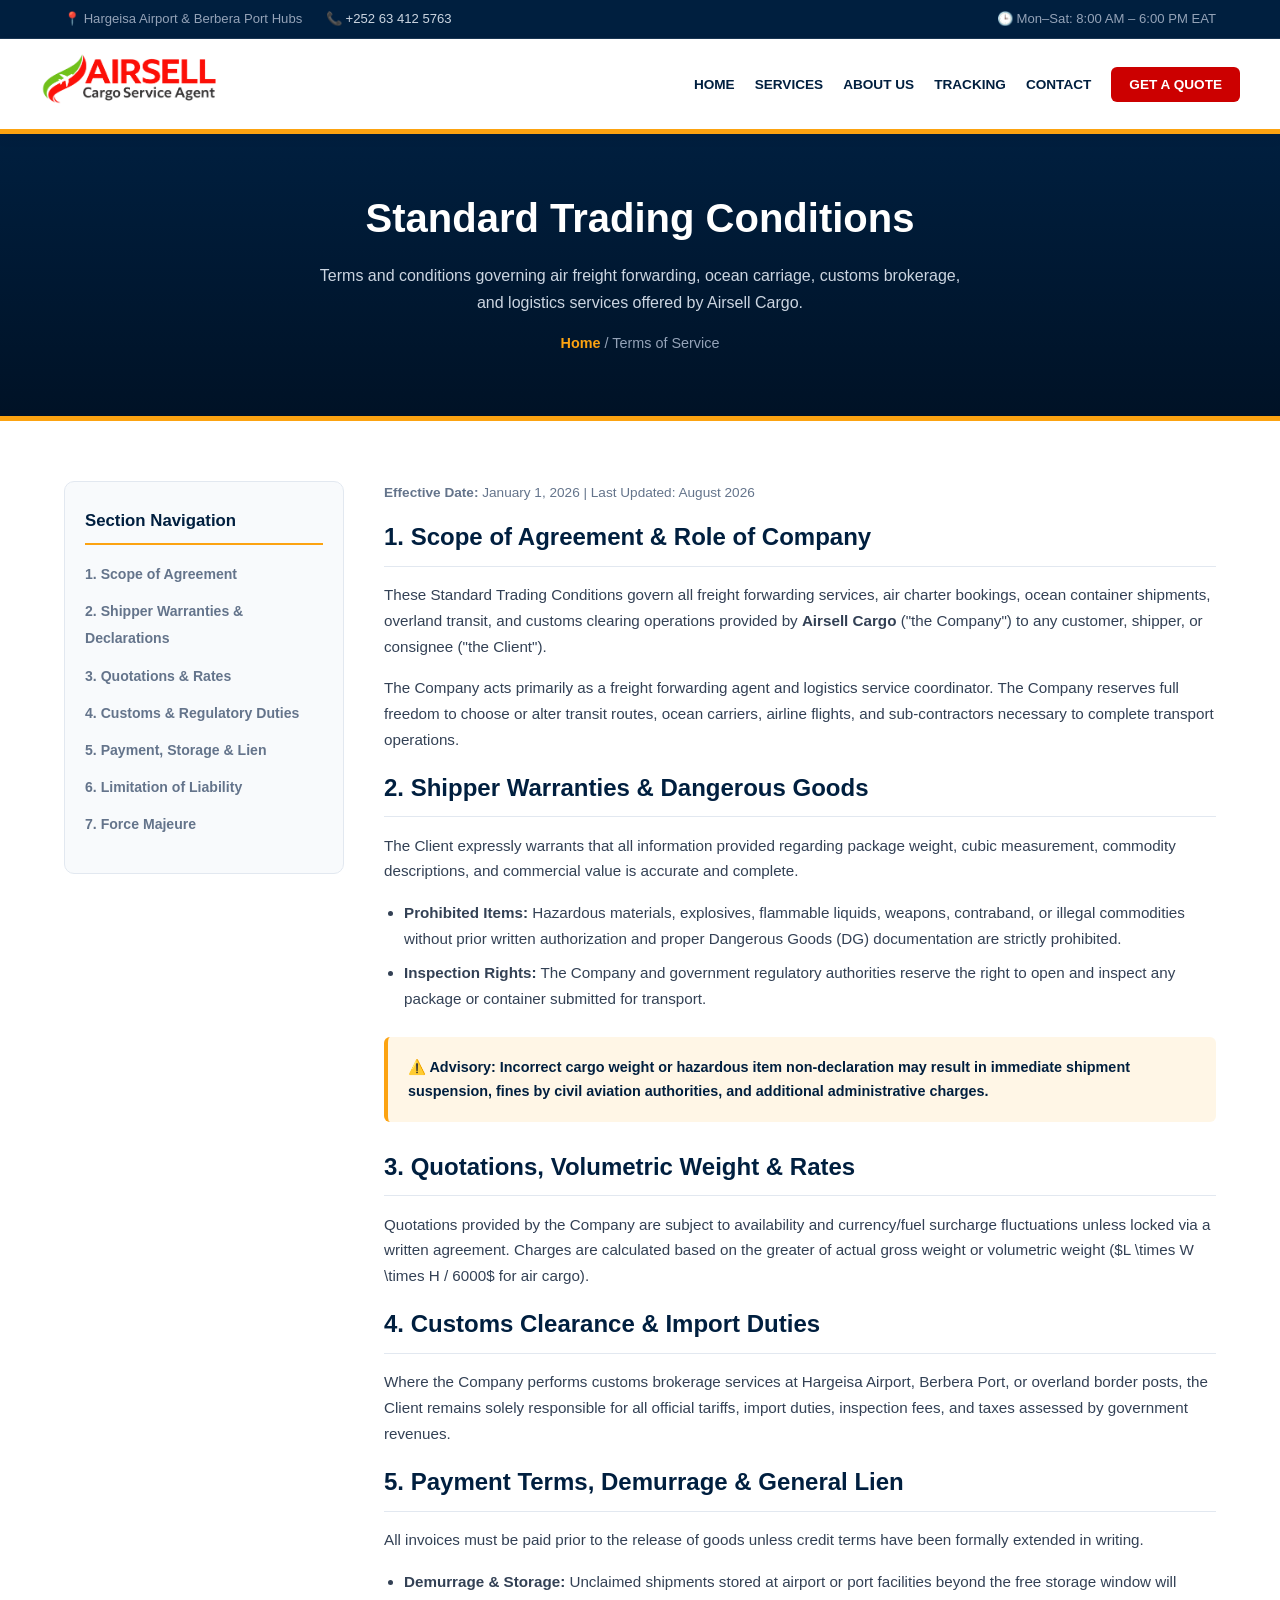
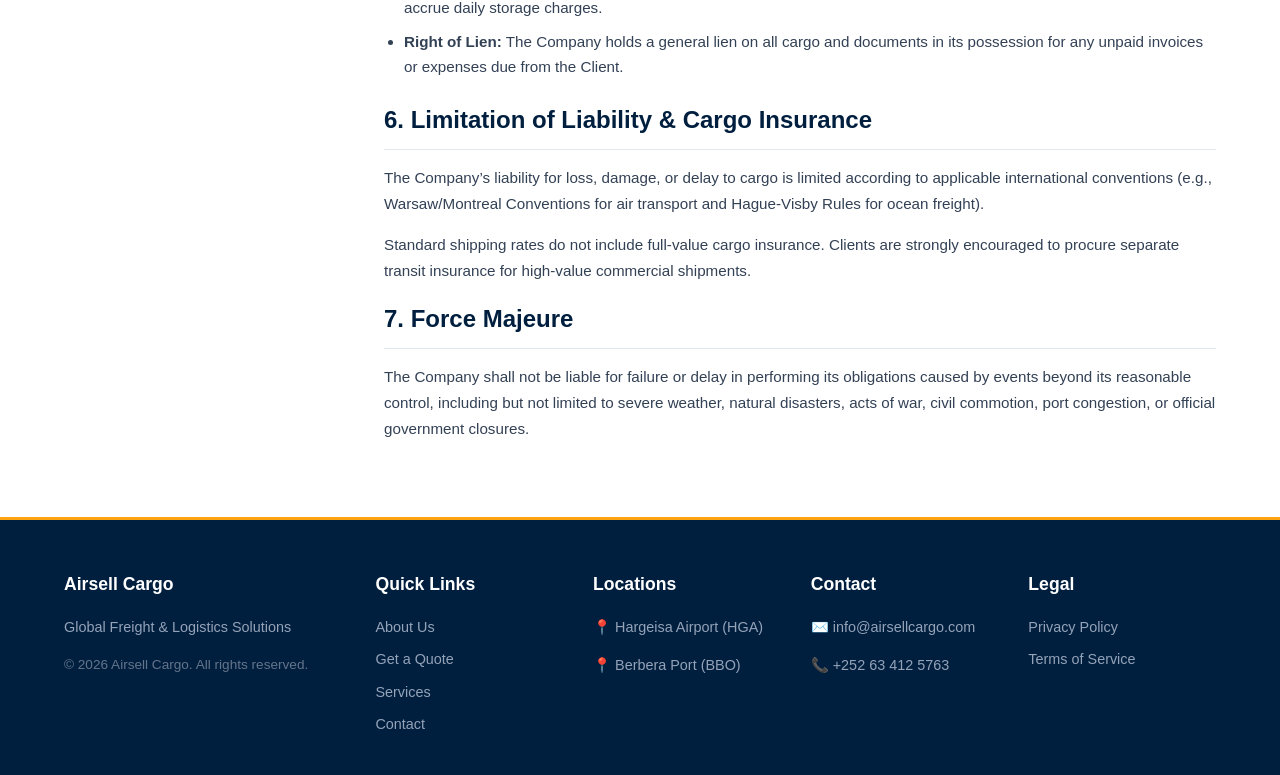
<file: terms.html>
<!DOCTYPE html>
<html lang="en">
<head>
  <meta charset="UTF-8">
  <meta http-equiv="X-UA-Compatible" content="IE=edge">
  <meta name="viewport" content="width=device-width, initial-scale=1.0, maximum-scale=5.0">
  <title>Terms of Service | Airsell Cargo - Standard Trading Conditions</title>
  <meta name="description" content="Read the standard trading conditions, liability limits, customs terms, and freight service policies for Airsell Cargo.">
  
  <style>  
    :root {
      --brand-red: #cc0000;
      --brand-green: #008800;
      --brand-yellow: #fca311;
      --primary-dark: #001f3f;
      --text-dark: #0f172a;
      --text-gray: #64748b;
      --bg-light: #f8fafc;
      --card-shadow: 0 12px 35px rgba(0, 31, 63, 0.08);
      --border-color: #cbd5e1;
    }
    
    * { box-sizing: border-box; }

    body { 
      font-family: 'Segoe UI', Roboto, Arial, sans-serif; 
      margin: 0; 
      background: #ffffff; 
      color: var(--text-dark); 
      line-height: 1.7; 
    }
    
    .container { 
      max-width: 1200px; 
      margin: auto; 
      padding: 0 24px; 
    }
    
    /* Top Bar */
    .top-bar {
      background: var(--primary-dark);
      color: #94a3b8;
      font-size: 0.82rem;
      padding: 8px 0;
      border-bottom: 1px solid rgba(255, 255, 255, 0.1);
    }

    .top-bar-flex {
      display: flex;
      justify-content: space-between;
      align-items: center;
    }

    .top-bar-info span { margin-right: 20px; }
    .top-bar-info a { color: #cbd5e1; text-decoration: none; }
    .top-bar-info a:hover { color: var(--brand-yellow); }

    /* Header Navigation */
    header { 
      background: #ffffff; 
      border-bottom: 5px solid var(--brand-yellow); 
      box-shadow: 0 4px 12px rgba(0,0,0,0.06); 
      position: sticky;
      top: 0;
      z-index: 1000;
    }
    
    .header-flex { 
      display: flex; 
      justify-content: space-between; 
      align-items: center; 
      padding: 15px 0;
    }
    
    .nav-links { 
      list-style: none; 
      display: flex; 
      align-items: center;
      gap: 20px; 
      margin: 0; 
      padding: 0;
    }
    
    .nav-links a { 
      text-decoration: none; 
      color: var(--primary-dark); 
      font-weight: 600; 
      text-transform: uppercase; 
      font-size: 0.85rem; 
      transition: color 0.3s ease; 
    }
    
    .nav-links a.active, .nav-links a:hover { 
      color: var(--brand-red); 
    }

    .btn-nav-cta {
      background: var(--brand-red);
      color: #ffffff !important;
      padding: 10px 18px;
      border-radius: 6px;
      font-weight: 700 !important;
    }

    .btn-nav-cta:hover {
      background: var(--primary-dark);
    }
    
    /* Hero Banner */
    .hero-banner { 
      text-align: center; 
      padding: 50px 20px 60px; 
      background: linear-gradient(180deg, var(--primary-dark) 0%, #001226 100%);
      color: #ffffff;
      border-bottom: 5px solid var(--brand-yellow); 
    }
    
    .hero-banner h1 { 
      font-size: 2.5rem; 
      margin: 0 0 10px; 
      font-weight: 800; 
    } 

    .hero-banner p {
      max-width: 650px;
      margin: 0 auto 15px;
      color: #cbd5e1;
      font-size: 1rem;
    }

    .breadcrumbs {
      font-size: 0.9rem;
      color: #94a3b8;
    }

    .breadcrumbs a {
      color: var(--brand-yellow);
      text-decoration: none;
      font-weight: 600;
    }

    /* Content Layout */
    .legal-content {
      padding: 60px 0;
    }

    .legal-grid {
      display: grid;
      grid-template-columns: 280px 1fr;
      gap: 40px;
    }

    .sidebar-nav {
      background: var(--bg-light);
      border-radius: 10px;
      padding: 25px 20px;
      border: 1px solid #e2e8f0;
      position: sticky;
      top: 100px;
      height: fit-content;
    }

    .sidebar-nav h4 {
      margin-top: 0;
      color: var(--primary-dark);
      font-size: 1.05rem;
      border-bottom: 2px solid var(--brand-yellow);
      padding-bottom: 8px;
      margin-bottom: 15px;
    }

    .sidebar-nav ul {
      list-style: none;
      padding: 0;
      margin: 0;
    }

    .sidebar-nav li {
      margin-bottom: 10px;
    }

    .sidebar-nav a {
      color: var(--text-gray);
      text-decoration: none;
      font-size: 0.88rem;
      font-weight: 600;
      transition: color 0.2s ease;
    }

    .sidebar-nav a:hover {
      color: var(--brand-red);
    }

    .terms-article {
      background: #ffffff;
    }

    .terms-article h2 {
      font-size: 1.5rem;
      color: var(--primary-dark);
      margin-top: 35px;
      margin-bottom: 12px;
      border-bottom: 1px solid #e2e8f0;
      padding-bottom: 8px;
    }

    .terms-article h2:first-of-type {
      margin-top: 0;
    }

    .terms-article p, .terms-article li {
      color: #334155;
      font-size: 0.95rem;
    }

    .terms-article ul {
      padding-left: 20px;
      margin-bottom: 20px;
    }

    .terms-article li {
      margin-bottom: 8px;
    }

    .notice-box {
      background: rgba(252, 163, 17, 0.1);
      border-left: 4px solid var(--brand-yellow);
      padding: 18px 20px;
      border-radius: 6px;
      margin: 25px 0;
    }

    .notice-box p {
      margin: 0;
      font-size: 0.9rem;
      color: var(--primary-dark);
      font-weight: 600;
    }

    /* Footer */
    .site-footer { 
      background: var(--primary-dark); 
      color: #ffffff; 
      padding: 50px 0 30px; 
      font-size: 0.9rem;
      border-top: 3px solid var(--brand-yellow);
    }

    .footer-grid { 
      display: grid; 
      grid-template-columns: 1.5fr repeat(4, 1fr); 
      gap: 30px; 
    }

    .footer-col h4 {
      color: var(--brand-yellow);
      margin-top: 0;
      margin-bottom: 15px;
      font-size: 1.1rem;
    }

    .footer-col ul { list-style: none; padding: 0; margin: 0; }
    .footer-col li { margin-bottom: 8px; }
    .footer-col a { color: #94a3b8; text-decoration: none; transition: color 0.3s ease; }
    .footer-col a:hover { color: #ffffff; }

    @media (max-width: 992px) {
      .legal-grid { grid-template-columns: 1fr; }
      .sidebar-nav { display: none; }
    }

    @media (max-width: 768px) {
      .footer-grid { grid-template-columns: 1fr; gap: 25px; }
      .top-bar { display: none; }
    }
  </style>
</head>
<body>

<!-- Top Navigation Bar -->
<div class="top-bar">
  <div class="container top-bar-flex">
    <div class="top-bar-info">
      <span>📍 Hargeisa Airport & Berbera Port Hubs</span>
      <span>📞 <a href="tel:+252634125763">+252 63 412 5763</a></span>
    </div>
    <div>
      <span>🕒 Mon–Sat: 8:00 AM – 6:00 PM EAT</span>
    </div>
  </div>
</div>

<!-- Header Navigation -->
<header>
  <div class="container header-flex">
    <div class="logo">
      <a href="index.html">
        <img src="logo.png" alt="Airsell Cargo" width="180">
      </a>
    </div>
    
    <nav aria-label="Main Navigation">
      <ul class="nav-links">
        <li><a href="index.html">Home</a></li>
        <li><a href="services.html">Services</a></li>
        <li><a href="about.html">About Us</a></li>
        <li><a href="tracking.html">Tracking</a></li>
        <li><a href="contact.html">Contact</a></li>
        <li><a href="quote.html" class="btn-nav-cta">Get a Quote</a></li>
      </ul>
    </nav>
  </div>
</header>

<!-- Hero Section -->
<section class="hero-banner">
  <div class="container">
    <h1>Standard Trading Conditions</h1>
    <p>Terms and conditions governing air freight forwarding, ocean carriage, customs brokerage, and logistics services offered by Airsell Cargo.</p>
    <div class="breadcrumbs"><a href="index.html">Home</a> / Terms of Service</div>
  </div>
</section>

<!-- Terms Content Section -->
<main class="legal-content">
  <div class="container legal-grid">
    
    <!-- Sidebar Index -->
    <aside class="sidebar-nav">
      <h4>Section Navigation</h4>
      <ul>
        <li><a href="#section-1">1. Scope of Agreement</a></li>
        <li><a href="#section-2">2. Shipper Warranties & Declarations</a></li>
        <li><a href="#section-3">3. Quotations & Rates</a></li>
        <li><a href="#section-4">4. Customs & Regulatory Duties</a></li>
        <li><a href="#section-5">5. Payment, Storage & Lien</a></li>
        <li><a href="#section-6">6. Limitation of Liability</a></li>
        <li><a href="#section-7">7. Force Majeure</a></li>
      </ul>
    </aside>

    <!-- Detailed Legal Article -->
    <article class="terms-article">
      
      <p style="font-size: 0.85rem; color: var(--text-gray); margin-top: 0;"><strong>Effective Date:</strong> January 1, 2026 | Last Updated: August 2026</p>

      <section id="section-1">
        <h2>1. Scope of Agreement & Role of Company</h2>
        <p>These Standard Trading Conditions govern all freight forwarding services, air charter bookings, ocean container shipments, overland transit, and customs clearing operations provided by <strong>Airsell Cargo</strong> ("the Company") to any customer, shipper, or consignee ("the Client").</p>
        <p>The Company acts primarily as a freight forwarding agent and logistics service coordinator. The Company reserves full freedom to choose or alter transit routes, ocean carriers, airline flights, and sub-contractors necessary to complete transport operations.</p>
      </section>

      <section id="section-2">
        <h2>2. Shipper Warranties & Dangerous Goods</h2>
        <p>The Client expressly warrants that all information provided regarding package weight, cubic measurement, commodity descriptions, and commercial value is accurate and complete.</p>
        <ul>
          <li><strong>Prohibited Items:</strong> Hazardous materials, explosives, flammable liquids, weapons, contraband, or illegal commodities without prior written authorization and proper Dangerous Goods (DG) documentation are strictly prohibited.</li>
          <li><strong>Inspection Rights:</strong> The Company and government regulatory authorities reserve the right to open and inspect any package or container submitted for transport.</li>
        </ul>
      </section>

      <div class="notice-box">
        <p>⚠️ Advisory: Incorrect cargo weight or hazardous item non-declaration may result in immediate shipment suspension, fines by civil aviation authorities, and additional administrative charges.</p>
      </div>

      <section id="section-3">
        <h2>3. Quotations, Volumetric Weight & Rates</h2>
        <p>Quotations provided by the Company are subject to availability and currency/fuel surcharge fluctuations unless locked via a written agreement. Charges are calculated based on the greater of actual gross weight or volumetric weight ($L \times W \times H / 6000$ for air cargo).</p>
      </section>

      <section id="section-4">
        <h2>4. Customs Clearance & Import Duties</h2>
        <p>Where the Company performs customs brokerage services at Hargeisa Airport, Berbera Port, or overland border posts, the Client remains solely responsible for all official tariffs, import duties, inspection fees, and taxes assessed by government revenues.</p>
      </section>

      <section id="section-5">
        <h2>5. Payment Terms, Demurrage & General Lien</h2>
        <p>All invoices must be paid prior to the release of goods unless credit terms have been formally extended in writing.</p>
        <ul>
          <li><strong>Demurrage & Storage:</strong> Unclaimed shipments stored at airport or port facilities beyond the free storage window will accrue daily storage charges.</li>
          <li><strong>Right of Lien:</strong> The Company holds a general lien on all cargo and documents in its possession for any unpaid invoices or expenses due from the Client.</li>
        </ul>
      </section>

      <section id="section-6">
        <h2>6. Limitation of Liability & Cargo Insurance</h2>
        <p>The Company’s liability for loss, damage, or delay to cargo is limited according to applicable international conventions (e.g., Warsaw/Montreal Conventions for air transport and Hague-Visby Rules for ocean freight).</p>
        <p>Standard shipping rates do not include full-value cargo insurance. Clients are strongly encouraged to procure separate transit insurance for high-value commercial shipments.</p>
      </section>

      <section id="section-7">
        <h2>7. Force Majeure</h2>
        <p>The Company shall not be liable for failure or delay in performing its obligations caused by events beyond its reasonable control, including but not limited to severe weather, natural disasters, acts of war, civil commotion, port congestion, or official government closures.</p>
      </section>

    </article>

  </div>
</main>

<!-- Footer Section -->
<footer class="site-footer">
  <div class="container footer-grid">
    <div class="footer-col">
      <h4 style="color: #ffffff;">Airsell Cargo</h4>
      <p style="color: #94a3b8;">Global Freight & Logistics Solutions</p>
      <p style="color: #64748b; font-size: 0.85rem;">© 2026 Airsell Cargo. All rights reserved.</p>
    </div>

    <div class="footer-col">
      <h4 style="color: #ffffff;">Quick Links</h4>
      <ul>
        <li><a href="about.html">About Us</a></li>
        <li><a href="quote.html">Get a Quote</a></li>
        <li><a href="services.html">Services</a></li>
        <li><a href="contact.html">Contact</a></li>
      </ul>
    </div>

    <div class="footer-col">
      <h4 style="color: #ffffff;">Locations</h4>
      <p style="color: #94a3b8; margin-bottom: 6px;">📍 Hargeisa Airport (HGA)</p>
      <p style="color: #94a3b8;">📍 Berbera Port (BBO)</p>
    </div>

    <div class="footer-col">
      <h4 style="color: #ffffff;">Contact</h4>
      <p style="color: #94a3b8; margin-bottom: 6px;">✉️ info@airsellcargo.com</p>
      <p style="color: #94a3b8;">📞 +252 63 412 5763</p>
    </div>

    <div class="footer-col">
      <h4 style="color: #ffffff;">Legal</h4>
      <ul>
        <li><a href="privacy.html">Privacy Policy</a></li>
        <li><a href="terms.html">Terms of Service</a></li>
      </ul>
    </div>
  </div>
</footer>

</body>
</html>
</file>
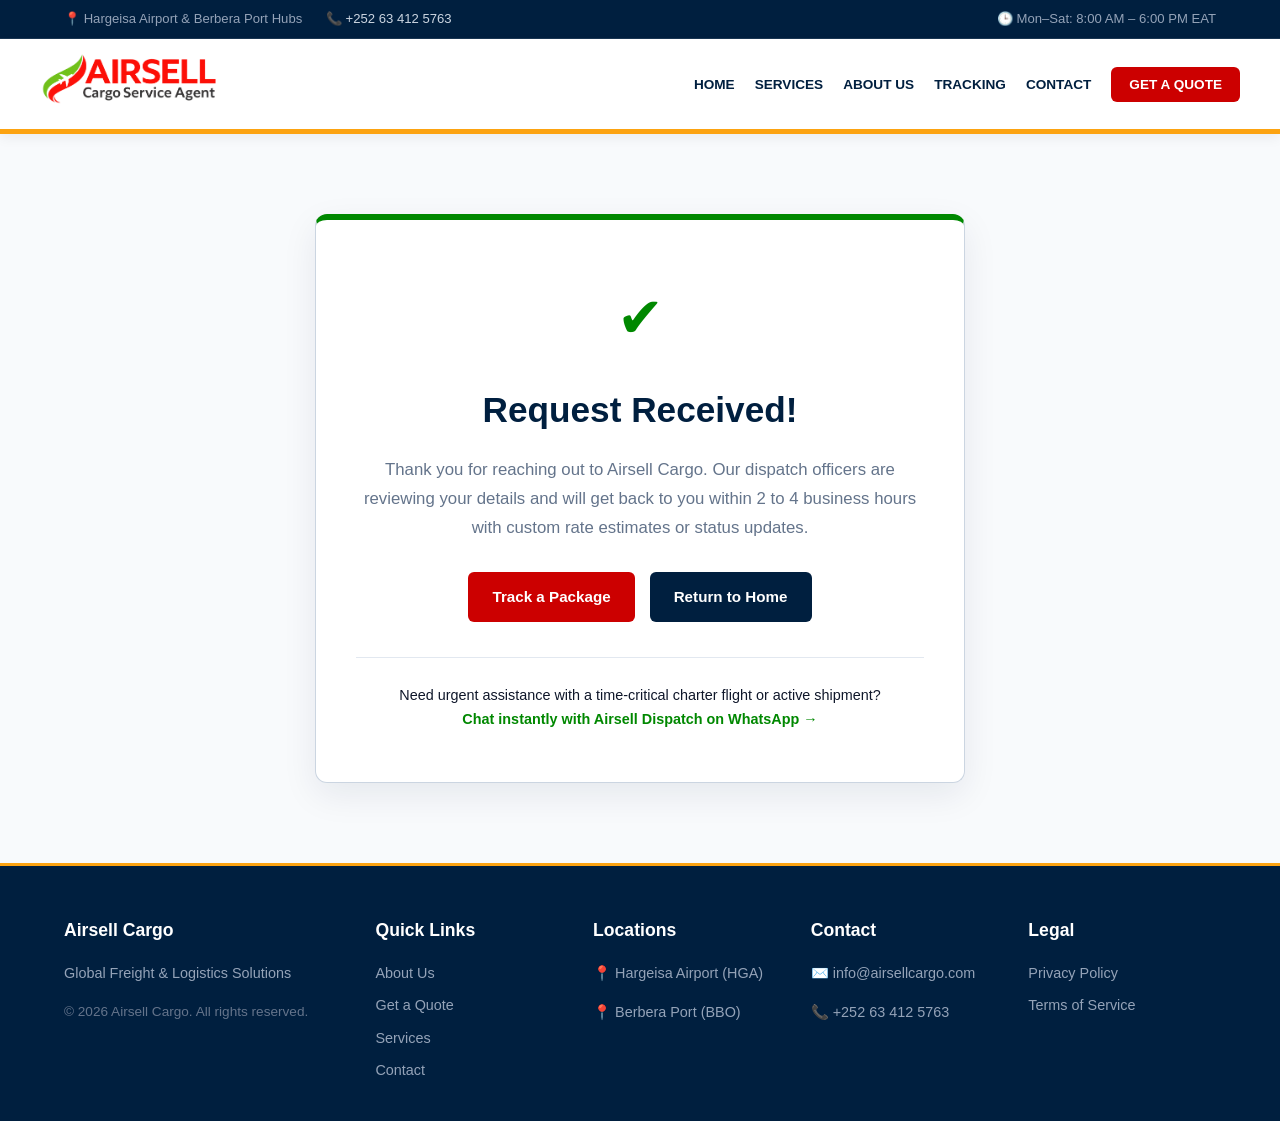
<file: thank.html>
<!DOCTYPE html>
<html lang="en">
<head>
  <meta charset="UTF-8">
  <meta http-equiv="X-UA-Compatible" content="IE=edge">
  <meta name="viewport" content="width=device-width, initial-scale=1.0, maximum-scale=5.0">
  <title>Thank You | Airsell Cargo</title>
  <meta name="description" content="Thank you for contacting Airsell Cargo. Our logistics dispatch team has received your inquiry.">
  
  <style>  
    :root {
      --brand-red: #cc0000;
      --brand-green: #008800;
      --brand-yellow: #fca311;
      --primary-dark: #001f3f;
      --text-dark: #0f172a;
      --text-gray: #64748b;
      --bg-light: #f8fafc;
      --card-shadow: 0 12px 35px rgba(0, 31, 63, 0.08);
      --border-color: #cbd5e1;
    }
    
    * { box-sizing: border-box; }

    body { 
      font-family: 'Segoe UI', Roboto, Arial, sans-serif; 
      margin: 0; 
      background: #ffffff; 
      color: var(--text-dark); 
      line-height: 1.7; 
      display: flex;
      flex-direction: column;
      min-height: 100vh;
    }
    
    .container { 
      max-width: 1200px; 
      margin: auto; 
      padding: 0 24px; 
    }
    
    /* Top Bar */
    .top-bar {
      background: var(--primary-dark);
      color: #94a3b8;
      font-size: 0.82rem;
      padding: 8px 0;
      border-bottom: 1px solid rgba(255, 255, 255, 0.1);
    }

    .top-bar-flex {
      display: flex;
      justify-content: space-between;
      align-items: center;
    }

    .top-bar-info span { margin-right: 20px; }
    .top-bar-info a { color: #cbd5e1; text-decoration: none; }
    .top-bar-info a:hover { color: var(--brand-yellow); }

    /* Header Navigation */
    header { 
      background: #ffffff; 
      border-bottom: 5px solid var(--brand-yellow); 
      box-shadow: 0 4px 12px rgba(0,0,0,0.06); 
      position: sticky;
      top: 0;
      z-index: 1000;
    }
    
    .header-flex { 
      display: flex; 
      justify-content: space-between; 
      align-items: center; 
      padding: 15px 0;
    }
    
    .nav-links { 
      list-style: none; 
      display: flex; 
      align-items: center;
      gap: 20px; 
      margin: 0; 
      padding: 0;
    }
    
    .nav-links a { 
      text-decoration: none; 
      color: var(--primary-dark); 
      font-weight: 600; 
      text-transform: uppercase; 
      font-size: 0.85rem; 
      transition: color 0.3s ease; 
    }
    
    .nav-links a:hover { 
      color: var(--brand-red); 
    }

    .btn-nav-cta {
      background: var(--brand-red);
      color: #ffffff !important;
      padding: 10px 18px;
      border-radius: 6px;
      font-weight: 700 !important;
    }

    /* Main Thank You Content */
    main {
      flex: 1;
      padding: 80px 0;
      background: var(--bg-light);
      display: flex;
      align-items: center;
    }

    .thank-card {
      background: #ffffff;
      border-radius: 12px;
      box-shadow: var(--card-shadow);
      padding: 50px 40px;
      text-align: center;
      max-width: 650px;
      margin: 0 auto;
      border: 1px solid var(--border-color);
      border-top: 6px solid var(--brand-green);
    }

    .thank-icon {
      font-size: 3.5rem;
      color: var(--brand-green);
      margin-bottom: 15px;
    }

    .thank-card h1 {
      color: var(--primary-dark);
      font-size: 2.2rem;
      margin-top: 0;
      margin-bottom: 15px;
    }

    .thank-card p {
      color: var(--text-gray);
      font-size: 1.05rem;
      margin-bottom: 30px;
    }

    .action-buttons {
      display: flex;
      justify-content: center;
      gap: 15px;
      flex-wrap: wrap;
    }

    .btn-action-primary {
      background: var(--brand-red);
      color: #ffffff;
      text-decoration: none;
      padding: 12px 24px;
      border-radius: 6px;
      font-weight: 700;
      font-size: 0.95rem;
      transition: background 0.3s;
    }

    .btn-action-primary:hover {
      background: var(--primary-dark);
    }

    .btn-action-secondary {
      background: var(--primary-dark);
      color: #ffffff;
      text-decoration: none;
      padding: 12px 24px;
      border-radius: 6px;
      font-weight: 700;
      font-size: 0.95rem;
      transition: background 0.3s;
    }

    .btn-action-secondary:hover {
      background: var(--brand-red);
    }

    /* Urgent Notice Box */
    .urgent-box {
      margin-top: 35px;
      padding-top: 25px;
      border-top: 1px solid #e2e8f0;
      font-size: 0.9rem;
      color: var(--text-dark);
    }

    .urgent-box a {
      color: var(--brand-green);
      font-weight: 700;
      text-decoration: none;
    }

    /* Footer */
    .site-footer { 
      background: var(--primary-dark); 
      color: #ffffff; 
      padding: 50px 0 30px; 
      font-size: 0.9rem;
      border-top: 3px solid var(--brand-yellow);
    }

    .footer-grid { 
      display: grid; 
      grid-template-columns: 1.5fr repeat(4, 1fr); 
      gap: 30px; 
    }

    .footer-col h4 {
      color: var(--brand-yellow);
      margin-top: 0;
      margin-bottom: 15px;
      font-size: 1.1rem;
    }

    .footer-col ul { list-style: none; padding: 0; margin: 0; }
    .footer-col li { margin-bottom: 8px; }
    .footer-col a { color: #94a3b8; text-decoration: none; transition: color 0.3s ease; }
    .footer-col a:hover { color: #ffffff; }

    @media (max-width: 768px) {
      .footer-grid { grid-template-columns: 1fr; gap: 25px; }
      .top-bar { display: none; }
      .action-buttons { flex-direction: column; }
    }
  </style>
</head>
<body>

<!-- Top Navigation Bar -->
<div class="top-bar">
  <div class="container top-bar-flex">
    <div class="top-bar-info">
      <span>📍 Hargeisa Airport & Berbera Port Hubs</span>
      <span>📞 <a href="tel:+252634125763">+252 63 412 5763</a></span>
    </div>
    <div>
      <span>🕒 Mon–Sat: 8:00 AM – 6:00 PM EAT</span>
    </div>
  </div>
</div>

<!-- Header Navigation -->
<header>
  <div class="container header-flex">
    <div class="logo">
      <a href="index.html">
        <img src="logo.png" alt="Airsell Cargo" width="180">
      </a>
    </div>
    
    <nav aria-label="Main Navigation">
      <ul class="nav-links">
        <li><a href="index.html">Home</a></li>
        <li><a href="services.html">Services</a></li>
        <li><a href="about.html">About Us</a></li>
        <li><a href="tracking.html">Tracking</a></li>
        <li><a href="contact.html">Contact</a></li>
        <li><a href="quote.html" class="btn-nav-cta">Get a Quote</a></li>
      </ul>
    </nav>
  </div>
</header>

<!-- Main Thank You Section -->
<main>
  <div class="container">
    <div class="thank-card">
      <div class="thank-icon">✔</div>
      <h1>Request Received!</h1>
      <p>Thank you for reaching out to Airsell Cargo. Our dispatch officers are reviewing your details and will get back to you within 2 to 4 business hours with custom rate estimates or status updates.</p>
      
      <div class="action-buttons">
        <a href="tracking.html" class="btn-action-primary">Track a Package</a>
        <a href="index.html" class="btn-action-secondary">Return to Home</a>
      </div>

      <div class="urgent-box">
        Need urgent assistance with a time-critical charter flight or active shipment? <br>
        <a href="https://wa.me/252634125763" target="_blank" rel="noopener">Chat instantly with Airsell Dispatch on WhatsApp →</a>
      </div>
    </div>
  </div>
</main>

<!-- Footer Section -->
<footer class="site-footer">
  <div class="container footer-grid">
    <div class="footer-col">
      <h4 style="color: #ffffff;">Airsell Cargo</h4>
      <p style="color: #94a3b8;">Global Freight & Logistics Solutions</p>
      <p style="color: #64748b; font-size: 0.85rem;">© 2026 Airsell Cargo. All rights reserved.</p>
    </div>

    <div class="footer-col">
      <h4 style="color: #ffffff;">Quick Links</h4>
      <ul>
        <li><a href="about.html">About Us</a></li>
        <li><a href="quote.html">Get a Quote</a></li>
        <li><a href="services.html">Services</a></li>
        <li><a href="contact.html">Contact</a></li>
      </ul>
    </div>

    <div class="footer-col">
      <h4 style="color: #ffffff;">Locations</h4>
      <p style="color: #94a3b8; margin-bottom: 6px;">📍 Hargeisa Airport (HGA)</p>
      <p style="color: #94a3b8;">📍 Berbera Port (BBO)</p>
    </div>

    <div class="footer-col">
      <h4 style="color: #ffffff;">Contact</h4>
      <p style="color: #94a3b8; margin-bottom: 6px;">✉️ info@airsellcargo.com</p>
      <p style="color: #94a3b8;">📞 +252 63 412 5763</p>
    </div>

    <div class="footer-col">
      <h4 style="color: #ffffff;">Legal</h4>
      <ul>
        <li><a href="privacy.html">Privacy Policy</a></li>
        <li><a href="terms.html">Terms of Service</a></li>
      </ul>
    </div>
  </div>
</footer>

</body>
</html>
</file>
<file: Airsell-web-pages/style.css>
/* ==========================================================================
   1. CROSS-BROWSER RESET & GLOBAL SETTINGS
   ========================================================================== */
* {
    margin: 0;
    padding: 0;
    -webkit-box-sizing: border-box; /* Safari/Chrome */
    -moz-box-sizing: border-box;    /* Firefox */
    box-sizing: border-box;         /* Standard */
    -webkit-font-smoothing: antialiased;
    -moz-osx-font-smoothing: grayscale;
}

:root {
    --brand-red: #dc3545;    /* Air Cargo / Urgency */
    --brand-yellow: #ffc107; /* Navigation Highlights */
    --brand-green: #28a745;  /* Sea Cargo / Success / Tracking */
    --primary-dark: #1e293b; /* Deep Navy Blue for Airsell Cargo */
    --light-bg: #f8fafc;
    --text-dark: #1e293b;
    --white: #ffffff;
    --card-shadow: 0 10px 25px rgba(0, 0, 0, 0.1);
}

html, body {
    width: 100%;
    overflow-x: hidden; /* Prevents shaking on mobile Safari/Firefox */
    background-color: var(--light-bg);
    color: var(--text-dark);
    line-height: 1.6;
    /* Uses the best font available on the user's specific system */
    font-family: 'Segoe UI', system-ui, -apple-system, BlinkMacSystemFont, sans-serif;
}

.container {
    max-width: 1200px;
    margin: 0 auto;
    padding: 0 20px;
    width: 100%;
}

/* =========================================
   2. HEADER & NAVIGATION
   ========================================= */
header {
    background: var(--primary-dark);
    padding: 1rem 0;
    position: -webkit-sticky; /* Safari Support */
    position: sticky;
    top: 0;
    z-index: 1000;
    border-bottom: 4px solid var(--brand-yellow);
}

.header-flex {
    display: -webkit-box;
    display: -ms-flexbox;
    display: flex;
    -webkit-box-pack: justify;
    -ms-flex-pack: justify;
    justify-content: space-between;
    -webkit-box-align: center;
    -ms-flex-align: center;
    align-items: center;
}

nav ul {
    display: -webkit-box;
    display: -ms-flexbox;
    display: flex;
    list-style: none;
    gap: 32px;
}

nav ul li a {
    color: white;
    text-decoration: none;
    font-weight: 600;
    -webkit-transition: 0.3s;
    transition: 0.3s;
}

nav ul li a:hover, 
nav ul li a.active {
    color: var(--brand-yellow);
}

.logo {
    font-size: 1.6rem;
    font-weight: 800;
    color: white;
}

.brand-red { color: var(--brand-red); }
.brand-green { color: var(--brand-green); }

/* =========================================
   3. HERO & SERVICE CARDS
   ========================================= */
.services-hero {
    background: var(--primary-dark);
    padding: 80px 0;
    color: white;
    text-align: center;
}

.services-grid {
    display: -ms-grid;
    display: grid;
    /* Grid support for Safari and Firefox */
    grid-template-columns: repeat(auto-fit, minmax(300px, 1fr));
    gap: 30px;
    margin-top: 40px;
}

.service-card {
    background: var(--white);
    padding: 40px;
    border-radius: 16px;
    box-shadow: var(--card-shadow);
    text-align: center;
    border-top: 6px solid transparent;
    -webkit-transition: -webkit-transform 0.3s ease;
    transition: transform 0.3s ease;
}

.service-card:hover {
    -webkit-transform: translateY(-5px);
    transform: translateY(-5px);
}

.service-card:nth-child(1) { border-top-color: var(--brand-red); }
.service-card:nth-child(2) { border-top-color: var(--brand-yellow); }
.service-card:nth-child(3) { border-top-color: var(--brand-green); }

/* =========================================
   4. TRACKING RESULTS STYLING
   ========================================= */
.tracking-result-card {
    background: white;
    border-radius: 12px;
    padding: 30px;
    max-width: 600px;
    margin: 40px auto;
    box-shadow: var(--card-shadow);
    border-left: 8px solid var(--brand-green);
}

.status-step {
    padding: 10px 0 10px 20px;
    border-left: 2px solid #e2e8f0;
    margin-left: 10px;
    color: #94a3b8;
}

.status-step.completed {
    border-left-color: var(--brand-green);
    color: var(--text-dark);
}

/* =========================================
   5. CONTACT & FORMS
   ========================================= */
.contact-wrapper {
    display: -ms-grid;
    display: grid;
    grid-template-columns: 1.5fr 1fr;
    gap: 50px;
    margin-top: 40px;
}

/* Form inputs styling for all browsers */
input[type="text"], input[type="email"], textarea {
    width: 100%;
    padding: 14px;
    margin: 10px 0;
    border: 1px solid #ddd;
    border-radius: 8px;
    font-size: 1rem;
    -webkit-appearance: none; /* Removes Safari default inner shadow */
}

.btn-primary {
    background: var(--brand-green);
    color: white;
    padding: 14px 28px;
    border: none;
    border-radius: 8px;
    font-weight: 700;
    cursor: pointer;
    -webkit-transition: 0.3s;
    transition: 0.3s;
}

.btn-primary:hover {
    background: var(--brand-red);
}

/* =========================================
   6. RESPONSIVENESS (Universal Mobile)
   ========================================= */
@media (max-width: 768px) {
    .header-flex {
        flex-direction: column;
        gap: 15px;
    }
    
    nav ul {
        gap: 15px;
    }
    
    .contact-wrapper {
        grid-template-columns: 1fr;
    }

    .services-grid {
        grid-template-columns: 1fr;
    }
}

/* =========================================
   7. FOOTER
   ========================================= */
footer {
    background: var(--primary-dark);
    color: white;
    padding: 60px 0 20px;
    border-top: 4px solid var(--brand-green);
    margin-top: 80px;
}

.footer-grid {
    display: grid;
    grid-template-columns: repeat(auto-fit, minmax(250px, 1fr));
    gap: 40px;
}

.footer-bottom {
    text-align: center;
    padding-top: 20px;
    margin-top: 40px;
    border-top: 1px solid #334155;
    color: #94a3b8;
    font-size: 0.85rem;
}
</file>
<file: style.css>
/* ==========================================================================
   1. MODERN RESET & DESIGN TOKENS
   ========================================================================== */
*, *::before, *::after {
    box-sizing: border-box;
    margin: 0;
    padding: 0;
}

:root {
    /* Brand Colors */
    --brand-blue-light: #004e92;
    --brand-blue-dark: #000428;
    --brand-red: #dc3545;
    --brand-yellow: #ffc107;
    --brand-green: #28a745;
    --brand-purple: #6f42c1;
    --brand-orange: #fd7e14;
    --primary-dark: #1e293b;
    
    /* Neutral Palette */
    --light-bg: #f8fafc;
    --text-main: #1e293b;
    --text-muted: #64748b;
    --white: #ffffff;
    
    /* UI Elements */
    --card-shadow: 0 10px 25px rgba(0, 0, 0, 0.08);
    --radius: 12px;
    --transition: 0.3s cubic-bezier(0.4, 0, 0.2, 1);
}

html {
    scroll-behavior: smooth;
}

body {
    width: 100%;
    overflow-x: hidden;
    background-color: var(--light-bg);
    color: var(--text-main);
    line-height: 1.6;
    font-family: 'Segoe UI', system-ui, -apple-system, sans-serif;
    -webkit-font-smoothing: antialiased;
}

.container {
    max-width: 1200px;
    margin-inline: auto;
    padding-inline: 1.5rem;
}

/* =========================================
   2. HEADER & NAVIGATION
   ========================================= */
header {
    background: var(--white);
    top: 0;
    z-index: 1000;
    border-bottom: 4px solid var(--brand-yellow);
    box-shadow: 0 4px 12px rgba(0,0,0,0.15);
}

.header-flex {
    display: flex;
    justify-content: space-between;
    align-items: center;
    padding: 10px 0;
}

.logo img {
    transition: transform var(--transition);
    display: block;
}

.logo img:hover {
    transform: scale(1.03);
}

.nav-links {
    display: flex;
    list-style: none;
    gap: 30px;
}

.nav-links a {
    color: var(--brand-red);
    text-decoration: none;
    font-weight: 500;
    font-size: 0.95rem;
    padding: 10px 5px;
    position: relative;
    transition: color var(--transition);
}

.nav-links a:hover {
    color: var(--brand-yellow);
}

.nav-links a.active {
    color: var(--brand-yellow);
}

.nav-links a.active::after {
    content: '';
    position: absolute;
    bottom: 0;
    left: 0;
    width: 100%;
    height: 2px;
    background: var(--brand-yellow);
}

/* =========================================
   3. HERO SECTION
   ========================================= */
.services-hero {
    background: linear-gradient(135deg, var(--brand-blue-light), var(--brand-blue-dark));
    padding-block: 5rem;
    color: var(--white);
    text-align: center;
}

.services-hero h1 {
    font-size: 2.5rem;
    margin-bottom: 1rem;
    font-weight: 700;
}

.services-hero p {
    font-size: 1rem;
    max-width: 600px;
    margin: 0 auto 2rem;
    opacity: 0.85;
}

.cta-btn {
    display: inline-block;
    background: var(--brand-yellow);
    color: var(--brand-blue-dark);
    padding: 12px 30px;
    border-radius: 50px;
    text-decoration: none;
    font-weight: 700;
    transition: all var(--transition);
    box-shadow: 0 4px 15px rgba(255, 193, 7, 0.3);
}

.cta-btn:hover {
    transform: translateY(-2px);
    box-shadow: 0 6px 20px rgba(255, 193, 7, 0.4);
}

/* =========================================
   4. WELCOME & INFO SECTION
   ========================================= */
.welcome-section {
    padding: 80px 0;
    background: var(--white);
    text-align: center;
}

.welcome-section h2 {
    color: var(--brand-blue-light);
    margin-bottom: 20px;
    font-size: 2.25rem;
    font-weight: 700;
}

.welcome-section p {
    font-size: 1.05rem;
    max-width: 900px;
    margin: 0 auto;
    color: var(--text-muted);
    line-height: 1.8;
}

/* =========================================
   5. SERVICES SECTION & CARDS
   ========================================= */
.services-section {
    padding: 60px 0;
}

.section-title {
    text-align: center;
    color: var(--brand-blue-light);
    font-size: 2rem;
    margin-bottom: 50px;
    font-weight: 700;
}

.services-grid {
    display: grid;
    grid-template-columns: repeat(auto-fit, minmax(20rem, 1fr));
    gap: 2rem;
    padding-bottom: 2rem;
}

.service-card {
    background: var(--white);
    padding: 2.5rem;
    border-radius: var(--radius);
    box-shadow: var(--card-shadow);
    transition: all var(--transition);
    border-top: 5px solid transparent;
    display: flex;
    flex-direction: column;
}

.service-card:hover {
    transform: translateY(-10px);
    box-shadow: 0 15px 35px rgba(0,0,0,0.12);
}

.service-icon {
    font-size: 2.5rem;
    margin-bottom: 15px;
}

.service-card h3 {
    color: var(--text-main);
    margin-bottom: 15px;
    font-size: 1.3rem;
    font-weight: 700;
}

.service-list {
    list-style: none;
    margin-bottom: 15px;
    flex-grow: 1;
}

.service-list li {
    padding: 6px 0;
    color: var(--text-muted);
    font-size: 0.95rem;
    display: flex;
    align-items: center;
}

.service-list li::before {
    content: '→';
    color: var(--brand-yellow);
    font-weight: bold;
    margin-right: 10px;
}

.service-card p {
    color: var(--text-muted);
    font-size: 0.95rem;
    line-height: 1.6;
}

/* Service Card Colors */
.service-card.red { border-top-color: var(--brand-red); }
.service-card.yellow { border-top-color: var(--brand-yellow); }
.service-card.green { border-top-color: var(--brand-green); }
.service-card.blue { border-top-color: var(--brand-blue-light); }
.service-card.purple { border-top-color: var(--brand-purple); }
.service-card.orange { border-top-color: var(--brand-orange); }

/* =========================================
   6. COMPLIANCE & STANDARDS SECTION
   ========================================= */
.compliance-section {
    background: var(--light-bg);
    padding: 60px 0;
}

.compliance-section h2 {
    text-align: center;
    color: var(--brand-blue-light);
    font-size: 2rem;
    margin-bottom: 50px;
    font-weight: 700;
}

.standards-grid {
    display: grid;
    grid-template-columns: repeat(auto-fit, minmax(14rem, 1fr));
    gap: 2rem;
}

.standard-badge {
    background: var(--white);
    padding: 2rem;
    border-radius: var(--radius);
    text-align: center;
    box-shadow: var(--card-shadow);
    transition: all var(--transition);
}

.standard-badge:hover {
    transform: translateY(-5px);
    box-shadow: 0 12px 30px rgba(0,0,0,0.1);
}

.badge-icon {
    font-size: 2rem;
    color: var(--brand-green);
    margin-bottom: 10px;
    font-weight: bold;
}

.standard-badge h4 {
    color: var(--brand-blue-light);
    margin-bottom: 10px;
    font-size: 1.1rem;
}

.standard-badge p {
    color: var(--text-muted);
    font-size: 0.9rem;
    line-height: 1.6;
}

/* =========================================
   7. CALL TO ACTION
   ========================================= */
.cta {
    background: linear-gradient(135deg, var(--brand-blue-light), var(--brand-blue-dark));
    color: var(--white);
    padding: 80px 0;
    text-align: center;
}

.cta h2 {
    font-size: 2.2rem;
    margin-bottom: 1rem;
    font-weight: 800;
}

.cta p {
    font-size: 1.1rem;
    margin-bottom: 2rem;
    opacity: 0.95;
}

.cta .btn-primary {
    display: inline-block;
    background: var(--brand-yellow);
    color: var(--brand-blue-dark);
    border-radius: 50px;
    padding: 12px 40px;
    text-decoration: none;
    font-weight: 800;
    font-size: 1rem;
    transition: all var(--transition);
    box-shadow: 0 4px 15px rgba(255, 193, 7, 0.3);
}

.cta .btn-primary:hover {
    transform: translateY(-2px);
    box-shadow: 0 6px 20px rgba(255, 193, 7, 0.4);
}

/* =========================================
   8. FOOTER
   ========================================= */
footer {
    background: var(--primary-dark);
    color: var(--white);
    padding: 60px 0 30px;
}

.footer-row {
    display: flex;
    justify-content: space-between;
    gap: 50px;
    margin-bottom: 40px;
}

.footer-column {
    flex: 1;
}

.footer-column h4 {
    color: var(--brand-yellow);
    margin-bottom: 20px;
    font-size: 1.1rem;
    letter-spacing: 0.5px;
    font-weight: 700;
}

.footer-links {
    list-style: none;
}

.footer-links li {
    margin-bottom: 10px;
}

.footer-links a {
    color: #94a3b8;
    text-decoration: none;
    font-size: 0.95rem;
    transition: color var(--transition);
}

.footer-links a:hover {
    color: var(--brand-yellow);
}

.whatsapp-btn {
    display: inline-flex;
    align-items: center;
    gap: 8px;
    background: #25D366;
    color: white;
    padding: 8px 15px;
    border-radius: 6px;
    text-decoration: none;
    font-weight: 600;
    font-size: 0.9rem;
    transition: all var(--transition);
}

.whatsapp-btn:hover {
    background: #20ba5a;
    transform: translateY(-2px);
}

.footer-bottom {
    text-align: left;
}

/* =========================================
   9. RESPONSIVENESS
   ========================================= */
@media (max-width: 992px) {
    .footer-row {
        flex-wrap: wrap;
        gap: 30px;
    }
    
    .footer-column {
        flex: 0 1 calc(50% - 15px);
    }
    
    .services-hero h1 {
        font-size: 2rem;
    }
}

@media (max-width: 768px) {
    .header-flex {
        flex-direction: column;
        gap: 1rem;
        padding: 15px 0;
    }
    
    .nav-links {
        gap: 15px;
        flex-wrap: wrap;
        justify-content: center;
        font-size: 0.85rem;
    }
    
    .footer-row {
        flex-direction: column;
        text-align: center;
        gap: 30px;
    }
    
    .footer-column {
        flex: 1;
    }
    
    .welcome-section h2 {
        font-size: 1.8rem;
    }
    
    .services-hero h1 {
        font-size: 1.6rem;
    }
    
    .services-hero p {
        font-size: 1rem;
    }
    
    .section-title {
        font-size: 1.6rem;
    }
    
    .services-grid {
        grid-template-columns: 1fr;
        gap: 1.5rem;
    }
    
    .standards-grid {
        grid-template-columns: 1fr;
    }
}

@media (max-width: 480px) {
    .container {
        padding-inline: 1rem;
    }
    
    .services-hero {
        padding-block: 2rem;
    }
    
    .services-hero h1 {
        font-size: 1.4rem;
    }
    
    .nav-links {
        gap: 10px;
        font-size: 0.8rem;
    }
    
    .section-title {
        font-size: 1.4rem;
        margin-bottom: 30px;
    }
    
    .cta h2 {
        font-size: 1.6rem;
    }
}
</file>
